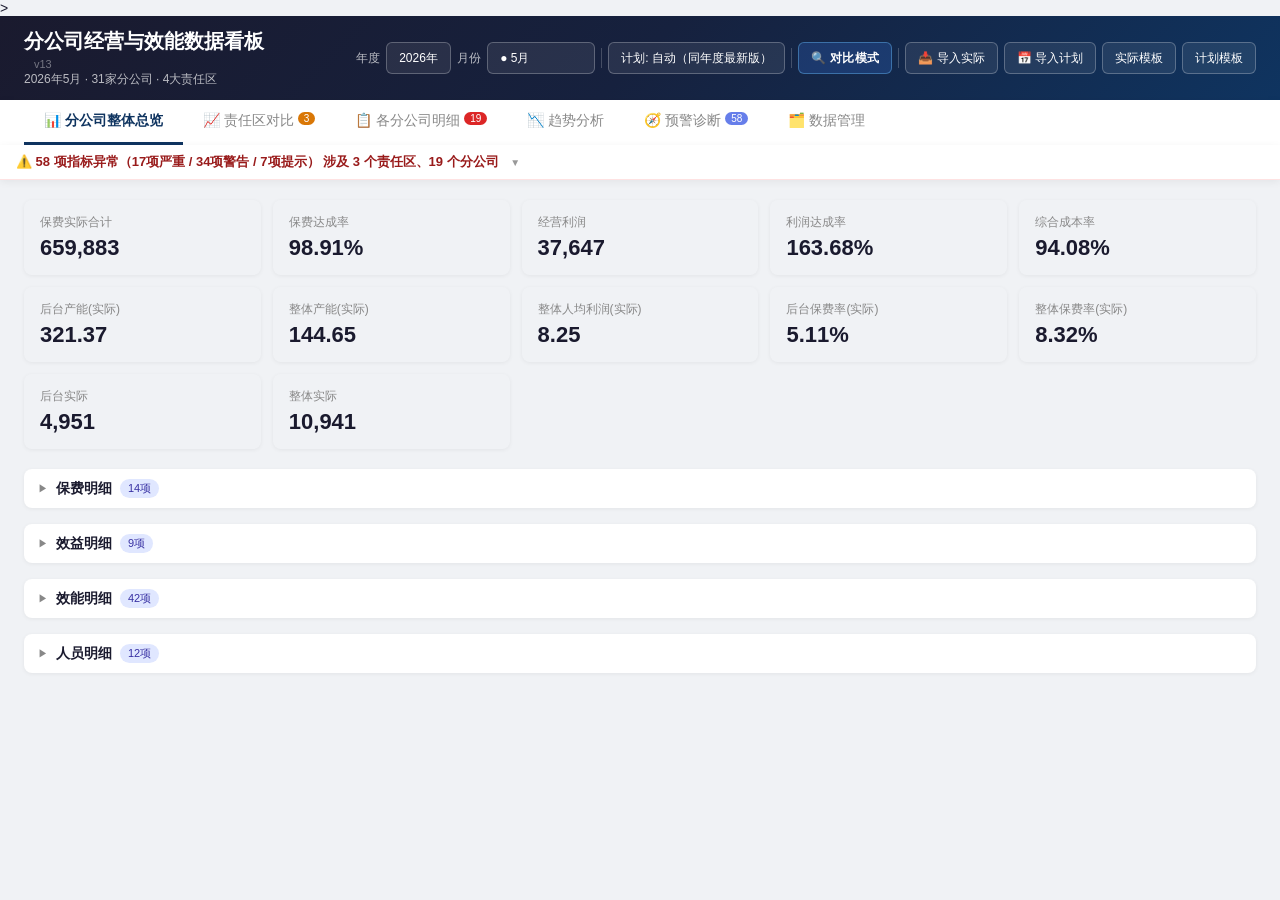
<file: index.html>
<!DOCTYPE html>
<html lang="zh-CN">
<head>
<meta charset="UTF-8"><meta http-equiv="Cache-Control" content="no-cache, no-store, must-revalidate"><meta http-equiv="Pragma" content="no-cache"><meta http-equiv="Expires" content="0"><meta name="viewport" content="width=device-width,initial-scale=1.0">
>
<title>分公司经营与效能数据看板 - 2026年4月</title>
<link rel="icon" href="data:,">
<link rel="stylesheet" href="dashboard-diagnosis.css?v=20260714-ai-retired">
<link rel="stylesheet" href="dashboard-publish.css?v=20260623">
<link rel="stylesheet" href="pages/unlock.css?v=20260623">
<script src="chart.umd.min.js"></script>
<script src="xlsx.full.min.js"></script>
<style>
:root{--bg:#f0f2f5;--card:#fff;--text:#1a1a2e;--muted:#888;--blue:#3b82f6;--green:#10b981;--red:#ef4444;--purple:#8b5cf6;--amber:#f59e0b}
*{margin:0;padding:0;box-sizing:border-box}
body{font-family:-apple-system,BlinkMacSystemFont,'PingFang SC','Microsoft YaHei',sans-serif;background:var(--bg);color:var(--text);font-size:14px}
.header{background:linear-gradient(135deg,#1a1a2e,#16213e,#0f3460);color:#fff;padding:12px 24px;display:flex;justify-content:space-between;align-items:center;flex-wrap:wrap;gap:8px}
.header h1{font-size:20px;font-weight:600}
.header .sub{font-size:12px;opacity:.7}
/* ── Toolbar System ── */
.toolbar{display:flex;align-items:center;gap:6px;flex-wrap:wrap;line-height:1}
.toolbar__group{display:inline-flex;align-items:center;gap:6px}
.toolbar__sep{width:1px;height:20px;background:rgba(255,255,255,.2);flex-shrink:0}
.toolbar label{font-size:12px;color:rgba(255,255,255,.7);white-space:nowrap}
/* Unified control: same height for button/a/label/select */
.toolbar button,
.toolbar .btn-file,
.toolbar .btn-dl,
.toolbar select{
  height:32px;
  padding:0 12px;
  border:1px solid rgba(255,255,255,.25);
  border-radius:6px;
  background:rgba(255,255,255,.08);
  color:#fff;
  font-size:12px;
  cursor:pointer;
  transition:background .15s,border-color .15s;
  display:inline-flex;
  align-items:center;
  justify-content:center;
  white-space:nowrap;
  line-height:1;
  text-decoration:none;
  box-sizing:border-box;
  font-family:inherit;
  appearance:none;
  -webkit-appearance:none
}
.toolbar button:hover,
.toolbar .btn-file:hover,
.toolbar .btn-dl:hover{
  background:rgba(255,255,255,.18);
  border-color:rgba(255,255,255,.4)
}
.toolbar select:hover{background:rgba(255,255,255,.2);border-color:rgba(255,255,255,.4)}
.toolbar select option{color:#1a1a2e;background:#fff}
/* Compare button accent */
#btnCompare{
  background:rgba(59,130,246,.22);
  border-color:rgba(99,179,237,.45);
  font-weight:600;
  letter-spacing:.3px
}
#btnCompare:hover{background:rgba(59,130,246,.35);border-color:rgba(147,197,253,.6)}
.toolbar input[type=file]{display:none}
.nav{display:flex;background:var(--card);padding:0 24px;box-shadow:0 2px 8px rgba(0,0,0,.06)}
.nav button{padding:12px 20px;border:none;background:none;font-size:14px;cursor:pointer;color:var(--muted);border-bottom:3px solid transparent}
.nav button:hover{color:var(--text)}
.nav button.active{color:#0f3460;border-bottom-color:#0f3460;font-weight:600}
.main{padding:20px 24px;max-width:1600px;margin:0 auto}
.tab{display:none}.tab.active{display:block;animation:fadeIn .25s ease}
@keyframes fadeIn{from{opacity:0;transform:translateY(4px)}to{opacity:1;transform:translateY(0)}}

.kpi-row{display:grid;grid-template-columns:repeat(auto-fill,minmax(200px,1fr));gap:12px;margin-bottom:20px}
.kpi-card{background:var(--card);border-radius:8px;padding:14px 16px;box-shadow:0 1px 4px rgba(0,0,0,.06);border-left:4px solid var(--blue)}
.kpi-card.c-green{border-left-color:var(--green)}.kpi-card.c-red{border-left-color:var(--red)}.kpi-card.c-purple{border-left-color:var(--purple)}.kpi-card.c-amber{border-left-color:var(--amber)}
.kpi-card .kl{font-size:12px;color:var(--muted);margin-bottom:4px}
.kpi-card .kv{font-size:22px;font-weight:700}

.section{margin-bottom:16px}
.sec-header{display:flex;align-items:center;gap:8px;padding:10px 14px;background:var(--card);border-radius:8px;cursor:pointer;box-shadow:0 1px 4px rgba(0,0,0,.06);user-select:none}
.sec-header:hover{background:#f8f9ff}
.sec-header .arrow{transition:.2s;font-size:10px;color:var(--muted)}
.sec-header.open .arrow{transform:rotate(90deg)}
h4.open .arrow{transform:rotate(90deg)}
.sec-header h3{font-size:14px;font-weight:600}
.sec-header .badge{font-size:11px;background:#e0e7ff;color:#3730a3;padding:2px 8px;border-radius:10px}
.sec-body{display:none;padding:12px 0}
.sec-body.open{display:block}
.sec-group{margin-bottom:10px}

.tbl-wrap{overflow-x:auto;background:var(--card);border-radius:8px;box-shadow:0 1px 4px rgba(0,0,0,.06);margin-bottom:12px;max-height:70vh;overflow-y:auto;background-image:linear-gradient(to right,var(--card) 30%,transparent),linear-gradient(to left,var(--card) 30%,transparent),radial-gradient(farthest-side at 0 50%,rgba(0,0,0,.12),transparent),radial-gradient(farthest-side at 100% 50%,rgba(0,0,0,.12),transparent);background-position:0 0,100% 0,0 0,100% 0;background-repeat:no-repeat;background-size:40px 100%,40px 100%,14px 100%,14px 100%;background-attachment:local,local,scroll,scroll}
.tbl-wrap table th{position:sticky;top:0;z-index:9;background:#f0f4ff}
.tbl-wrap table th:nth-child(1){left:0;z-index:8}
.tbl-wrap table td:nth-child(1){position:sticky;left:0;z-index:4;background:var(--card)}
.tbl-wrap tr:nth-child(even) td{background:#fafafa}
.tbl-wrap tr:nth-child(even) td:nth-child(1){background:#fafafa}
.tbl-wrap tr:nth-child(even) td:nth-child(2){background:#fafafa}
.tbl-wrap tr:nth-child(even) td:nth-child(3){background:#fafafa}
.tbl-wrap tr:hover td{background:#f0f4ff}
.tbl-wrap tr:hover td:nth-child(1){background:#f0f4ff}
.tbl-wrap tr:hover td:nth-child(2){background:#f0f4ff}
.tbl-wrap tr:hover td:nth-child(3){background:#f0f4ff}
table{width:100%;border-collapse:separate;border-spacing:0;font-size:12px}
th{text-align:left;padding:8px 10px;background:#f8f9fa;color:var(--muted);font-weight:600;border-bottom:2px solid #e5e7eb;white-space:nowrap}
td{padding:7px 10px;border-bottom:1px solid #f0f0f0;white-space:nowrap}
tr:hover td{background:#f8f9ff}
.num{text-align:right;font-variant-numeric:tabular-nums}
.hi-green{color:var(--green);font-weight:600}
.hi-red{color:var(--red);font-weight:600}
/* 责任区核心指标表 & 分公司明细表 & 分公司详情表 — 统一黑色字体 */
#branches-table .hi-green,#branches-table .hi-red,#regions-key-table .hi-green,#regions-key-table .hi-red,#branch-detail-view .hi-green,#branch-detail-view .hi-red{color:#1a1a2e!important;font-weight:400}
.computed{color:var(--muted);font-size:11px}

.chart-grid{display:grid;grid-template-columns:1fr 1fr;gap:16px;margin-bottom:12px}
.chart-grid.compare-mode{grid-template-columns:1fr;max-width:900px}
.chart-grid.compare-mode .chart-wrap{min-height:340px}
.chart-card{background:var(--card);border-radius:8px;padding:14px;box-shadow:0 1px 4px rgba(0,0,0,.06)}
.chart-card h4{font-size:12px;margin-bottom:10px;color:var(--muted);font-weight:600}
.chart-wrap{position:relative;min-height:260px}

.region-grid{display:grid;grid-template-columns:repeat(4,1fr);gap:12px;margin-bottom:16px}
.region-card{background:var(--card);border-radius:8px;padding:14px;box-shadow:0 1px 4px rgba(0,0,0,.06)}
.region-card h4{font-size:13px;margin-bottom:10px;padding-bottom:8px;border-bottom:2px solid var(--blue)}
.region-card .metric{display:flex;justify-content:space-between;padding:4px 0;font-size:12px;border-bottom:1px solid #f5f5f5}
.region-card .metric .mv{font-weight:600}

.search-bar{display:flex;gap:8px;margin-bottom:16px;align-items:center}
.search-bar input,.search-bar select{padding:6px 12px;border:1px solid #d1d5db;border-radius:6px;font-size:13px}
.search-bar input{width:200px}

.more-toggle{display:flex;align-items:center;gap:6px;padding:8px 0;cursor:pointer;color:var(--muted);font-size:12px;user-select:none}
.more-toggle:hover{color:var(--blue)}
.more-toggle .mt-arrow{transition:.2s;font-size:10px}
.more-toggle.open .mt-arrow{transform:rotate(90deg)}
.more-body{display:none}
.more-body.open{display:block}
.branch-charts{display:grid;grid-template-columns:repeat(auto-fit,minmax(320px,1fr));gap:14px}
.branch-charts .chart-card{background:var(--bg2);border-radius:10px;padding:14px 16px;border:1px solid var(--border);margin-bottom:0!important}
.branch-charts .chart-card h4{font-size:13px;margin:0 0 10px 0;color:var(--text);font-weight:600}
.branch-charts .chart-wrap{background:#fafbfc;border-radius:6px;padding:4px}

@media(max-width:1200px){.chart-grid{grid-template-columns:1fr}}
@media(max-width:1000px){.region-grid{grid-template-columns:repeat(2,1fr)}.kpi-row{grid-template-columns:repeat(3,1fr)}}
@media(max-width:600px){.region-grid{grid-template-columns:1fr}.kpi-row{grid-template-columns:repeat(2,1fr)}}

.month-bar{display:flex;align-items:center;gap:8px}
.month-bar select{padding:4px 10px;border:1px solid rgba(255,255,255,.3);border-radius:6px;background:rgba(255,255,255,.1);color:#fff;font-size:13px;cursor:pointer;outline:none}
.month-bar select option{color:#333;background:#fff}
.month-bar .btn-reset{padding:4px 10px;border:1px solid rgba(255,255,255,.15);border-radius:6px;background:transparent;color:rgba(255,255,255,.6);cursor:pointer;font-size:11px}
.month-bar .btn-reset:hover{color:#fff;border-color:rgba(255,255,255,.5)}

.plan-bar{display:flex;align-items:center;gap:6px}
.month-bar select#planSelect{padding:4px 8px;border:1px solid rgba(255,255,255,.2);border-radius:6px;background:rgba(255,255,255,.08);color:rgba(255,255,255,.7);font-size:12px;cursor:pointer;outline:none;max-width:180px}
.month-bar select#planSelect option{color:#333;background:#fff}

.btn-dl{display:inline-flex;align-items:center;justify-content:center;height:34px;padding:0 10px;background:rgba(255,255,255,.12);color:#fff;border:1px solid rgba(255,255,255,.2);border-radius:6px;font-size:12px;text-decoration:none;cursor:pointer;white-space:nowrap;line-height:1}.btn-dl:hover{background:rgba(255,255,255,.2)}

/* Branch Detail */
.breadcrumb{margin-bottom:16px;font-size:13px}
.breadcrumb a{color:var(--primary);cursor:pointer;text-decoration:none}
.breadcrumb a:hover{text-decoration:underline}
.branch-header{display:flex;align-items:center;gap:12px;margin-bottom:20px}
.branch-header h2{margin:0;font-size:22px}
.badge-rank{display:inline-block;padding:2px 8px;border-radius:10px;font-size:12px;font-weight:600}
.badge-rank.top{background:#d4edda;color:#155724}
.badge-rank.mid{background:#fff3cd;color:#856404}
.badge-rank.low{background:#f8d7da;color:#721c24}
.back-btn{display:inline-flex;align-items:center;gap:4px;padding:6px 14px;border:none;border-radius:6px;background:var(--bg2);color:var(--text);cursor:pointer;font-size:13px;margin-bottom:16px}
.back-btn:hover{background:var(--border)}
.kpi-cards{display:grid;grid-template-columns:repeat(auto-fit,minmax(220px,1fr));gap:12px;margin-bottom:20px}
.kpi-card{background:var(--bg2);border-radius:8px;padding:14px 16px;border-left:3px solid var(--primary)}
.kpi-card h4{font-size:12px;color:var(--text2);margin:0 0 8px 0}
.kpi-card .val{font-size:24px;font-weight:700;margin-bottom:4px}
.kpi-card .avg{font-size:12px;color:var(--text2);margin-bottom:6px}
.kpi-card .diff{font-size:12px;margin-bottom:4px}
.kpi-card .rank{font-size:11px;color:var(--text2)}
.diff-up{color:#16a34a}
.diff-down{color:#dc2626}
.rank-bar{display:flex;align-items:center;gap:6px}
.rank-bar .bar-track{flex:1;height:4px;background:var(--border);border-radius:2px;overflow:hidden}
.rank-bar .bar-fill{height:100%;border-radius:2px;transition:width .3s}
.col-rank{width:60px;text-align:center}
.clickable-row{cursor:pointer;transition:background .15s}
.clickable-row:hover{background:rgba(59,130,246,.06)}


.sortable{cursor:pointer;user-select:none;white-space:nowrap}
.sortable:hover{background:rgba(59,130,246,.08)}
.mt-arrow{display:inline-block;font-size:10px;transition:transform .2s}
.more-toggle.open .mt-arrow{transform:rotate(90deg)}


.toast{position:fixed;top:20px;left:50%;transform:translateX(-50%);z-index:10000;padding:10px 24px;border-radius:8px;font-size:13px;font-weight:600;box-shadow:0 4px 20px rgba(0,0,0,.15);animation:toastIn .3s ease,toastOut .3s ease 2.5s forwards;pointer-events:none}
.toast-success{background:#d4edda;color:#155724;border:1px solid #c3e6cb}
.toast-error{background:#f8d7da;color:#721c24;border:1px solid #f5c6cb}
.toast-info{background:#d1ecf1;color:#0c5460;border:1px solid #bee5eb}
@keyframes toastIn{from{opacity:0;transform:translateX(-50%) translateY(-20px)}to{opacity:1;transform:translateX(-50%) translateY(0)}}
@keyframes toastOut{from{opacity:1}to{opacity:0;transform:translateX(-50%) translateY(-10px)}}

/* Data management */
.data-year{margin-bottom:24px}
.data-year h3{font-size:15px;margin-bottom:10px;color:#1a1a2e}
.month-grid{display:grid;grid-template-columns:repeat(12,1fr);gap:8px;margin-bottom:8px}
.month-cell{background:var(--card);border-radius:6px;padding:10px 8px;text-align:center;font-size:11px;box-shadow:0 1px 3px rgba(0,0,0,.04);cursor:default;transition:.15s}
.month-cell.has-data{background:#e8f5e9;border:1px solid #a5d6a7;color:#2e7d32;font-weight:600}
.month-cell.no-data{background:#fafafa;border:1px dashed #e0e0e0;color:#bbb}
.month-cell:hover{transform:translateY(-1px);box-shadow:0 3px 8px rgba(0,0,0,.08)}
.month-cell .mon{font-size:18px;font-weight:700;display:block;margin-bottom:2px}
.month-cell .yr{font-size:10px;opacity:.6}
.plan-list{display:flex;flex-wrap:wrap;gap:8px;margin-bottom:8px}
.plan-card{background:var(--card);border-radius:8px;padding:10px 14px;box-shadow:0 1px 3px rgba(0,0,0,.04);display:flex;align-items:center;gap:10px;font-size:12px}
.plan-card .vers{font-weight:600;color:#0f3460;font-size:14px}
.plan-card .info{color:var(--muted);font-size:11px}
.plan-card .plan-actions{margin-left:auto;display:flex;gap:4px}
.data-section{margin-bottom:20px}
.data-section h4{font-size:13px;color:var(--muted);margin-bottom:8px;text-transform:uppercase;letter-spacing:.5px}
.data-actions{display:flex;gap:8px;margin-top:16px;flex-wrap:wrap}
.btn-sm{padding:4px 10px;font-size:11px;border-radius:4px;border:1px solid #ddd;background:#fff;cursor:pointer;transition:.15s}
.btn-sm:hover{background:#f5f5f5}
.btn-sm.danger{color:#c62828;border-color:#ef9a9a}
.btn-sm.danger:hover{background:#ffebee}
.btn-sm.warn{color:#e65100;border-color:#ffcc80}
.btn-sm.warn:hover{background:#fff3e0}
.data-management-subtab.active{background:#1d4ed8;color:#fff;border-color:#1d4ed8;font-weight:700}
.data-management-subtab.active:hover{background:#1e40af}
.trend-show-btn{padding:6px 16px;border:1px solid #2563eb;border-radius:6px;background:#2563eb;color:#fff;cursor:pointer;font-size:12px;font-weight:600;transition:.15s}
.trend-show-btn:hover{background:#1d4ed8;border-color:#1d4ed8}
.trend-show-btn:focus-visible{outline:2px solid #93c5fd;outline-offset:2px}
.trend-summary{margin-top:12px;padding:12px 14px;border-left:3px solid #2563eb;border-radius:6px;background:#f5f8ff;color:var(--text);font-size:12px;line-height:1.7}
.trend-summary strong{color:#1d4ed8}
.import-time{font-size:10px;color:var(--muted)}

/* KPI card delta badge */
.kpi-delta{font-size:10px;margin-top:4px;padding:2px 6px;border-radius:4px;background:rgba(0,0,0,.04);display:inline-block}
/* Compare column styling */
.cmp-hdr{background:#e8f0fe!important;color:#1e40af;font-weight:600}
.cmp-data{color:#666;background:rgba(59,130,246,.04)}
.cmp-delta{font-variant-numeric:tabular-nums}
/* Overview section row highlight in compare mode */
:root{--cmp-bg:rgba(239,246,255,.5)}
tr:nth-child(even) .cmp-delta{background:rgba(239,246,255,.6)!important}
tr:nth-child(even) .cmp-data{background:rgba(59,130,246,.06)!important}
/* Chart grid in compare mode — increased spacing */
.chart-grid.compare-mode .chart-wrap{min-height:420px;margin-bottom:24px}
.chart-grid.compare-mode .chart-card{padding:14px 18px}
.chart-grid.compare-mode canvas{max-height:380px}
/* Branches table compare column — warm highlight */
td.cmp-delta{transition:background .2s}
.tbl-wrap tbody tr:hover td.cmp-delta{background:#fef3c7!important}
.alert-bar{position:sticky;top:0;z-index:100;background:#fff;border-bottom:1px solid #fee2e2;box-shadow:0 2px 8px rgba(0,0,0,.06)}.alert-bar .alert-summary{padding:8px 16px;color:#991b1b;user-select:none}.alert-bar .alert-detail{padding:0 16px 8px}.alert-bar .alert-toggle{font-size:10px;margin-left:8px;color:#999}.alert-item{transition:background .2s}.alert-item:hover{filter:brightness(.97)}
/* Export tab */
.exp-section{background:var(--card);border-radius:8px;padding:16px 20px;margin-bottom:16px;box-shadow:0 1px 4px rgba(0,0,0,.06)}
.exp-section h3{font-size:14px;color:#1e3a5f;margin-bottom:10px}
.exp-check{display:inline-flex;align-items:center;gap:4px;font-size:12px;padding:3px 8px;border:1px solid #e5e7eb;border-radius:6px;margin:2px 4px 2px 0;cursor:pointer;white-space:nowrap;user-select:none;transition:.15s}
.exp-check:hover{border-color:var(--blue);background:#eff6ff}
.exp-check input[type=checkbox]{accent-color:var(--blue)}
.exp-sel-all{padding:2px 10px;border:1px solid #d1d5db;border-radius:4px;background:#f9fafb;cursor:pointer;font-size:11px;color:#6b7280;margin-right:4px;transition:.15s}
.exp-sel-all:hover{background:#e5e7eb;color:#374151}
.exp-sel-card{padding:1px 8px;font-size:10px;border:1px solid rgba(0,0,0,.12);border-radius:3px;background:rgba(255,255,255,.7);cursor:pointer;transition:.15s}
.exp-sel-card:hover{background:#fff;border-color:rgba(0,0,0,.25)}
.exp-check-card:hover{background:rgba(255,255,255,.6) !important}
.exp-btn-primary{padding:8px 20px;background:var(--blue);color:#fff;border:none;border-radius:6px;cursor:pointer;font-weight:600;transition:.2s}
.exp-btn-primary:hover{filter:brightness(1.1)}
.exp-branch-label{min-width:110px}

/* ========== 移动端适配 ========== */
@media(max-width:768px){
  /* ── Header & Toolbar ── */
  .header{padding:10px 12px;flex-direction:column;align-items:flex-start}
  .header h1{font-size:16px}
  .header .sub{font-size:10px;display:block;margin-top:2px}
  .toolbar{gap:4px}
  .toolbar__group{gap:4px}
  .toolbar button,.toolbar .btn-file,.toolbar .btn-dl,.toolbar select{height:28px;padding:0 8px;font-size:11px;border-radius:4px}
  .toolbar label{font-size:11px}
  .toolbar__sep{height:16px}

  /* ── Compare bar ── */
  #compareBar{flex-wrap:wrap;padding:6px 10px;gap:4px;font-size:11px}
  #compareBar select{padding:2px 6px;font-size:10px}
  #compareBar button{padding:2px 6px;font-size:10px}

  /* ── Navigation ── */
  .nav{padding:0 8px;overflow-x:auto;-webkit-overflow-scrolling:touch}
  .nav button{padding:8px 10px;font-size:11px;white-space:nowrap;flex-shrink:0}

  /* ── Main content ── */
  .main{padding:12px 8px}

  /* ── KPI cards ── */
  .kpi-row{grid-template-columns:1fr 1fr;gap:8px}
  .kpi-card{padding:10px 12px}
  .kpi-card .kv{font-size:18px}
  .kpi-card .kl{font-size:10px}

  /* ── Section headers ── */
  .sec-header{padding:8px 10px}
  .sec-header h3{font-size:12px}

  /* ── Region grid ── */
  .region-grid{grid-template-columns:1fr;gap:8px}
  .region-card{padding:10px 12px}
  .region-card h4{font-size:11px}
  .region-card .metric{font-size:10px}

  /* ── Chart grid ── */
  .chart-grid{grid-template-columns:1fr;gap:10px}
  .chart-card{padding:8px 10px}
  .chart-card h4{font-size:11px}
  .chart-wrap{min-height:200px}
  .chart-grid.compare-mode .chart-wrap{min-height:240px}

  /* ── Branch search ── */
  .search-bar{flex-wrap:wrap;gap:4px}
  .search-bar input{width:100%}
  .search-bar select{font-size:11px;padding:4px 8px}

  /* ── Branch table ── */
  .tbl-wrap{max-height:55vh;font-size:10px}
  .tbl-wrap table{font-size:10px}
  .tbl-wrap th,.tbl-wrap td{padding:5px 6px}
  /* ── Branch detail ── */
  .branch-header{flex-wrap:wrap;gap:6px}
  .branch-header h2{font-size:16px}
  .kpi-cards{grid-template-columns:1fr 1fr;gap:8px}
  .kpi-card .val{font-size:18px}
  .branch-charts{grid-template-columns:1fr}

  /* ── Trend section ── */
  #trend-chart-wrap{height:220px}

  /* ── Data management ── */
  .data-year h3{font-size:13px}
  .month-grid{grid-template-columns:repeat(6,1fr);gap:4px}
  .month-cell{padding:6px 4px;font-size:9px}
  .month-cell .mon{font-size:14px}
  .plan-card{width:100%}

  /* ── Export tab ── */
  .exp-section{padding:10px 12px;margin-bottom:10px}
  .exp-section h3{font-size:12px}
  .exp-check{padding:2px 6px;font-size:10px}
  .exp-sel-all{padding:1px 6px;font-size:9px}
  .exp-btn-primary{padding:6px 14px;font-size:13px;width:100%}

  /* ── Alert bar ── */
  .alert-bar .alert-summary{padding:6px 10px;font-size:11px}
  .alert-bar .alert-detail{padding:0 10px 6px;font-size:10px}

  /* ── Breadcrumb ── */
  .breadcrumb{font-size:11px}

  /* ── Toast ── */
  .toast{font-size:11px;padding:8px 16px}
}

@media(max-width:480px){
  .kpi-row{grid-template-columns:1fr}
  .kpi-cards{grid-template-columns:1fr}
  .month-grid{grid-template-columns:repeat(3,1fr)}
  .nav button{font-size:10px;padding:6px 8px}
  .header h1{font-size:14px}
  .toolbar button,.toolbar .btn-file,.toolbar .btn-dl,.toolbar select{font-size:9px;height:26px;padding:0 6px}
}
.share-banner{display:none;align-items:center;gap:18px;flex-wrap:wrap;padding:10px 24px;background:#eff6ff;border-bottom:1px solid #bfdbfe;color:#1e3a8a;font-size:12px}
.share-banner .share-badge{font-weight:700;background:#2563eb;color:#fff;padding:4px 10px;border-radius:999px}
.share-banner span b{color:#1e40af;margin-left:4px}
.share-empty{max-width:620px;margin:80px auto;padding:40px;text-align:center;background:#fff;border:1px solid #dbeafe;border-radius:14px;box-shadow:0 8px 30px rgba(30,64,175,.08)}
.share-empty-icon{font-size:44px;margin-bottom:12px}.share-empty h2{font-size:20px;margin-bottom:10px}.share-empty p{color:#475569;margin-bottom:8px}.share-empty small{color:#94a3b8}
.share-mode .toolbar [data-share-restricted]{display:none!important}</style>
</head>
<body>
<div class="header">
<div><h1>分公司经营与效能数据看板</h1><span style="font-size:11px;color:rgba(255,255,255,.4);margin-left:10px">v13</span><div class="sub"><span id="monthLabel"></span><span id="headerComparePeriodLabel" style="display:none;font-size:11px;color:rgba(147,197,253,.9);margin-left:6px"></span><span> · 31家分公司 · 4大责任区</span></div></div>

<div class="toolbar"><div class="toolbar__group"><label>年度</label><select id="yearSelect" onchange="setDataYear(this.value)"></select><label>月份</label><select id="dataMonth" onchange="setDataMonth(this.value)"><option value="1">1月</option><option value="2">2月</option><option value="3">3月</option><option value="4" selected>4月</option><option value="5">5月</option><option value="6">6月</option><option value="7">7月</option><option value="8">8月</option><option value="9">9月</option><option value="10">10月</option><option value="11">11月</option><option value="12">12月</option></select></div><span class="toolbar__sep"></span><div class="toolbar__group"><select id="planSelect" onchange="switchPlan(this.value)" title="选择计划版本"><option value="auto" selected>计划: 自动</option></select></div><span class="toolbar__sep"></span><div class="toolbar__group"><button id="btnCompare">🔍 对比模式</button></div><span class="toolbar__sep"></span><div class="toolbar__group"><button class="btn" data-share-restricted onclick="document.getElementById('actualFileInput').click()">📥 导入实际</button>
<button class="btn" data-share-restricted onclick="document.getElementById('planFileInput').click()">📅 导入计划</button>
<a href="安效能_实际数据导入模板.xlsx" download class="btn-dl" data-share-restricted>实际模板</a>
<a href="安效能_计划数据导入模板.xlsx" download class="btn-dl" data-share-restricted>计划模板</a>
</div></div>
</div></div>
</div>
<div id="shareBanner" class="share-banner"><span class="share-badge">只读分享</span><span>数据周期 <b id="sharePeriod">—</b></span><span>数据版本 <b id="shareVersion">—</b></span><span>发布时间 <b id="sharePublishedAt">—</b></span><span>分享模式 <b id="shareModeLabel">—</b></span></div>
<div id="statusBar" style="display:none;background:rgba(76,175,80,.2);color:#4caf50;padding:4px 16px;font-size:12px;text-align:center"></div>
<input type="file" id="actualFileInput" data-share-restricted accept=".xlsx,.xls" multiple onchange="toast('正在导入实际数据...','info');importExcel(this)" style="position:absolute;width:1px;height:1px;opacity:0;overflow:hidden">
<input type="file" id="planFileInput" data-share-restricted accept=".xlsx,.xls" multiple onchange="toast('正在导入计划数据...','info');importPlanExcel(this)" style="position:absolute;width:1px;height:1px;opacity:0;overflow:hidden">

<div id="compareBar" style="display:none;background:rgba(59,130,246,.08);border-bottom:1px solid rgba(59,130,246,.15);padding:6px 24px;align-items:center;gap:6px"><span style="font-size:12px;color:rgba(59,130,246,.9);font-weight:600;margin-right:4px">🔍 对比期</span><select id="compareYear" onchange="refreshCompareMonths();setComparePeriod()" style="padding:3px 8px;font-size:12px;border:1px solid rgba(59,130,246,.3);border-radius:4px;background:#fff;margin-right:2px"></select><span style="font-size:12px;color:#666">年</span><select id="compareMonth" onchange="setComparePeriod()" style="padding:3px 8px;font-size:12px;border:1px solid rgba(59,130,246,.3);border-radius:4px;background:#fff"></select><span style="font-size:12px;color:#666">月</span><button class="btn-sm" onclick="quickCompare('prevMonth')" style="margin-left:8px;color:#2563eb;border-color:#93c5fd;font-size:11px;padding:3px 8px">vs 上月</button><button class="btn-sm" onclick="quickCompare('prevYear')" style="color:#7c3aed;border-color:#c4b5fd;font-size:11px;padding:3px 8px">vs 去年同期</button><span id="barComparePeriodLabel" style="font-size:11px;color:rgba(59,130,246,.6);margin-left:6px"></span></div>

<div class="nav">
<button class="active" onclick="switchTab('overview')">📊 分公司整体总览</button>
<button onclick="switchTab('regions')">📈 责任区对比<span id="regions-badge" style="display:none;background:#dc2626;color:#fff;border-radius:10px;padding:1px 6px;font-size:10px;margin-left:4px;vertical-align:top">0</span></button>
<button onclick="switchTab('branches')">📋 各分公司明细<span id="branches-badge" style="display:none;background:#dc2626;color:#fff;border-radius:10px;padding:1px 6px;font-size:10px;margin-left:4px;vertical-align:top">0</span></button>

<button onclick="switchTab('trend')">📉 趋势分析</button>
<button data-share-ai onclick="switchTab('ai')">🧭 预警诊断<span id="ai-badge" style="display:none;background:#667eea;color:#fff;border-radius:10px;padding:1px 6px;font-size:10px;margin-left:4px;vertical-align:top">0</span></button>
<button onclick="switchTab('data-management')">🗂️ 数据管理</button>
</div>
<div id="alert-bar" class="alert-bar" style="display:none"></div>
<style>.alert-detail{max-height:60vh;overflow-y:auto;padding:4px 0}.alert-summary:hover{opacity:.85}
.tbl-wrap td.cmp-col{position:relative;z-index:0}
/* s0/s1/s2/s3 冻结列 — 依赖 table-layout:fixed + JS 动态设宽 */
.tbl-wrap .s0{position:sticky;left:0;z-index:8}
.tbl-wrap .s1{position:sticky;z-index:7}
.tbl-wrap .s2{position:sticky;z-index:7;box-shadow:4px 0 8px rgba(0,0,0,.08)}
</style>
<div class="main">
<div id="tab-overview" class="tab active"><div id="overview-kpi" class="kpi-row"></div><div id="overview-sections"></div></div>
<div id="tab-regions" class="tab"><div id="regions-kpi" class="region-grid"></div><div id="regions-key-table"></div><div id="regions-charts"></div><div id="regions-detail"></div></div>
<div id="tab-data-management" class="tab">
<div class="data-management-subtabs" style="display:flex;gap:8px;flex-wrap:wrap;margin-bottom:14px">
<button class="btn-sm data-management-subtab active" data-dm-tab="report" onclick="switchDataManagementTab('report')">🔎 数据查询</button>
<button class="btn-sm data-management-subtab" data-share-restricted data-dm-tab="data" onclick="switchDataManagementTab('data')">⚙️ 预警规则</button>
<button class="btn-sm data-management-subtab" data-dm-tab="guide" onclick="switchDataManagementTab('guide')">📖 指标说明</button>
<button class="btn-sm data-management-subtab" data-share-export data-dm-tab="export" onclick="switchDataManagementTab('export')">📥 数据导出（测试）</button>
</div>
<div id="data-management-pane-report" class="data-management-pane active"><div id="tab-report"></div></div>
<div id="data-management-pane-data" class="data-management-pane" data-share-restricted style="display:none"><div id="tab-data"><div id="data-panel"></div></div></div>
<div id="data-management-pane-guide" class="data-management-pane" style="display:none"><div id="tab-guide"></div></div>
<div id="data-management-pane-export" class="data-management-pane" data-share-export style="display:none"><div id="tab-export"></div></div>
</div>
<div id="tab-branches" class="tab">
<div id="branches-list-view"><div class="search-bar"><input type="text" id="branchSearch" placeholder="搜索分公司..." oninput="renderBranches()"><select id="branchGroup" onchange="renderBranches();if(window.App&&App.isCompareMode&&typeof applyCompareMode==='function')applyCompareMode()"><option value="all">全部指标</option><option value="保费">保费类</option><option value="效益">效益类</option><option value="效能">效能类</option><option value="人员">人员类</option></select><select id="branchRegion" onchange="renderBranches();if(window.App&&App.isCompareMode&&typeof applyCompareMode==='function')applyCompareMode()"><option value="all">全部责任区</option><option value="第一责任区">第一责任区</option><option value="第二责任区">第二责任区</option><option value="第三责任区">第三责任区</option><option value="第四责任区">第四责任区</option></select><span class="hint-text" style="font-size:11px;color:var(--text2);margin-left:8px">点击分公司行查看详情与排名</span></div><div id="branches-table" class="tbl-wrap"></div></div>
<div id="branch-detail-view" style="display:none"><button class="back-btn" onclick="hideBranchDetail()">← 返回分公司列表</button><div id="branch-detail-content"></div></div>

</div>
<div id="tab-ai" class="tab"><div id="ai-content"></div></div>
<div id="tab-trend" class="tab"></div>
<div id="tab-report" class="tab"></div>

</div>
<div id="pagesUnlockRoot"></div>
<script src="pages/crypto.js?v=20260623"></script>
<script src="pages/unlock.js?v=20260623"></script>
<script src="dashboard-data.js?v=20260623"></script>
<script src="dashboard-share.js?v=20260623"></script>
<script src="dashboard-config.js?v=20260623"></script>
<script src="dashboard-compute.js?v=20260623"></script>
<script src="dashboard-metric-catalog.js?v=20260715-task2"></script>
<script src="dashboard-metrics.js?v=20260623"></script>
<script src="dashboard-charts.js?v=202606232050"></script>
<script src="dashboard-render.js?v=20260717-warning-rules-v3"></script>
<script src="dashboard-alerts.js?v=20260717-warning-rules-title"></script>
<script src="dashboard-export.js?v=20260623"></script>
<script src="dashboard-publish.js?v=20260623"></script>
<script src="ai-client.js?v=20260626"></script>
<script src="dashboard-ai-engine.js?v=20260627-ai8"></script>
<script src="dashboard-metric-dictionary.js?v=20260710-search-v2"></script>
<script src="dashboard-query-intent.js?v=20260710-search-v2"></script>
<script src="dashboard-search.js?v=20260714-data-query"></script>
<script src="dashboard-report.js?v=20260714-data-query"></script>
<script src="dashboard-ai.js?v=20260717-warning-diagnosis-label"></script>
<script src="dashboard-diagnosis-index.js?v=20260708-step1"></script>
<script src="dashboard-agent.js?v=20260623"></script>
<script src="dashboard-diagnosis.js?v=20260714-ai-retired"></script>
<script src="dashboard-remediation.js?v=20260623"></script>
<script src="dashboard-trend.js?v=20260629-annual-dec"></script>
<script src="dashboard-main.js?v=20260717-data-management-tabs"></script>
</body>
</html>
</file>
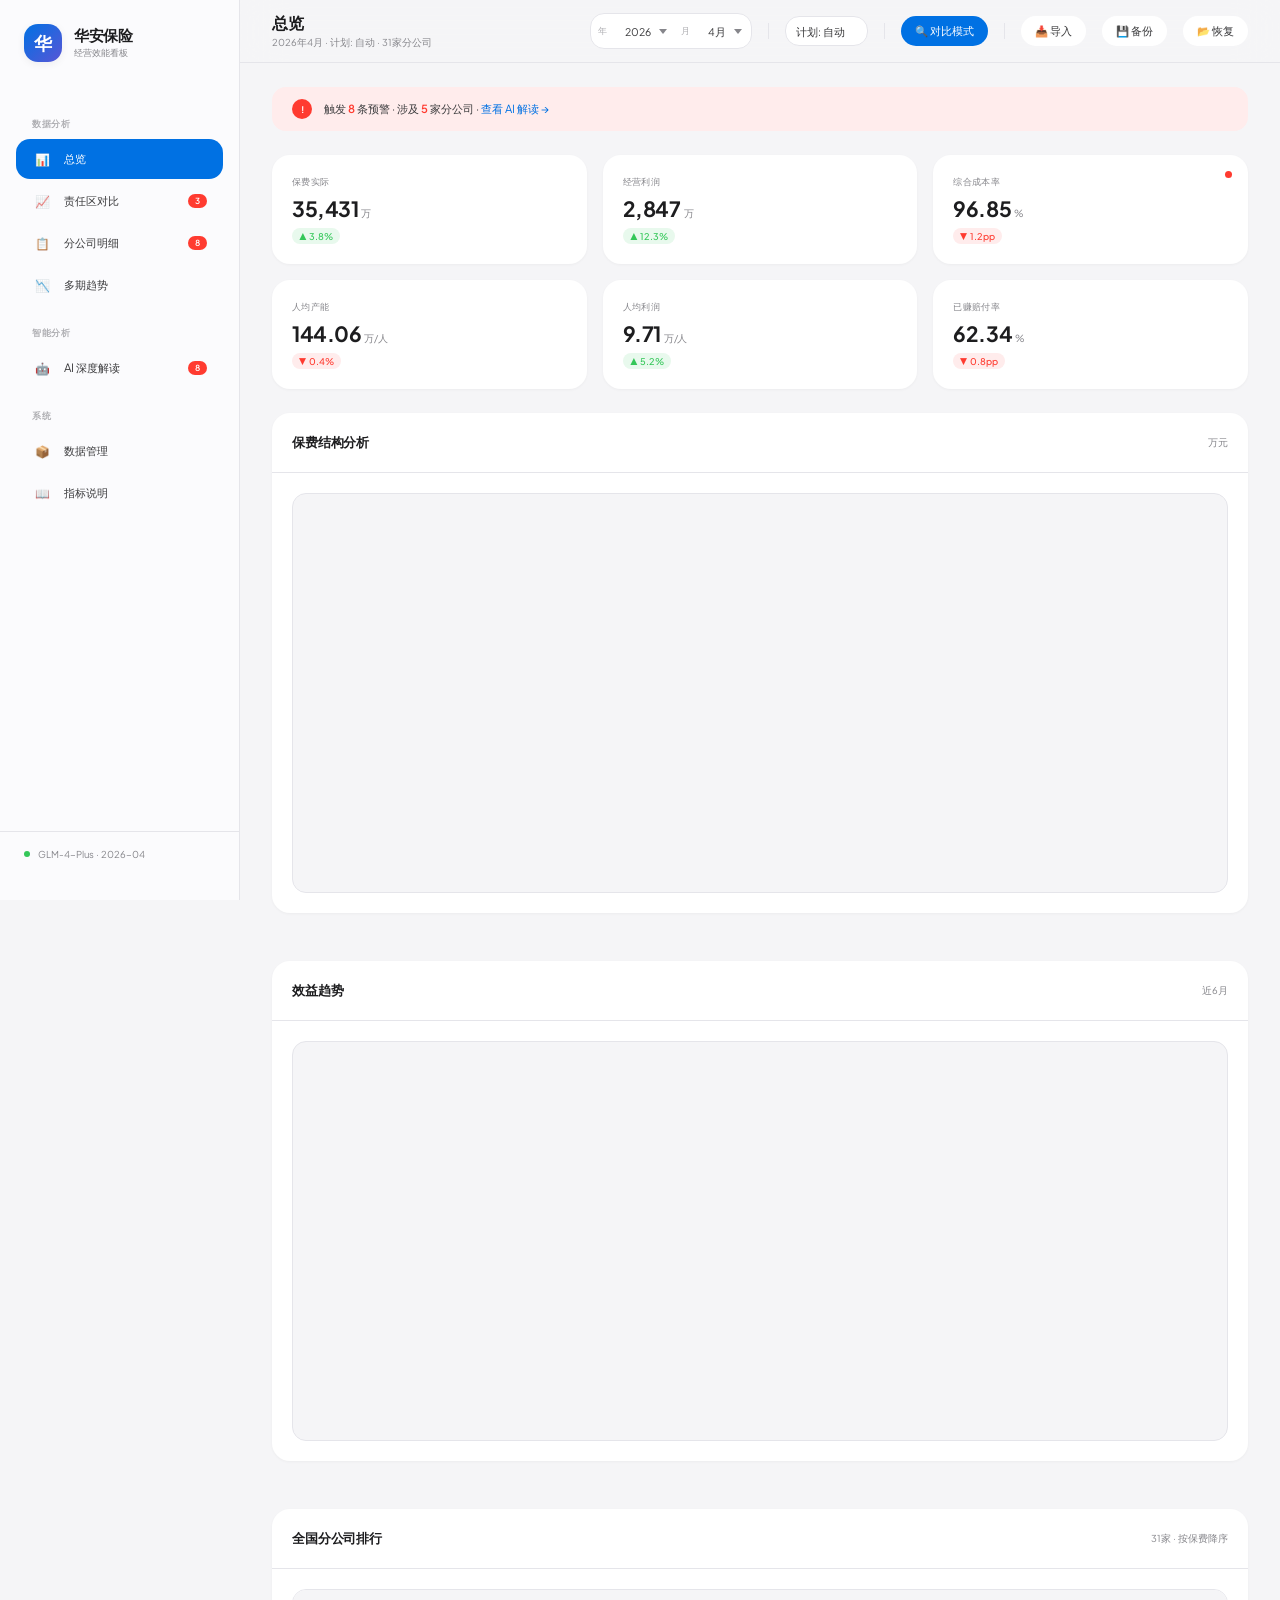
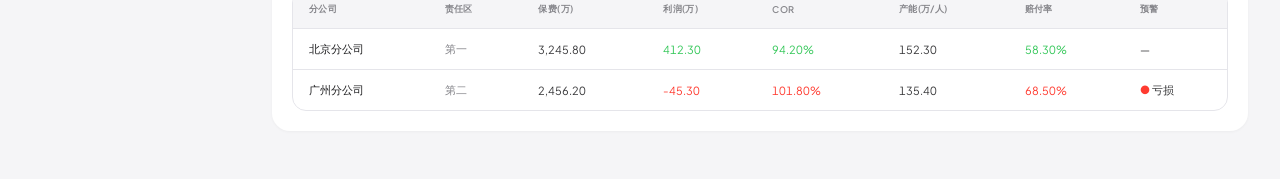
<file: ui_demo_apple.html>
<!DOCTYPE html>
<html lang="zh-CN">
<head>
<meta charset="UTF-8">
<meta name="viewport" content="width=device-width,initial-scale=1.0">
<title>安效能数据看板 — Apple Minimal Demo</title>
<link rel="icon" href="data:,">
<style>
@import url('https://fonts.googleapis.com/css2?family=Plus+Jakarta+Sans:wght@300;400;500;600;700&display=swap');

:root {
  /* ── Apple-inspired Light Palette ── */
  --bg:#f5f5f7;
  --bg-card:#ffffff;
  --bg-card-hover:#fafafa;
  --bg-sidebar:#fbfbfd;
  --bg-hover:#f0f0f3;
  --border:#e5e5ea;
  --border-hi:#d1d1d6;
  --text-0:#1d1d1f;
  --text-1:#3a3a3c;
  --text-2:#86868b;
  --text-3:#aeaeb2;
  /* Accents — Apple system colors */
  --blue:#0071e3;
  --blue-bg:#e8f1fe;
  --green:#34c759;
  --green-bg:#e8f9ed;
  --red:#ff3b30;
  --red-bg:#ffecec;
  --orange:#ff9500;
  --orange-bg:#fff5e6;
  --purple:#af52de;
  --purple-bg:#f5ecfd;
  --teal:#5ac8fa;
  --teal-bg:#e9f8fe;
  --indigo:#5856d6;
  --indigo-bg:#ebeaf9;
  /* Typography */
  --f:'Plus Jakarta Sans',-apple-system,BlinkMacSystemFont,'PingFang SC','Microsoft YaHei',sans-serif;
  /* Spacing */
  --s1:4px;--s2:8px;--s3:12px;--s4:16px;--s5:20px;--s6:24px;--s7:32px;--s8:40px;
  /* Radius — Apple uses generous rounding */
  --r1:6px;--r2:10px;--r3:14px;--r4:18px;--r5:22px;
  /* Shadows — subtle, layered */
  --sh1:0 1px 3px rgba(0,0,0,.04);
  --sh2:0 2px 8px rgba(0,0,0,.06);
  --sh3:0 4px 16px rgba(0,0,0,.08);
  --sh4:0 8px 32px rgba(0,0,0,.1);
}
*,*::before,*::after{box-sizing:border-box;margin:0;padding:0}
html{font-size:14px;-webkit-font-smoothing:antialiased;text-rendering:optimizeLegibility}
body{font-family:var(--f);background:var(--bg);color:var(--text-1);min-height:100vh;overflow-x:hidden}

/* ══ LAYOUT ══ */
.app{display:flex;min-height:100vh}
.sidebar{
  width:240px;flex-shrink:0;position:fixed;top:0;bottom:0;left:0;z-index:50;
  background:var(--bg-sidebar);border-right:1px solid var(--border);
  display:flex;flex-direction:column;padding:var(--s6) 0;
}
.main{flex:1;margin-left:240px;display:flex;flex-direction:column;min-height:100vh}

/* ══ SIDEBAR ══ */
.sb-brand{padding:0 var(--s6) var(--s5);margin-bottom:var(--s4)}
.sb-logo{display:flex;align-items:center;gap:var(--s3)}
.sb-logo-mark{
  width:38px;height:38px;border-radius:var(--r3);
  background:linear-gradient(135deg,var(--blue),var(--indigo));
  display:flex;align-items:center;justify-content:center;
  color:#fff;font-size:18px;font-weight:600;
  box-shadow:var(--sh2);
}
.sb-logo-text{font-size:1.05rem;font-weight:600;color:var(--text-0);letter-spacing:-.02em}
.sb-logo-sub{font-size:.65rem;color:var(--text-2);margin-top:1px}
.sb-nav{flex:1;padding:0 var(--s4);overflow-y:auto}
.sb-nav::-webkit-scrollbar{width:0}
.sb-label{font-size:.62rem;color:var(--text-3);text-transform:uppercase;letter-spacing:.08em;padding:var(--s5) var(--s4) var(--s2);font-weight:600}
.sb-item{
  display:flex;align-items:center;gap:var(--s3);padding:var(--s3) var(--s4);
  border-radius:var(--r3);color:var(--text-1);font-size:.82rem;cursor:pointer;
  transition:all .2s ease;margin-bottom:2px;font-weight:400;
}
.sb-item:hover{background:var(--bg-hover)}
.sb-item.active{background:var(--blue);color:#fff;font-weight:500}
.sb-item-icon{width:20px;text-align:center;font-size:.85rem;flex-shrink:0}
.sb-badge{margin-left:auto;background:var(--red);color:#fff;border-radius:10px;padding:1px 7px;font-size:.6rem;font-weight:600;line-height:1.4}
.sb-item.active .sb-badge{background:rgba(255,255,255,.3)}
.sb-footer{padding:var(--s4) var(--s6);border-top:1px solid var(--border)}
.sb-status{display:flex;align-items:center;gap:var(--s2);font-size:.68rem;color:var(--text-2)}
.sb-dot{width:6px;height:6px;border-radius:50%;background:var(--green)}

/* ══ TOPBAR ══ */
.topbar{
  background:rgba(245,245,247,.72);backdrop-filter:blur(20px);-webkit-backdrop-filter:blur(20px);
  border-bottom:1px solid var(--border);padding:var(--s3) var(--s7);
  display:flex;align-items:center;gap:var(--s4);position:sticky;top:0;z-index:40;
}
.tb-title{font-size:1.15rem;font-weight:600;color:var(--text-0);letter-spacing:-.02em}
.tb-sub{font-size:.68rem;color:var(--text-2);margin-top:1px}
.tb-spacer{flex:1}
.tb-group{display:inline-flex;align-items:center;gap:var(--s1);padding:3px;background:var(--bg-card);border:1px solid var(--border);border-radius:var(--r3)}
.tb-lbl{font-size:.62rem;color:var(--text-3);padding:0 4px;font-weight:500}
.tb-sel{
  height:28px;padding:0 22px 0 10px;border:none;border-radius:var(--r1);
  background:transparent;color:var(--text-1);font-size:.75rem;cursor:pointer;
  appearance:none;-webkit-appearance:none;font-family:var(--f);
  background-image:url("data:image/svg+xml,%3Csvg xmlns='http://www.w3.org/2000/svg' width='8' height='5' viewBox='0 0 8 5'%3E%3Cpath fill='%2386868b' d='M0 0l4 5 4-5z'/%3E%3C/svg%3E");
  background-repeat:no-repeat;background-position:right 6px center;
}
.tb-sel option{color:var(--text-0)}
.tb-btn{
  height:30px;padding:0 14px;border:none;border-radius:var(--r5);
  background:var(--bg-card);color:var(--text-1);font-size:.75rem;cursor:pointer;
  transition:all .2s ease;display:inline-flex;align-items:center;gap:4px;white-space:nowrap;
  font-family:var(--f);font-weight:400;
}
.tb-btn:hover{background:var(--bg-hover);color:var(--text-0)}
.tb-btn--accent{background:var(--blue);color:#fff;font-weight:500}
.tb-btn--accent:hover{background:#005bb5}
.tb-sep{width:1px;height:16px;background:var(--border)}

/* ══ CONTENT ══ */
.content{padding:var(--s6) var(--s7);flex:1;max-width:1600px;width:100%}
.tab{display:none}
.tab.active{display:block;animation:fadeUp .4s cubic-bezier(.4,0,.2,1)}
@keyframes fadeUp{from{opacity:0;transform:translateY(8px)}to{opacity:1;transform:translateY(0)}}

/* ══ ALERT ══ */
.alert{
  display:flex;align-items:center;gap:var(--s3);padding:var(--s3) var(--s5);margin-bottom:var(--s6);
  background:var(--red-bg);border-radius:var(--r3);font-size:.8rem;
}
.alert-icon{width:20px;height:20px;border-radius:50%;background:var(--red);color:#fff;display:flex;align-items:center;justify-content:center;font-size:.65rem;font-weight:700;flex-shrink:0}
.alert-num{font-weight:600;color:var(--red)}
.alert-link{color:var(--blue);cursor:pointer}
.alert-link:hover{text-decoration:underline}

/* ══ KPI ══ */
.kpi-row{display:grid;grid-template-columns:repeat(6,1fr);gap:var(--s4);margin-bottom:var(--s6)}
.kpi{
  background:var(--bg-card);border-radius:var(--r4);padding:var(--s5);
  position:relative;overflow:hidden;transition:all .3s ease;
  box-shadow:var(--sh1);
}
.kpi:hover{box-shadow:var(--sh3);transform:translateY(-1px)}
.kpi-label{font-size:.66rem;color:var(--text-2);text-transform:uppercase;letter-spacing:.04em;margin-bottom:var(--s2);font-weight:500}
.kpi-val{font-size:1.5rem;font-weight:700;color:var(--text-0);line-height:1.1;letter-spacing:-.02em}
.kpi-unit{font-size:.7rem;color:var(--text-2);margin-left:3px;font-weight:400}
.kpi-chg{display:inline-flex;align-items:center;gap:2px;font-size:.66rem;margin-top:var(--s2);padding:2px 7px;border-radius:var(--r5);font-weight:500}
.kpi-chg--up{background:var(--green-bg);color:var(--green)}
.kpi-chg--down{background:var(--red-bg);color:var(--red)}
.kpi-alert-dot{position:absolute;top:var(--s4);right:var(--s4);width:7px;height:7px;border-radius:50%;background:var(--red)}

/* ══ CARD ══ */
.card{
  background:var(--bg-card);border-radius:var(--r4);margin-bottom:var(--s6);
  overflow:hidden;box-shadow:var(--sh1);transition:box-shadow .3s ease;
}
.card:hover{box-shadow:var(--sh2)}
.card-head{display:flex;align-items:center;justify-content:space-between;padding:var(--s5);border-bottom:1px solid var(--border)}
.card-title{font-size:.95rem;font-weight:600;color:var(--text-0);letter-spacing:-.01em}
.card-meta{font-size:.68rem;color:var(--text-2)}
.card-body{padding:var(--s5)}

/* ══ DUAL ══ */
.dual{display:grid;gap:var(--s6);margin-bottom:var(--s6)}
.dual-1-4{grid-template-columns:1.4fr 1fr}
.dual-1-1{grid-template-columns:1fr 1fr}
.dual-1-2{grid-template-columns:1fr 1.2fr}

/* ══ CHART ══ */
.chart{
  height:300px;border-radius:var(--r3);background:var(--bg);border:1px solid var(--border);
  display:flex;align-items:center;justify-content:center;color:var(--text-3);
  font-size:.8rem;position:relative;
}
.chart-tall{height:400px}

/* ══ TABLE ══ */
.tbl{overflow:auto;border-radius:var(--r3);border:1px solid var(--border);max-height:560px}
.tbl::-webkit-scrollbar{width:6px;height:6px}
.tbl::-webkit-scrollbar-thumb{background:var(--border-hi);border-radius:3px}
table{width:100%;border-collapse:collapse;font-size:.8rem}
thead{background:var(--bg);position:sticky;top:0}
th{padding:var(--s3) var(--s4);text-align:left;font-weight:600;color:var(--text-2);font-size:.66rem;text-transform:uppercase;letter-spacing:.04em;border-bottom:1px solid var(--border);white-space:nowrap}
td{padding:var(--s3) var(--s4);border-bottom:1px solid var(--border);color:var(--text-1);font-variant-numeric:tabular-nums;white-space:nowrap}
tbody tr{transition:background .15s ease}
tbody tr:hover{background:var(--bg)}
tbody tr:last-child td{border-bottom:none}
.td-name{font-weight:500;color:var(--text-0)}
.td-region{color:var(--text-2);font-size:.75rem}
.td-good{color:var(--green)}
.td-bad{color:var(--red)}
.td-warn{color:var(--orange)}

/* ══ AI ══ */
.ai{background:var(--bg-card);border-radius:var(--r4);overflow:hidden;box-shadow:var(--sh1)}
.ai-head{padding:var(--s4) var(--s5);border-bottom:1px solid var(--border);display:flex;align-items:center;gap:var(--s3)}
.ai-icon{width:30px;height:30px;border-radius:var(--r2);background:linear-gradient(135deg,var(--purple),var(--indigo));display:flex;align-items:center;justify-content:center;font-size:.85rem;color:#fff}
.ai-title{font-size:.95rem;font-weight:600;color:var(--text-0)}
.ai-tag{margin-left:auto;font-size:.6rem;padding:2px 8px;border-radius:var(--r5);background:var(--purple-bg);color:var(--purple);font-weight:500}
.ai-chat{padding:var(--s5);min-height:240px;max-height:420px;overflow-y:auto}
.ai-msg{margin-bottom:var(--s4);max-width:82%}
.ai-msg--user{margin-left:auto;text-align:right}
.ai-bubble{display:inline-block;padding:var(--s3) var(--s4);border-radius:var(--r4);font-size:.82rem;line-height:1.7}
.ai-msg--user .ai-bubble{background:var(--blue);color:#fff;border-bottom-right-radius:var(--r1)}
.ai-msg--ai .ai-bubble{background:var(--bg);border:1px solid var(--border);color:var(--text-1);border-bottom-left-radius:var(--r1)}
.ai-input-row{display:flex;gap:var(--s2);padding:var(--s4) var(--s5);border-top:1px solid var(--border)}
.ai-input{flex:1;height:38px;padding:0 var(--s4);background:var(--bg);border:1px solid var(--border);border-radius:var(--r3);color:var(--text-0);font-size:.82rem;font-family:var(--f);outline:none;transition:all .2s ease}
.ai-input:focus{border-color:var(--blue);box-shadow:0 0 0 4px var(--blue-bg)}
.ai-input::placeholder{color:var(--text-3)}
.ai-send{height:38px;padding:0 var(--s6);background:var(--blue);border:none;border-radius:var(--r3);color:#fff;font-size:.8rem;font-weight:500;cursor:pointer;transition:all .2s ease;font-family:var(--f)}
.ai-send:hover{background:#005bb5}

/* ══ FILTERS ══ */
.filters{display:flex;align-items:flex-end;gap:var(--s4);flex-wrap:wrap;margin-bottom:var(--s6)}
.fi{display:flex;flex-direction:column;gap:3px}
.fi-lbl{font-size:.6rem;color:var(--text-3);text-transform:uppercase;letter-spacing:.06em;font-weight:500}
.fi-sel{
  height:34px;padding:0 26px 0 12px;background:var(--bg-card);border:1px solid var(--border);border-radius:var(--r3);
  color:var(--text-0);font-size:.8rem;cursor:pointer;appearance:none;-webkit-appearance:none;min-width:140px;
  background-image:url("data:image/svg+xml,%3Csvg xmlns='http://www.w3.org/2000/svg' width='8' height='5' viewBox='0 0 8 5'%3E%3Cpath fill='%2386868b' d='M0 0l4 5 4-5z'/%3E%3C/svg%3E");
  background-repeat:no-repeat;background-position:right 8px center;font-family:var(--f);
}
.fi-sel:focus{border-color:var(--blue);box-shadow:0 0 0 4px var(--blue-bg);outline:none}

/* ══ DATA ══ */
.data-grid{display:grid;grid-template-columns:repeat(3,1fr);gap:var(--s6)}
.dbox{background:var(--bg-card);border-radius:var(--r4);padding:var(--s5);box-shadow:var(--sh1)}
.dbox-title{font-size:.92rem;font-weight:600;color:var(--text-0);margin-bottom:var(--s2)}
.dbox-desc{font-size:.76rem;color:var(--text-2);line-height:1.6;margin-bottom:var(--s4)}
.btn-a{display:inline-flex;align-items:center;gap:4px;height:34px;padding:0 var(--s4);border:1px solid var(--border);border-radius:var(--r5);background:var(--bg-card);color:var(--text-0);font-size:.76rem;cursor:pointer;transition:all .2s ease;margin-bottom:var(--s2);font-family:var(--f)}
.btn-a:hover{background:var(--bg-hover);border-color:var(--border-hi)}

/* RESPONSIVE */
@media(max-width:1280px){.kpi-row{grid-template-columns:repeat(3,1fr)}.dual-1-4,.dual-1-1,.dual-1-2{grid-template-columns:1fr}.data-grid{grid-template-columns:1fr 1fr}}
@media(max-width:768px){.sidebar{transform:translateX(-100%)}.main{margin-left:0}.kpi-row{grid-template-columns:repeat(2,1fr)}.data-grid{grid-template-columns:1fr}.content{padding:var(--s4)}}
</style>
</head>
<body>
<div class="app">
<aside class="sidebar">
  <div class="sb-brand">
    <div class="sb-logo">
      <div class="sb-logo-mark">华</div>
      <div><div class="sb-logo-text">华安保险</div><div class="sb-logo-sub">经营效能看板</div></div>
    </div>
  </div>
  <nav class="sb-nav">
    <div class="sb-label">数据分析</div>
    <div class="sb-item active" onclick="switchTab('overview')"><span class="sb-item-icon">📊</span> 总览</div>
    <div class="sb-item" onclick="switchTab('regions')"><span class="sb-item-icon">📈</span> 责任区对比<span class="sb-badge">3</span></div>
    <div class="sb-item" onclick="switchTab('branches')"><span class="sb-item-icon">📋</span> 分公司明细<span class="sb-badge">8</span></div>
    <div class="sb-item" onclick="switchTab('trend')"><span class="sb-item-icon">📉</span> 多期趋势</div>
    <div class="sb-label">智能分析</div>
    <div class="sb-item" onclick="switchTab('ai')"><span class="sb-item-icon">🤖</span> AI 深度解读<span class="sb-badge">8</span></div>
    <div class="sb-label">系统</div>
    <div class="sb-item" onclick="switchTab('data')"><span class="sb-item-icon">📦</span> 数据管理</div>
    <div class="sb-item" onclick="switchTab('guide')"><span class="sb-item-icon">📖</span> 指标说明</div>
  </nav>
  <div class="sb-footer"><div class="sb-status"><div class="sb-dot"></div> GLM-4-Plus · 2026-04</div></div>
</aside>

<div class="main">
  <header class="topbar">
    <div><div class="tb-title" id="pageTitle">总览</div><div class="tb-sub">2026年4月 · 计划: 自动 · 31家分公司</div></div>
    <div class="tb-spacer"></div>
    <div class="tb-group"><span class="tb-lbl">年</span><select class="tb-sel"><option>2026</option></select><span class="tb-lbl">月</span><select class="tb-sel"><option>4月</option><option>5月</option></select></div>
    <div class="tb-sep"></div>
    <select class="tb-sel" style="background:var(--bg-card);border:1px solid var(--border);border-radius:var(--r3);padding:0 22px 0 10px;height:30px"><option>计划: 自动</option></select>
    <div class="tb-sep"></div>
    <button class="tb-btn tb-btn--accent">🔍 对比模式</button>
    <div class="tb-sep"></div>
    <button class="tb-btn">📥 导入</button>
    <button class="tb-btn">💾 备份</button>
    <button class="tb-btn">📂 恢复</button>
  </header>

  <div class="content">
    <!-- OVERVIEW -->
    <div id="tab-overview" class="tab active">
      <div class="alert"><div class="alert-icon">!</div><span>触发 <span class="alert-num">8</span> 条预警 · 涉及 <span class="alert-num">5</span> 家分公司 · <span class="alert-link" onclick="switchTab('ai')">查看 AI 解读 →</span></span></div>
      <div class="kpi-row">
        <div class="kpi"><div class="kpi-label">保费实际</div><div class="kpi-val">35,431<span class="kpi-unit">万</span></div><div class="kpi-chg kpi-chg--up">▲ 3.8%</div></div>
        <div class="kpi"><div class="kpi-label">经营利润</div><div class="kpi-val">2,847<span class="kpi-unit">万</span></div><div class="kpi-chg kpi-chg--up">▲ 12.3%</div></div>
        <div class="kpi"><div class="kpi-label">综合成本率</div><div class="kpi-val">96.85<span class="kpi-unit">%</span></div><div class="kpi-chg kpi-chg--down">▼ 1.2pp</div><div class="kpi-alert-dot"></div></div>
        <div class="kpi"><div class="kpi-label">人均产能</div><div class="kpi-val">144.06<span class="kpi-unit">万/人</span></div><div class="kpi-chg kpi-chg--down">▼ 0.4%</div></div>
        <div class="kpi"><div class="kpi-label">人均利润</div><div class="kpi-val">9.71<span class="kpi-unit">万/人</span></div><div class="kpi-chg kpi-chg--up">▲ 5.2%</div></div>
        <div class="kpi"><div class="kpi-label">已赚赔付率</div><div class="kpi-val">62.34<span class="kpi-unit">%</span></div><div class="kpi-chg kpi-chg--down">▼ 0.8pp</div></div>
      </div>
      <div class="dual dual-1-4">
        <div class="card"><div class="card-head"><div class="card-title">保费结构分析</div><div class="card-meta">万元</div></div><div class="card-body"><div class="chart chart-tall"></div></div></div>
        <div class="card"><div class="card-head"><div class="card-title">效益趋势</div><div class="card-meta">近6月</div></div><div class="card-body"><div class="chart chart-tall"></div></div></div>
      </div>
      <div class="card">
        <div class="card-head"><div class="card-title">全国分公司排行</div><div class="card-meta">31家 · 按保费降序</div></div>
        <div class="card-body"><div class="tbl"><table>
          <thead><tr><th>分公司</th><th>责任区</th><th>保费(万)</th><th>利润(万)</th><th>COR</th><th>产能(万/人)</th><th>赔付率</th><th>预警</th></tr></thead>
          <tbody>
            <tr><td class="td-name">北京分公司</td><td class="td-region">第一</td><td>3,245.80</td><td class="td-good">412.30</td><td class="td-good">94.20%</td><td>152.30</td><td class="td-good">58.30%</td><td>—</td></tr>
            <tr><td class="td-name">广州分公司</td><td class="td-region">第二</td><td>2,456.20</td><td class="td-bad">-45.30</td><td class="td-bad">101.80%</td><td>135.40</td><td class="td-bad">68.50%</td><td><span style="color:var(--red)">●</span> 亏损</td></tr>
          </tbody>
        </table></div></div>
      </div>
    </div>

    <!-- REGIONS -->
    <div id="tab-regions" class="tab">
      <div class="kpi-row" style="grid-template-columns:repeat(4,1fr)">
        <div class="kpi"><div class="kpi-label">第一责任区</div><div class="kpi-val">12,450<span class="kpi-unit">万</span></div></div>
        <div class="kpi"><div class="kpi-label">第二责任区</div><div class="kpi-val">8,920<span class="kpi-unit">万</span></div></div>
        <div class="kpi"><div class="kpi-label">第三责任区</div><div class="kpi-val">7,830<span class="kpi-unit">万</span></div></div>
        <div class="kpi"><div class="kpi-label">第四责任区</div><div class="kpi-val">6,230<span class="kpi-unit">万</span></div></div>
      </div>
      <div class="dual dual-1-1">
        <div class="card"><div class="card-head"><div class="card-title">保费对比</div><div class="card-meta">4区</div></div><div class="card-body"><div class="chart chart-tall"></div></div></div>
        <div class="card"><div class="card-head"><div class="card-title">效益对比</div><div class="card-meta">COR</div></div><div class="card-body"><div class="chart chart-tall"></div></div></div>
      </div>
    </div>

    <!-- BRANCHES -->
    <div id="tab-branches" class="tab">
      <div class="card"><div class="card-head"><div class="card-title">分公司明细</div><div class="card-meta">31家</div></div>
        <div class="card-body"><div class="tbl"><table>
          <thead><tr><th>分公司</th><th>责任区</th><th>保费(万)</th><th>利润(万)</th><th>COR</th><th>产能</th><th>预警</th></tr></thead>
          <tbody>
            <tr><td class="td-name">北京分公司</td><td class="td-region">第一</td><td>3,245.80</td><td class="td-good">412.30</td><td class="td-good">94.20%</td><td>152.30</td><td>—</td></tr>
            <tr><td class="td-name">广州分公司</td><td class="td-region">第二</td><td>2,456.20</td><td class="td-bad">-45.30</td><td class="td-bad">101.80%</td><td>135.40</td><td><span style="color:var(--red)">●</span> 亏损</td></tr>
          </tbody>
        </table></div></div>
      </div>
    </div>

    <!-- AI -->
    <div id="tab-ai" class="tab">
      <div class="alert"><div class="alert-icon">!</div><span>规则引擎检出 <span class="alert-num">8</span> 条预警 · AI 深度解读已就绪</span></div>
      <div class="dual dual-1-2">
        <div class="card"><div class="card-head"><div class="card-title">规则预警</div><div class="card-meta">8条</div></div>
          <div class="card-body"><div class="tbl" style="max-height:380px"><table>
            <thead><tr><th>分公司</th><th>指标</th><th>值</th><th>阈值</th><th>级别</th></tr></thead>
            <tbody>
              <tr><td class="td-name">广州</td><td>COR</td><td class="td-bad">101.80%</td><td>≥95%</td><td><span style="color:var(--red)">●红</span></td></tr>
              <tr><td class="td-name">深圳</td><td>COR</td><td class="td-warn">97.50%</td><td>≥95%</td><td><span style="color:var(--orange)">●橙</span></td></tr>
            </tbody>
          </table></div></div>
        </div>
        <div class="ai">
          <div class="ai-head"><div class="ai-icon">🤖</div><div class="ai-title">AI 深度对话</div><div class="ai-tag">GLM-4-Plus</div></div>
          <div class="ai-chat">
            <div class="ai-msg ai-msg--ai"><div class="ai-bubble"><strong>广州分公司 · 深度解读</strong><br><br>COR 101.80% 突破盈亏线，核心矛盾在已赚赔付率 68.50% 显著高于全国 62.34%。<br><br><strong>预判：</strong>6月COR将达104%+，建议核查车险大案。</div></div>
            <div class="ai-msg ai-msg--user"><div class="ai-bubble">广州赔付率恶化的主要原因？</div></div>
            <div class="ai-msg ai-msg--ai"><div class="ai-bubble">车险已赚赔付率从 58.30% 升至 71.20%（+12.9pp）。可能原因：<br>1. 大案集中赔付<br>2. 渠道结构变化<br>3. 核保标准放松</div></div>
          </div>
          <div class="ai-input-row"><input class="ai-input" placeholder="输入问题…"><button class="ai-send">发送</button></div>
        </div>
      </div>
    </div>

    <!-- TREND -->
    <div id="tab-trend" class="tab">
      <div class="filters">
        <div class="fi"><div class="fi-lbl">指标</div><select class="fi-sel"><option>整体人均产能(实际)</option></select></div>
        <div class="fi"><div class="fi-lbl">责任区</div><select class="fi-sel"><option>全国汇总</option></select></div>
        <div class="fi"><div class="fi-lbl">分公司</div><select class="fi-sel"><option>全部汇总</option></select></div>
        <div class="fi"><div class="fi-lbl">时间</div><select class="fi-sel"><option>近6个月</option></select></div>
        <button class="tb-btn tb-btn--accent" style="height:34px">🔍 显示</button>
      </div>
      <div class="card"><div class="card-head"><div class="card-title">整体人均产能 — 近6月趋势</div><div class="card-meta">万元/人</div></div><div class="card-body"><div class="chart chart-tall"></div></div></div>
      <div class="dual dual-1-1">
        <div class="card"><div class="card-head"><div class="card-title">多指标对比</div></div><div class="card-body"><div class="chart"></div></div></div>
        <div class="card"><div class="card-head"><div class="card-title">分公司对比</div></div><div class="card-body"><div class="chart"></div></div></div>
      </div>
    </div>

    <!-- DATA -->
    <div id="tab-data" class="tab">
      <div class="data-grid">
        <div class="dbox"><div class="dbox-title">📥 数据导入</div><div class="dbox-desc">支持 Excel (.xlsx)，自动合并到当前月份。</div><button class="btn-a">📥 导入实际</button><br><button class="btn-a">📅 导入计划</button></div>
        <div class="dbox"><div class="dbox-title">💾 备份恢复</div><div class="dbox-desc">导出 JSON，可跨设备迁移。</div><button class="btn-a">💾 导出备份</button><br><button class="btn-a">📂 恢复备份</button></div>
        <div class="dbox"><div class="dbox-title">🔒 加密分享</div><div class="dbox-desc">一键加密，生成 GitHub Pages 链接。</div><button class="btn-a">🔒 加密分享</button></div>
      </div>
    </div>

    <!-- GUIDE -->
    <div id="tab-guide" class="tab">
      <div class="card"><div class="card-head"><div class="card-title">指标说明</div><div class="card-meta">77项</div></div>
        <div class="card-body"><div class="tbl"><table>
          <thead><tr><th>指标</th><th>分组</th><th>单位</th><th>方向</th><th>说明</th></tr></thead>
          <tbody>
            <tr><td class="td-name">综合成本率</td><td>效益</td><td>%</td><td class="td-bad">↓</td><td>低于100%为盈利</td></tr>
            <tr><td class="td-name">整体人均产能</td><td>效能</td><td>万元/人</td><td class="td-good">↑</td><td>保费/平均人数</td></tr>
          </tbody>
        </table></div></div>
      </div>
    </div>

  </div>
</div>
</div>
<script>
var titles={overview:'总览',regions:'责任区对比',branches:'分公司明细',ai:'AI 深度解读',trend:'多期趋势',data:'数据管理',guide:'指标说明'};
function switchTab(name){
  document.querySelectorAll('.tab').forEach(t=>t.classList.remove('active'));
  document.querySelectorAll('.sb-item').forEach(t=>t.classList.remove('active'));
  document.getElementById('tab-'+name).classList.add('active');
  event.target.closest('.sb-item').classList.add('active');
  document.getElementById('pageTitle').textContent=titles[name]||'';
}
</script>
</body>
</html>
</file>
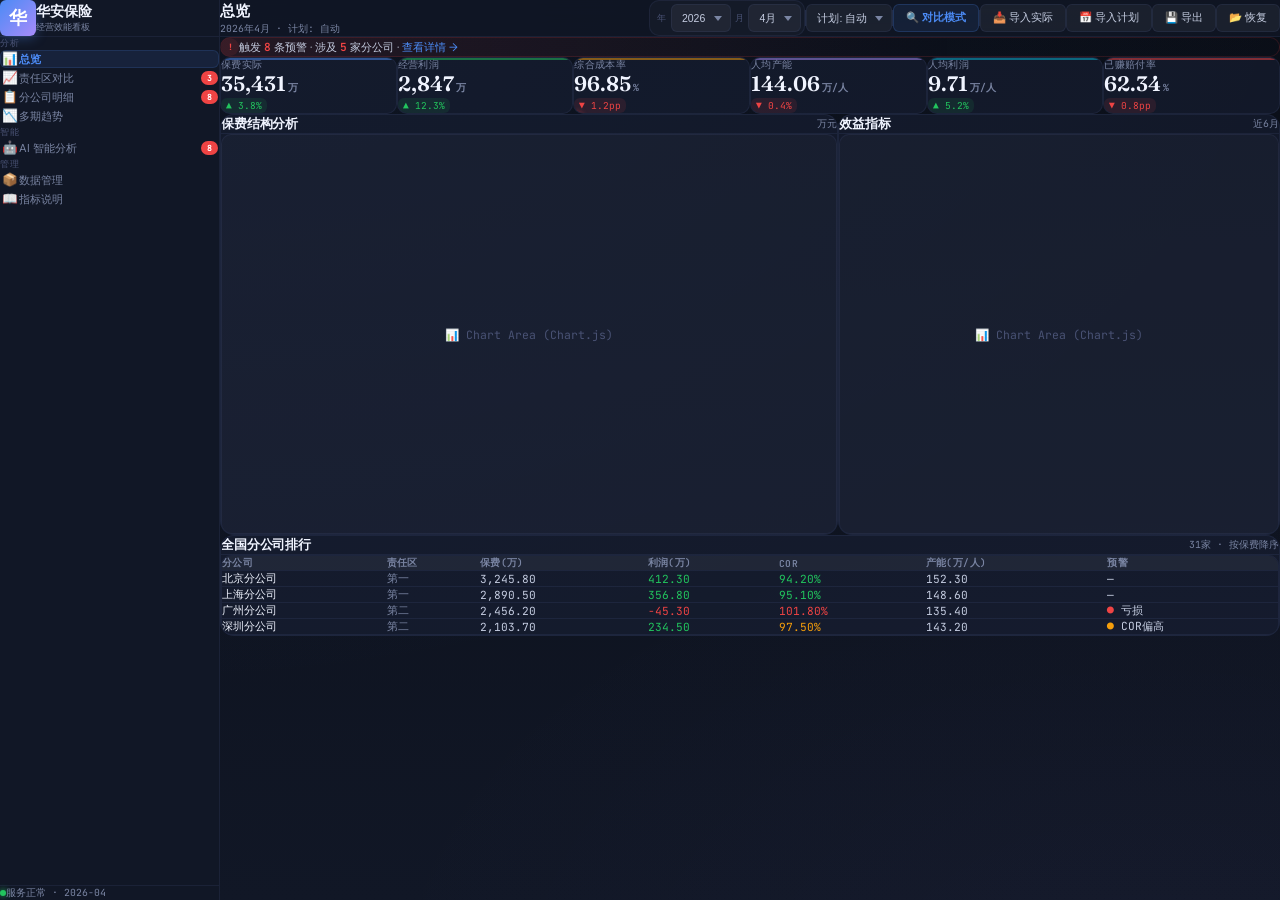
<file: ui_demo_pc.html>
<!DOCTYPE html>
<html lang="zh-CN">
<head>
<meta charset="UTF-8">
<meta name="viewport" content="width=device-width,initial-scale=1.0">
<title>安效能数据看板 — PC UI Demo</title>
<link rel="icon" href="data:,">
<style>
@import url('https://fonts.googleapis.com/css2?family=DM+Sans:wght@400;500;600;700&family=Fraunces:opsz,wght@9..144,500;9..144,600;9..144,700&family=JetBrains+Mono:wght@400;500;600&display=swap');

:root {
  --bg-0:#0a0e17; --bg-1:#111726; --bg-2:#1a2138; --bg-3:#232d4a;
  --surface:rgba(26,33,56,.55); --surface-hover:rgba(35,45,74,.8); --surface-raised:rgba(22,28,46,.95);
  --border:rgba(99,119,182,.12); --border-strong:rgba(99,119,182,.25);
  --glass:rgba(255,255,255,.025); --glass-strong:rgba(255,255,255,.05);
  --text-0:#f0f4ff; --text-1:#c4cce0; --text-2:#7a85a3; --text-3:#4a5375;
  --blue:#4c8bf5; --blue-soft:rgba(76,139,245,.1); --blue-glow:rgba(76,139,245,.35);
  --green:#22c55e; --green-soft:rgba(34,197,94,.1);
  --red:#ef4444; --red-soft:rgba(239,68,68,.1);
  --amber:#f59e0b; --amber-soft:rgba(245,158,11,.1);
  --purple:#a78bfa; --purple-soft:rgba(167,139,250,.1);
  --cyan:#06b6d4; --cyan-soft:rgba(6,182,212,.1);
  --font-display:'Fraunces',Georgia,serif;
  --font-body:'DM Sans',-apple-system,'PingFang SC','Microsoft YaHei',sans-serif;
  --font-mono:'JetBrains Mono','SF Mono',Consolas,monospace;
  --r-sm:6px; --r-md:10px; --r-lg:14px; --r-xl:20px;
  --shadow-sm:0 1px 3px rgba(0,0,0,.3); --shadow-md:0 4px 16px rgba(0,0,0,.4); --shadow-lg:0 8px 32px rgba(0,0,0,.5);
  --t-fast:.15s cubic-bezier(.4,0,.2,1); --t-med:.3s cubic-bezier(.4,0,.2,1);
}
*,*::before,*::after{box-sizing:border-box;margin:0;padding:0}
html{font-size:14px;-webkit-font-smoothing:antialiased}
body{font-family:var(--font-body);background:var(--bg-0);color:var(--text-1);min-height:100vh;overflow-x:hidden}
body::before{content:'';position:fixed;inset:0;background:radial-gradient(ellipse 1200px 800px at 10% -10%,rgba(76,139,245,.05),transparent),radial-gradient(ellipse 800px 500px at 90% 110%,rgba(167,139,250,.03),transparent),linear-gradient(180deg,var(--bg-0),var(--bg-1));pointer-events:none;z-index:-1}

/* ══ LAYOUT: Sidebar + Main ══ */
.app{display:flex;min-height:100vh}
.sidebar{
  width:220px;flex-shrink:0;background:var(--bg-1);border-right:1px solid var(--border);
  display:flex;flex-direction:column;position:fixed;top:0;bottom:0;left:0;z-index:50;
  padding:var(--lg) 0;
}
.sidebar__brand{padding:0 var(--lg) var(--lg);border-bottom:1px solid var(--border);margin-bottom:var(--md)}
.sidebar__logo{display:flex;align-items:center;gap:var(--sm)}
.sidebar__logo-icon{width:36px;height:36px;border-radius:var(--r-sm);background:linear-gradient(135deg,var(--blue),var(--purple));display:flex;align-items:center;justify-content:center;font-family:var(--font-display);font-weight:700;color:#fff;font-size:18px;box-shadow:0 2px 12px var(--blue-glow)}
.sidebar__logo-text{font-family:var(--font-display);font-size:1rem;font-weight:600;color:var(--text-0);line-height:1.3}
.sidebar__logo-sub{font-size:.65rem;color:var(--text-2);font-family:var(--font-mono);margin-top:1px}
.sidebar__nav{flex:1;padding:0 var(--sm)}
.sidebar__section-label{font-size:.62rem;color:var(--text-3);text-transform:uppercase;letter-spacing:.08em;font-family:var(--font-mono);padding:var(--md) var(--md) var(--xs)}
.sidebar__item{
  display:flex;align-items:center;gap:var(--sm);padding:var(--sm) var(--md);border-radius:var(--r-sm);
  color:var(--text-2);font-size:.82rem;cursor:pointer;transition:var(--t-fast);margin-bottom:1px;border:1px solid transparent;
}
.sidebar__item:hover{background:var(--glass);color:var(--text-1)}
.sidebar__item.active{background:var(--blue-soft);color:var(--blue);border-color:rgba(76,139,245,.15);font-weight:600}
.sidebar__item-icon{width:18px;text-align:center;font-size:.9rem;flex-shrink:0}
.sidebar__item-badge{margin-left:auto;background:var(--red);color:#fff;border-radius:10px;padding:1px 6px;font-size:.6rem;font-weight:700;font-family:var(--font-mono)}
.sidebar__footer{padding:var(--md) var(--lg);border-top:1px solid var(--border)}
.sidebar__status{display:flex;align-items:center;gap:var(--xs);font-size:.7rem;color:var(--text-2);font-family:var(--font-mono)}
.sidebar__dot{width:6px;height:6px;border-radius:50%;background:var(--green);box-shadow:0 0 6px var(--green)}

/* ══ MAIN ══ */
.main-area{flex:1;margin-left:220px;display:flex;flex-direction:column;min-height:100vh}

/* ── Top Bar ── */
.topbar{
  background:rgba(17,23,38,.8);backdrop-filter:blur(20px);border-bottom:1px solid var(--border);
  padding:var(--sm) var(--xl);display:flex;align-items:center;gap:var(--md);position:sticky;top:0;z-index:40;
}
.topbar__title{font-family:var(--font-display);font-size:1.1rem;font-weight:600;color:var(--text-0);letter-spacing:-.02em}
.topbar__sub{font-size:.7rem;color:var(--text-2);font-family:var(--font-mono)}
.topbar__spacer{flex:1}
.topbar__group{display:inline-flex;align-items:center;gap:var(--xs);padding:3px;background:var(--glass);border:1px solid var(--border);border-radius:var(--r-md)}
.tb-lbl{font-size:.65rem;color:var(--text-3);padding:0 4px;font-family:var(--font-mono);text-transform:uppercase;letter-spacing:.05em}
.tb-sel{
  height:28px;padding:0 24px 0 10px;border:1px solid var(--border);border-radius:var(--r-sm);
  background:var(--glass-strong);color:var(--text-1);font-size:.75rem;cursor:pointer;appearance:none;-webkit-appearance:none;
  background-image:url("data:image/svg+xml,%3Csvg xmlns='http://www.w3.org/2000/svg' width='8' height='5' viewBox='0 0 8 5'%3E%3Cpath fill='%237a85a3' d='M0 0l4 5 4-5z'/%3E%3C/svg%3E");
  background-repeat:no-repeat;background-position:right 8px center;
}
.tb-sel option{color:var(--text-0);background:var(--bg-2)}
.tb-btn{
  height:28px;padding:0 12px;border:1px solid var(--border);border-radius:var(--r-sm);
  background:var(--glass-strong);color:var(--text-1);font-size:.75rem;cursor:pointer;transition:var(--t-fast);
  display:inline-flex;align-items:center;gap:4px;white-space:nowrap;
}
.tb-btn:hover{background:var(--surface-hover);border-color:var(--border-strong);color:var(--text-0)}
.tb-btn--accent{background:var(--blue-soft);border-color:rgba(76,139,245,.2);color:var(--blue);font-weight:600}
.tb-btn--accent:hover{background:rgba(76,139,245,.18);border-color:var(--blue)}
.tb-sep{width:1px;height:16px;background:var(--border-strong)}

/* ── Content ── */
.content{padding:var(--lg) var(--xl);flex:1;max-width:1600px;width:100%}
.tab{display:none}
.tab.active{display:block;animation:fadeIn .3s ease}
@keyframes fadeIn{from{opacity:0;transform:translateY(6px)}to{opacity:1;transform:translateY(0)}}

/* ══ ALERT BANNER ══ */
.alert-bar{
  display:flex;align-items:center;gap:var(--md);padding:var(--sm) var(--lg);margin-bottom:var(--lg);
  background:linear-gradient(90deg,var(--red-soft),transparent 70%);
  border:1px solid rgba(239,68,68,.15);border-radius:var(--r-md);font-size:.8rem;
}
.alert-bar__dot{width:18px;height:18px;border-radius:50%;background:var(--red-soft);display:flex;align-items:center;justify-content:center;color:var(--red);font-size:.65rem;font-weight:700;flex-shrink:0}
.alert-bar__num{font-family:var(--font-mono);font-weight:600;color:var(--red)}
.alert-bar__link{color:var(--blue);text-decoration:none;cursor:pointer}
.alert-bar__link:hover{text-decoration:underline}

/* ══ KPI GRID — PC宽屏 ══ */
.kpi-row{display:grid;grid-template-columns:repeat(6,1fr);gap:var(--md);margin-bottom:var(--lg)}
.kpi-card{
  background:var(--surface);border:1px solid var(--border);border-radius:var(--r-md);padding:var(--md);
  position:relative;overflow:hidden;transition:var(--t-med);
}
.kpi-card::before{content:'';position:absolute;top:0;left:0;right:0;height:2px;background:var(--accent,var(--blue));opacity:.5}
.kpi-card:hover{border-color:var(--border-strong);transform:translateY(-1px);box-shadow:var(--shadow-md)}
.kpi-card__label{font-size:.68rem;color:var(--text-2);text-transform:uppercase;letter-spacing:.04em;font-family:var(--font-mono);margin-bottom:var(--xs)}
.kpi-card__value{font-family:var(--font-display);font-size:1.5rem;font-weight:600;color:var(--text-0);line-height:1.1}
.kpi-card__unit{font-size:.7rem;color:var(--text-2);font-family:var(--font-mono);margin-left:2px}
.kpi-card__change{display:inline-flex;align-items:center;gap:2px;font-size:.68rem;font-family:var(--font-mono);margin-top:var(--xs);padding:1px 5px;border-radius:var(--r-sm)}
.kpi-card__change--up{background:var(--green-soft);color:var(--green)}
.kpi-card__change--down{background:var(--red-soft);color:var(--red)}
.kpi-card__alert-dot{position:absolute;top:var(--sm);right:var(--sm);width:7px;height:7px;border-radius:50%;background:var(--red);box-shadow:0 0 6px var(--red)}

/* ══ SECTION CARD ══ */
.card{
  background:var(--surface);border:1px solid var(--border);border-radius:var(--r-lg);
  margin-bottom:var(--lg);overflow:hidden;
}
.card__header{display:flex;align-items:center;justify-content:space-between;padding:var(--md) var(--lg);border-bottom:1px solid var(--border)}
.card__title{font-family:var(--font-display);font-size:.95rem;font-weight:600;color:var(--text-0);letter-spacing:-.01em}
.card__meta{font-size:.7rem;color:var(--text-2);font-family:var(--font-mono)}
.card__body{padding:var(--lg)}

/* ══ TWO COLUMN ══ */
.dual-col{display:grid;grid-template-columns:1.4fr 1fr;gap:var(--lg);margin-bottom:var(--lg)}
.dual-col--equal{grid-template-columns:1fr 1fr}

/* ══ CHART AREA ══ */
.chart-area{
  height:320px;border-radius:var(--r-md);background:var(--glass);border:1px solid var(--border);
  display:flex;align-items:center;justify-content:center;color:var(--text-3);font-size:.82rem;font-family:var(--font-mono);
  position:relative;
}
.chart-area--tall{height:400px}
.chart-area::after{content:'📊 Chart Area (Chart.js)'}

/* ══ TABLE ══ */
.tbl-scroll{overflow-x:auto;border-radius:var(--r-md);border:1px solid var(--border)}
table{width:100%;border-collapse:collapse;font-size:.8rem}
thead{background:var(--glass-strong)}
th{padding:var(--sm) var(--md);text-align:left;font-weight:600;color:var(--text-2);font-size:.68rem;text-transform:uppercase;letter-spacing:.04em;font-family:var(--font-mono);border-bottom:1px solid var(--border);white-space:nowrap;position:sticky;top:0}
td{padding:var(--sm) var(--md);border-bottom:1px solid var(--border);color:var(--text-1);font-family:var(--font-mono);font-variant-numeric:tabular-nums}
tbody tr{transition:var(--t-fast)}
tbody tr:hover{background:var(--glass)}
tbody tr:last-child td{border-bottom:none}
.td-name{font-family:var(--font-body);font-weight:500;color:var(--text-0)}
.td-good{color:var(--green)}
.td-bad{color:var(--red)}
.td-warn{color:var(--amber)}
.td-region{color:var(--text-2);font-size:.75rem}

/* ══ AI PANEL ══ */
.ai-panel{background:var(--surface);border:1px solid var(--border);border-radius:var(--r-lg);overflow:hidden}
.ai-panel__head{padding:var(--md) var(--lg);border-bottom:1px solid var(--border);display:flex;align-items:center;gap:var(--sm);background:var(--glass-strong)}
.ai-panel__icon{width:28px;height:28px;border-radius:var(--r-sm);background:linear-gradient(135deg,var(--purple),var(--blue));display:flex;align-items:center;justify-content:center;font-size:.8rem}
.ai-panel__title{font-family:var(--font-display);font-size:.95rem;font-weight:600;color:var(--text-0)}
.ai-panel__tag{margin-left:auto;font-size:.65rem;padding:2px 8px;border-radius:var(--r-sm);background:var(--purple-soft);color:var(--purple);font-family:var(--font-mono)}
.ai-chat{padding:var(--lg);min-height:240px;max-height:400px;overflow-y:auto}
.ai-msg{margin-bottom:var(--md);max-width:80%}
.ai-msg--user{margin-left:auto;text-align:right}
.ai-msg__bubble{display:inline-block;padding:var(--sm) var(--md);border-radius:var(--r-lg);font-size:.82rem;line-height:1.7}
.ai-msg--user .ai-msg__bubble{background:var(--blue);color:#fff;border-bottom-right-radius:4px}
.ai-msg--ai .ai-msg__bubble{background:var(--glass-strong);border:1px solid var(--border);color:var(--text-1);border-bottom-left-radius:4px}
.ai-input-row{display:flex;gap:var(--sm);padding:var(--md) var(--lg);border-top:1px solid var(--border)}
.ai-input{flex:1;height:36px;padding:0 var(--md);background:var(--glass-strong);border:1px solid var(--border);border-radius:var(--r-md);color:var(--text-0);font-size:.82rem;font-family:var(--font-body);outline:none;transition:var(--t-fast)}
.ai-input:focus{border-color:var(--blue);box-shadow:0 0 0 3px var(--blue-soft)}
.ai-input::placeholder{color:var(--text-3)}
.ai-send{height:36px;padding:0 var(--lg);background:var(--blue);border:none;border-radius:var(--r-md);color:#fff;font-size:.82rem;font-weight:600;cursor:pointer;transition:var(--t-fast)}
.ai-send:hover{background:#3b7de0}

/* ══ TREND FILTERS ══ */
.filter-row{display:flex;align-items:flex-end;gap:var(--md);flex-wrap:wrap;margin-bottom:var(--lg)}
.filter-item{display:flex;flex-direction:column;gap:3px}
.filter-label{font-size:.62rem;color:var(--text-3);text-transform:uppercase;letter-spacing:.06em;font-family:var(--font-mono)}
.filter-sel{
  height:32px;padding:0 28px 0 10px;background:var(--glass-strong);border:1px solid var(--border);border-radius:var(--r-sm);
  color:var(--text-0);font-size:.8rem;cursor:pointer;appearance:none;-webkit-appearance:none;min-width:140px;
  background-image:url("data:image/svg+xml,%3Csvg xmlns='http://www.w3.org/2000/svg' width='8' height='5' viewBox='0 0 8 5'%3E%3Cpath fill='%237a85a3' d='M0 0l4 5 4-5z'/%3E%3C/svg%3E");
  background-repeat:no-repeat;background-position:right 8px center;
}

/* ══ DATA MGMT ══ */
.data-grid{display:grid;grid-template-columns:repeat(3,1fr);gap:var(--lg)}
.data-box{background:var(--surface);border:1px solid var(--border);border-radius:var(--r-lg);padding:var(--lg)}
.data-box__title{font-family:var(--font-display);font-size:.92rem;font-weight:600;color:var(--text-0);margin-bottom:var(--sm)}
.data-box__desc{font-size:.78rem;color:var(--text-2);line-height:1.6;margin-bottom:var(--md)}
.btn-act{display:inline-flex;align-items:center;gap:4px;height:34px;padding:0 var(--md);border:1px solid var(--border-strong);border-radius:var(--r-sm);background:var(--glass-strong);color:var(--text-0);font-size:.78rem;cursor:pointer;transition:var(--t-fast);margin-bottom:var(--xs)}
.btn-act:hover{background:var(--surface-hover);border-color:var(--blue)}

/* ══ RESPONSIVE ══ */
@media(max-width:1200px){.kpi-row{grid-template-columns:repeat(3,1fr)}.dual-col{grid-template-columns:1fr}.data-grid{grid-template-columns:1fr 1fr}}
@media(max-width:768px){.sidebar{display:none}.main-area{margin-left:0}.kpi-row{grid-template-columns:repeat(2,1fr)}.data-grid{grid-template-columns:1fr}.content{padding:var(--md)}}
</style>
</head>
<body>
<div class="app">
<!-- ══ SIDEBAR ══ -->
<aside class="sidebar">
  <div class="sidebar__brand">
    <div class="sidebar__logo">
      <div class="sidebar__logo-icon">华</div>
      <div>
        <div class="sidebar__logo-text">华安保险</div>
        <div class="sidebar__logo-sub">经营效能看板</div>
      </div>
    </div>
  </div>
  <nav class="sidebar__nav">
    <div class="sidebar__section-label">分析</div>
    <div class="sidebar__item active" onclick="switchTab('overview')"><span class="sidebar__item-icon">📊</span> 总览</div>
    <div class="sidebar__item" onclick="switchTab('regions')"><span class="sidebar__item-icon">📈</span> 责任区对比<span class="sidebar__item-badge">3</span></div>
    <div class="sidebar__item" onclick="switchTab('branches')"><span class="sidebar__item-icon">📋</span> 分公司明细<span class="sidebar__item-badge">8</span></div>
    <div class="sidebar__item" onclick="switchTab('trend')"><span class="sidebar__item-icon">📉</span> 多期趋势</div>
    <div class="sidebar__section-label">智能</div>
    <div class="sidebar__item" onclick="switchTab('ai')"><span class="sidebar__item-icon">🤖</span> AI 智能分析<span class="sidebar__item-badge">8</span></div>
    <div class="sidebar__section-label">管理</div>
    <div class="sidebar__item" onclick="switchTab('data')"><span class="sidebar__item-icon">📦</span> 数据管理</div>
    <div class="sidebar__item" onclick="switchTab('guide')"><span class="sidebar__item-icon">📖</span> 指标说明</div>
  </nav>
  <div class="sidebar__footer">
    <div class="sidebar__status"><div class="sidebar__dot"></div> 服务正常 · 2026-04</div>
  </div>
</aside>

<!-- ══ MAIN AREA ══ -->
<div class="main-area">
  <!-- Top Bar -->
  <header class="topbar">
    <div>
      <div class="topbar__title">总览</div>
      <div class="topbar__sub">2026年4月 · 计划: 自动</div>
    </div>
    <div class="topbar__spacer"></div>
    <div class="topbar__group">
      <span class="tb-lbl">年</span>
      <select class="tb-sel"><option>2026</option></select>
      <span class="tb-lbl">月</span>
      <select class="tb-sel"><option>4月</option><option>5月</option></select>
    </div>
    <div class="tb-sep"></div>
    <select class="tb-sel"><option>计划: 自动</option></select>
    <div class="tb-sep"></div>
    <button class="tb-btn tb-btn--accent">🔍 对比模式</button>
    <div class="tb-sep"></div>
    <button class="tb-btn">📥 导入实际</button>
    <button class="tb-btn">📅 导入计划</button>
    <button class="tb-btn">💾 导出</button>
    <button class="tb-btn">📂 恢复</button>
  </header>

  <div class="content">
    <!-- ══ OVERVIEW ══ -->
    <div id="tab-overview" class="tab active">
      <div class="alert-bar">
        <div class="alert-bar__dot">!</div>
        <span>触发 <span class="alert-bar__num">8</span> 条预警 · 涉及 <span class="alert-bar__num">5</span> 家分公司 · <span class="alert-bar__link">查看详情 →</span></span>
      </div>
      <div class="kpi-row">
        <div class="kpi-card" style="--accent:var(--blue)">
          <div class="kpi-card__label">保费实际</div>
          <div class="kpi-card__value">35,431<span class="kpi-card__unit">万</span></div>
          <div class="kpi-card__change kpi-card__change--up">▲ 3.8%</div>
        </div>
        <div class="kpi-card" style="--accent:var(--green)">
          <div class="kpi-card__label">经营利润</div>
          <div class="kpi-card__value">2,847<span class="kpi-card__unit">万</span></div>
          <div class="kpi-card__change kpi-card__change--up">▲ 12.3%</div>
        </div>
        <div class="kpi-card" style="--accent:var(--amber)">
          <div class="kpi-card__label">综合成本率</div>
          <div class="kpi-card__value">96.85<span class="kpi-card__unit">%</span></div>
          <div class="kpi-card__change kpi-card__change--down">▼ 1.2pp</div>
          <div class="kpi-card__alert-dot"></div>
        </div>
        <div class="kpi-card" style="--accent:var(--purple)">
          <div class="kpi-card__label">人均产能</div>
          <div class="kpi-card__value">144.06<span class="kpi-card__unit">万/人</span></div>
          <div class="kpi-card__change kpi-card__change--down">▼ 0.4%</div>
        </div>
        <div class="kpi-card" style="--accent:var(--cyan)">
          <div class="kpi-card__label">人均利润</div>
          <div class="kpi-card__value">9.71<span class="kpi-card__unit">万/人</span></div>
          <div class="kpi-card__change kpi-card__change--up">▲ 5.2%</div>
        </div>
        <div class="kpi-card" style="--accent:var(--red)">
          <div class="kpi-card__label">已赚赔付率</div>
          <div class="kpi-card__value">62.34<span class="kpi-card__unit">%</span></div>
          <div class="kpi-card__change kpi-card__change--down">▼ 0.8pp</div>
        </div>
      </div>
      <div class="dual-col">
        <div class="card">
          <div class="card__header"><div class="card__title">保费结构分析</div><div class="card__meta">万元</div></div>
          <div class="card__body"><div class="chart-area chart-area--tall"></div></div>
        </div>
        <div class="card">
          <div class="card__header"><div class="card__title">效益指标</div><div class="card__meta">近6月</div></div>
          <div class="card__body"><div class="chart-area chart-area--tall"></div></div>
        </div>
      </div>
      <div class="card">
        <div class="card__header"><div class="card__title">全国分公司排行</div><div class="card__meta">31家 · 按保费降序</div></div>
        <div class="card__body">
          <div class="tbl-scroll">
            <table>
              <thead><tr><th>分公司</th><th>责任区</th><th>保费(万)</th><th>利润(万)</th><th>COR</th><th>产能(万/人)</th><th>预警</th></tr></thead>
              <tbody>
                <tr><td class="td-name">北京分公司</td><td class="td-region">第一</td><td>3,245.80</td><td class="td-good">412.30</td><td class="td-good">94.20%</td><td>152.30</td><td>—</td></tr>
                <tr><td class="td-name">上海分公司</td><td class="td-region">第一</td><td>2,890.50</td><td class="td-good">356.80</td><td class="td-good">95.10%</td><td>148.60</td><td>—</td></tr>
                <tr><td class="td-name">广州分公司</td><td class="td-region">第二</td><td>2,456.20</td><td class="td-bad">-45.30</td><td class="td-bad">101.80%</td><td>135.40</td><td><span style="color:var(--red)">●</span> 亏损</td></tr>
                <tr><td class="td-name">深圳分公司</td><td class="td-region">第二</td><td>2,103.70</td><td class="td-good">234.50</td><td class="td-warn">97.50%</td><td>143.20</td><td><span style="color:var(--amber)">●</span> COR偏高</td></tr>
              </tbody>
            </table>
          </div>
        </div>
      </div>
    </div>

    <!-- ══ REGIONS ══ -->
    <div id="tab-regions" class="tab">
      <div class="kpi-row" style="grid-template-columns:repeat(4,1fr)">
        <div class="kpi-card" style="--accent:var(--blue)"><div class="kpi-card__label">第一责任区</div><div class="kpi-card__value">12,450<span class="kpi-card__unit">万</span></div></div>
        <div class="kpi-card" style="--accent:var(--green)"><div class="kpi-card__label">第二责任区</div><div class="kpi-card__value">8,920<span class="kpi-card__unit">万</span></div></div>
        <div class="kpi-card" style="--accent:var(--amber)"><div class="kpi-card__label">第三责任区</div><div class="kpi-card__value">7,830<span class="kpi-card__unit">万</span></div></div>
        <div class="kpi-card" style="--accent:var(--purple)"><div class="kpi-card__label">第四责任区</div><div class="kpi-card__value">6,230<span class="kpi-card__unit">万</span></div></div>
      </div>
      <div class="dual-col">
        <div class="card"><div class="card__header"><div class="card__title">保费对比</div><div class="card__meta">4区</div></div><div class="card__body"><div class="chart-area chart-area--tall"></div></div></div>
        <div class="card"><div class="card__header"><div class="card__title">效益对比</div><div class="card__meta">COR / 赔付率</div></div><div class="card__body"><div class="chart-area chart-area--tall"></div></div></div>
      </div>
    </div>

    <!-- ══ BRANCHES ══ -->
    <div id="tab-branches" class="tab">
      <div class="card">
        <div class="card__header"><div class="card__title">分公司明细</div><div class="card__meta">31家 · 2026-04</div></div>
        <div class="card__body">
          <div class="tbl-scroll" style="max-height:600px;overflow-y:auto">
            <table>
              <thead><tr><th>分公司</th><th>责任区</th><th>保费(万)</th><th>利润(万)</th><th>COR</th><th>产能(万/人)</th><th>利润(万/人)</th><th>赔付率</th><th>预警</th></tr></thead>
              <tbody>
                <tr><td class="td-name">北京分公司</td><td class="td-region">第一</td><td>3,245.80</td><td class="td-good">412.30</td><td class="td-good">94.20%</td><td>152.30</td><td>14.20</td><td class="td-good">58.30%</td><td>—</td></tr>
                <tr><td class="td-name">上海分公司</td><td class="td-region">第一</td><td>2,890.50</td><td class="td-good">356.80</td><td class="td-good">95.10%</td><td>148.60</td><td>12.80</td><td class="td-good">60.10%</td><td>—</td></tr>
                <tr><td class="td-name">广州分公司</td><td class="td-region">第二</td><td>2,456.20</td><td class="td-bad">-45.30</td><td class="td-bad">101.80%</td><td>135.40</td><td class="td-bad">-2.50</td><td class="td-bad">68.50%</td><td><span style="color:var(--red)">●</span> 亏损</td></tr>
                <tr><td class="td-name">深圳分公司</td><td class="td-region">第二</td><td>2,103.70</td><td class="td-good">234.50</td><td class="td-warn">97.50%</td><td>143.20</td><td>10.60</td><td class="td-warn">64.20%</td><td><span style="color:var(--amber)">●</span> COR偏高</td></tr>
                <tr><td class="td-name">杭州分公司</td><td class="td-region">第三</td><td>1,856.40</td><td class="td-good">198.70</td><td class="td-good">93.80%</td><td>156.80</td><td>15.40</td><td class="td-good">57.50%</td><td>—</td></tr>
              </tbody>
            </table>
          </div>
        </div>
      </div>
    </div>

    <!-- ══ AI ══ -->
    <div id="tab-ai" class="tab">
      <div class="alert-bar"><div class="alert-bar__dot">!</div><span>规则引擎检出 <span class="alert-bar__num">8</span> 条预警 · AI 深度解读已就绪</span></div>
      <div class="dual-col" style="grid-template-columns:1fr 1.2fr">
        <div class="card">
          <div class="card__header"><div class="card__title">规则预警汇总</div><div class="card__meta">8条</div></div>
          <div class="card__body">
            <div class="tbl-scroll">
              <table>
                <thead><tr><th>分公司</th><th>指标</th><th>值</th><th>阈值</th><th>级别</th></tr></thead>
                <tbody>
                  <tr><td class="td-name">广州</td><td>COR</td><td class="td-bad">101.80%</td><td>≥95%</td><td><span style="color:var(--red)">●红</span></td></tr>
                  <tr><td class="td-name">广州</td><td>利润</td><td class="td-bad">-45.30</td><td>>0</td><td><span style="color:var(--red)">●红</span></td></tr>
                  <tr><td class="td-name">深圳</td><td>COR</td><td class="td-warn">97.50%</td><td>≥95%</td><td><span style="color:var(--amber)">●橙</span></td></tr>
                </tbody>
              </table>
            </div>
          </div>
        </div>
        <div class="ai-panel">
          <div class="ai-panel__head"><div class="ai-panel__icon">🤖</div><div class="ai-panel__title">AI 深度对话</div><div class="ai-panel__tag">GLM-4-Plus</div></div>
          <div class="ai-chat">
            <div class="ai-msg ai-msg--ai"><div class="ai-msg__bubble"><strong>广州分公司 · 深度解读</strong><br><br>COR 101.80% 突破盈亏线，核心矛盾在已赚赔付率 68.50% 显著高于全国 62.34%。近6月从 60.20% 攀升至 68.50%，加速恶化。<br><br><strong>预判：</strong>6月COR将达104%+，建议核查车险大案。</div></div>
            <div class="ai-msg ai-msg--user"><div class="ai-msg__bubble">广州赔付率恶化的主要原因？</div></div>
            <div class="ai-msg ai-msg--ai"><div class="ai-msg__bubble">车险已赚赔付率从 58.30% 升至 71.20%（+12.9pp），远超均值。可能原因：<br>1. 大案集中赔付<br>2. 渠道结构变化<br>3. 核保标准放松<br><br>建议调取4月理赔明细核实。</div></div>
          </div>
          <div class="ai-input-row"><input class="ai-input" placeholder="输入问题…"><button class="ai-send">发送</button></div>
        </div>
      </div>
    </div>

    <!-- ══ TREND ══ -->
    <div id="tab-trend" class="tab">
      <div class="filter-row">
        <div class="filter-item"><div class="filter-label">指标</div><select class="filter-sel"><option>整体人均产能(实际)</option></select></div>
        <div class="filter-item"><div class="filter-label">责任区</div><select class="filter-sel"><option>全国汇总</option><option>第一责任区</option></select></div>
        <div class="filter-item"><div class="filter-label">分公司</div><select class="filter-sel"><option>全部汇总</option></select></div>
        <div class="filter-item"><div class="filter-label">时间范围</div><select class="filter-sel"><option>近6个月</option><option>全部</option></select></div>
        <button class="tb-btn tb-btn--accent" style="height:32px;margin-bottom:0">🔍 显示</button>
      </div>
      <div class="card"><div class="card__header"><div class="card__title">整体人均产能 — 近6月趋势</div><div class="card__meta">万元/人</div></div><div class="card__body"><div class="chart-area chart-area--tall"></div></div></div>
      <div class="dual-col">
        <div class="card"><div class="card__header"><div class="card__title">多指标对比</div><div class="card__meta">2-6个</div></div><div class="card__body"><div class="chart-area"></div></div></div>
        <div class="card"><div class="card__header"><div class="card__title">分公司对比</div><div class="card__meta">2-8家</div></div><div class="card__body"><div class="chart-area"></div></div></div>
      </div>
    </div>

    <!-- ══ DATA ══ -->
    <div id="tab-data" class="tab">
      <div class="data-grid">
        <div class="data-box">
          <div class="data-box__title">📥 数据导入</div>
          <div class="data-box__desc">支持 Excel (.xlsx) 格式，导入后自动合并到当前月份。</div>
          <button class="btn-act">📥 导入实际</button><br>
          <button class="btn-act">📅 导入计划</button><br>
          <button class="btn-act">📋 实际模板</button><br>
          <button class="btn-act">📋 计划模板</button>
        </div>
        <div class="data-box">
          <div class="data-box__title">💾 备份恢复</div>
          <div class="data-box__desc">导出全部数据为 JSON，可跨设备迁移。</div>
          <button class="btn-act">💾 导出备份</button><br>
          <button class="btn-act">📂 恢复备份</button>
        </div>
        <div class="data-box">
          <div class="data-box__title">🔒 加密分享</div>
          <div class="data-box__desc">一键加密，生成 GitHub Pages 分享链接。</div>
          <button class="btn-act">🔒 加密分享</button><br>
          <button class="btn-act">📤 导出分享数据</button>
        </div>
      </div>
    </div>

    <!-- ══ GUIDE ══ -->
    <div id="tab-guide" class="tab">
      <div class="card">
        <div class="card__header"><div class="card__title">指标说明</div><div class="card__meta">77项指标</div></div>
        <div class="card__body">
          <div class="tbl-scroll">
            <table>
              <thead><tr><th>指标</th><th>分组</th><th>单位</th><th>方向</th><th>说明</th></tr></thead>
              <tbody>
                <tr><td class="td-name">保费实际合计</td><td>保费</td><td>万元</td><td class="td-good">↑</td><td>各险种保费实际收入合计</td></tr>
                <tr><td class="td-name">经营利润</td><td>效益</td><td>万元</td><td class="td-good">↑</td><td>含投资收益</td></tr>
                <tr><td class="td-name">综合成本率</td><td>效益</td><td>%</td><td class="td-bad">↓</td><td>低于100%为盈利</td></tr>
                <tr><td class="td-name">整体人均产能</td><td>效能</td><td>万元/人</td><td class="td-good">↑</td><td>保费/平均人数</td></tr>
              </tbody>
            </table>
          </div>
        </div>
      </div>
    </div>

  </div>
</div>
</div>

<script>
function switchTab(name){
  document.querySelectorAll('.tab').forEach(t=>t.classList.remove('active'));
  document.querySelectorAll('.sidebar__item').forEach(t=>t.classList.remove('active'));
  document.getElementById('tab-'+name).classList.add('active');
  event.target.closest('.sidebar__item').classList.add('active');
}
</script>
</body>
</html>
</file>
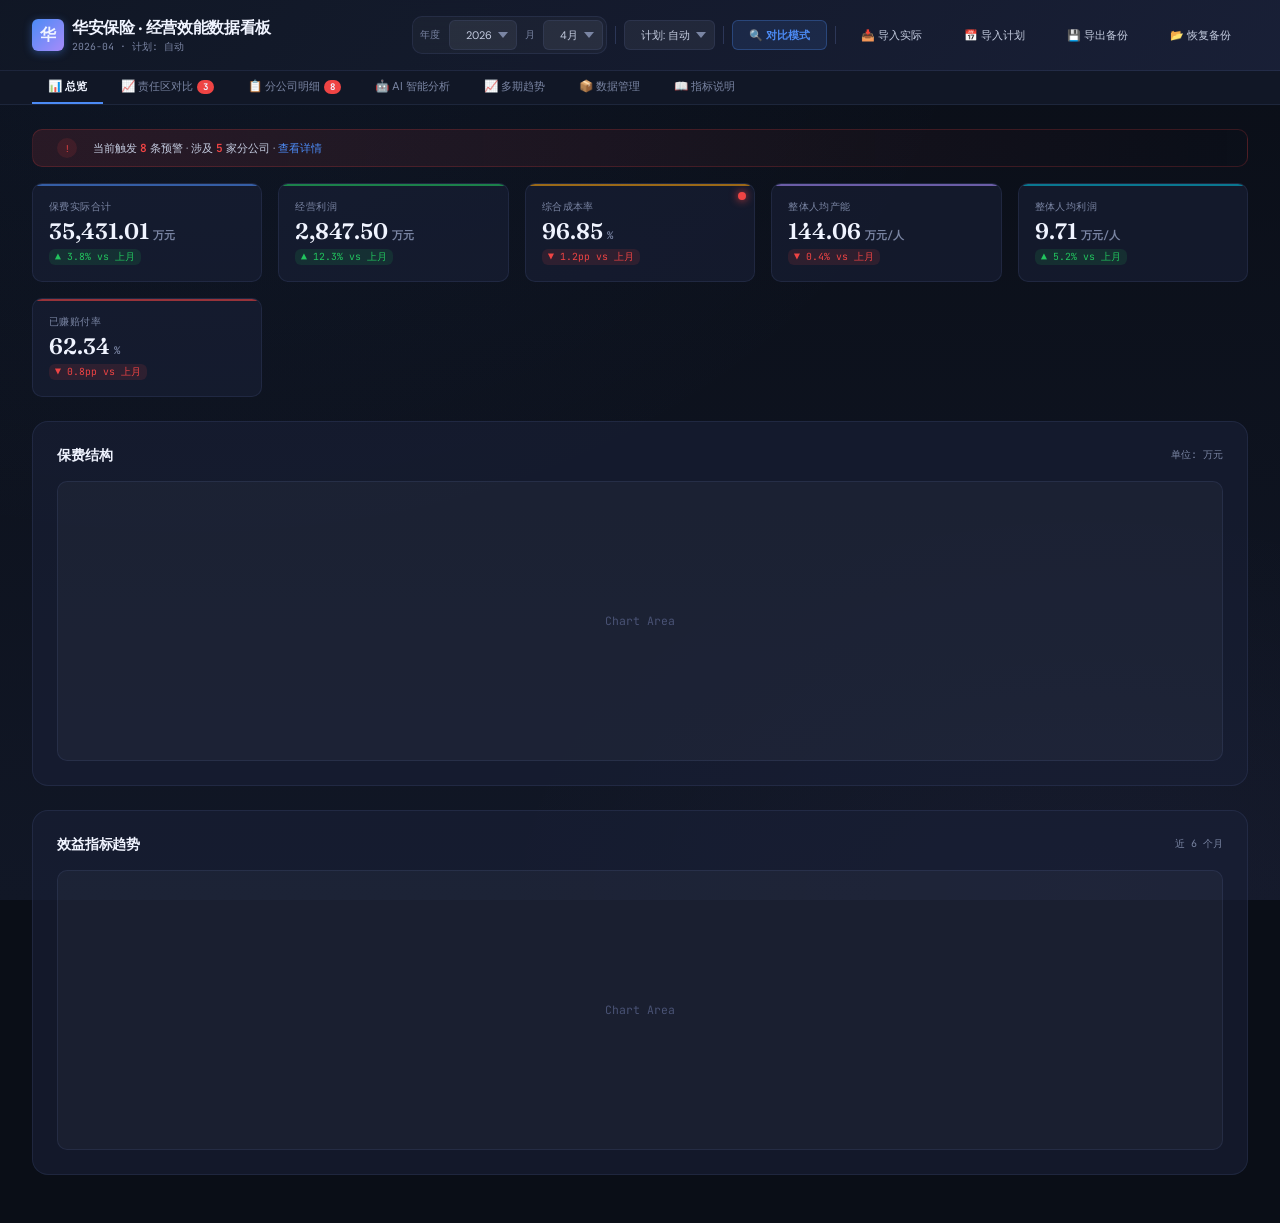
<file: ui_demo_v2.html>
<!DOCTYPE html>
<html lang="zh-CN">
<head>
<meta charset="UTF-8">
<meta name="viewport" content="width=device-width,initial-scale=1.0">
<title>安效能数据看板 — UI Demo</title>
<link rel="icon" href="data:,">
<style>
/* ═══════════════════════════════════════════════════════
   DESIGN SYSTEM — "Refined Industrial"
   深色质感 + 精密仪表盘风格 + 暖色点缀
   ═══════════════════════════════════════════════════════ */

@import url('https://fonts.googleapis.com/css2?family=DM+Sans:wght@400;500;600;700&family=Fraunces:opsz,wght@9..144,500;9..144,600;9..144,700&family=JetBrains+Mono:wght@400;500;600&display=swap');

:root {
  /* ── Color: Deep Slate Base ── */
  --bg-0: #0a0e17;
  --bg-1: #111726;
  --bg-2: #1a2138;
  --bg-3: #232d4a;
  --surface: rgba(26, 33, 56, 0.6);
  --surface-hover: rgba(35, 45, 74, 0.8);
  --surface-raised: rgba(30, 38, 62, 0.95);
  --border: rgba(99, 119, 182, 0.15);
  --border-strong: rgba(99, 119, 182, 0.3);
  --glass: rgba(255, 255, 255, 0.03);
  --glass-strong: rgba(255, 255, 255, 0.06);

  /* ── Text ── */
  --text-0: #f0f4ff;
  --text-1: #c4cce0;
  --text-2: #7a85a3;
  --text-3: #4a5375;

  /* ── Accents ── */
  --blue: #4c8bf5;
  --blue-soft: rgba(76, 139, 245, 0.12);
  --blue-glow: rgba(76, 139, 245, 0.4);
  --green: #22c55e;
  --green-soft: rgba(34, 197, 94, 0.12);
  --red: #ef4444;
  --red-soft: rgba(239, 68, 68, 0.12);
  --amber: #f59e0b;
  --amber-soft: rgba(245, 158, 11, 0.12);
  --purple: #a78bfa;
  --purple-soft: rgba(167, 139, 250, 0.12);
  --cyan: #06b6d4;
  --cyan-soft: rgba(6, 182, 212, 0.12);

  /* ── Typography ── */
  --font-display: 'Fraunces', Georgia, serif;
  --font-body: 'DM Sans', -apple-system, 'PingFang SC', 'Microsoft YaHei', sans-serif;
  --font-mono: 'JetBrains Mono', 'SF Mono', Consolas, monospace;

  /* ── Spacing ── */
  --xs: 4px;
  --sm: 8px;
  --md: 16px;
  --lg: 24px;
  --xl: 32px;
  --xxl: 48px;

  /* ── Radius ── */
  --r-sm: 6px;
  --r-md: 10px;
  --r-lg: 16px;
  --r-xl: 24px;

  /* ── Shadows ── */
  --shadow-sm: 0 1px 3px rgba(0,0,0,0.3);
  --shadow-md: 0 4px 16px rgba(0,0,0,0.4);
  --shadow-lg: 0 8px 32px rgba(0,0,0,0.5);
  --shadow-glow: 0 0 24px var(--blue-glow);

  /* ── Transitions ── */
  --t-fast: 0.15s cubic-bezier(0.4, 0, 0.2, 1);
  --t-med: 0.3s cubic-bezier(0.4, 0, 0.2, 1);
  --t-slow: 0.5s cubic-bezier(0.4, 0, 0.2, 1);
}

/* ── Reset ── */
*, *::before, *::after { box-sizing: border-box; margin: 0; padding: 0; }
html { font-size: 14px; -webkit-font-smoothing: antialiased; }
body {
  font-family: var(--font-body);
  background: var(--bg-0);
  color: var(--text-1);
  min-height: 100vh;
  overflow-x: hidden;
}
body::before {
  content: '';
  position: fixed;
  inset: 0;
  background:
    radial-gradient(ellipse 800px 600px at 15% -5%, rgba(76, 139, 245, 0.06), transparent),
    radial-gradient(ellipse 600px 400px at 85% 100%, rgba(167, 139, 250, 0.04), transparent),
    linear-gradient(180deg, var(--bg-0) 0%, var(--bg-1) 100%);
  pointer-events: none;
  z-index: -1;
}

/* ═══════════════════════════════════════════════════════
   HEADER
   ═══════════════════════════════════════════════════════ */
.header {
  background: linear-gradient(135deg, rgba(17, 23, 38, 0.95), rgba(26, 33, 56, 0.95));
  backdrop-filter: blur(20px);
  border-bottom: 1px solid var(--border);
  padding: var(--md) var(--xl);
  display: flex;
  align-items: center;
  gap: var(--lg);
  flex-wrap: wrap;
  position: sticky;
  top: 0;
  z-index: 100;
}
.header__brand {
  display: flex;
  align-items: center;
  gap: var(--sm);
}
.header__logo {
  width: 32px;
  height: 32px;
  border-radius: var(--r-sm);
  background: linear-gradient(135deg, var(--blue), var(--purple));
  display: flex;
  align-items: center;
  justify-content: center;
  font-family: var(--font-display);
  font-weight: 700;
  color: var(--text-0);
  font-size: 16px;
  box-shadow: 0 2px 8px var(--blue-glow);
}
.header__title {
  font-family: var(--font-display);
  font-size: 1.15rem;
  font-weight: 600;
  color: var(--text-0);
  letter-spacing: -0.02em;
}
.header__sub {
  font-size: 0.7rem;
  color: var(--text-2);
  font-family: var(--font-mono);
  margin-top: 1px;
}

/* ── Toolbar ── */
.toolbar {
  display: flex;
  align-items: center;
  gap: var(--sm);
  flex-wrap: wrap;
  margin-left: auto;
}
.toolbar__group {
  display: inline-flex;
  align-items: center;
  gap: var(--xs);
  padding: 3px;
  background: var(--glass);
  border: 1px solid var(--border);
  border-radius: var(--r-md);
}
.tb-label {
  font-size: 0.7rem;
  color: var(--text-2);
  padding: 0 var(--xs);
  font-family: var(--font-mono);
  text-transform: uppercase;
  letter-spacing: 0.05em;
}
.tb-select, .tb-btn, .tb-btn-file {
  height: 30px;
  padding: 0 var(--md);
  border: 1px solid transparent;
  border-radius: var(--r-sm);
  background: transparent;
  color: var(--text-1);
  font-size: 0.78rem;
  font-family: var(--font-body);
  cursor: pointer;
  transition: var(--t-fast);
  display: inline-flex;
  align-items: center;
  gap: var(--xs);
  white-space: nowrap;
}
.tb-select {
  background: var(--glass-strong);
  border-color: var(--border);
  appearance: none;
  -webkit-appearance: none;
  padding-right: 24px;
  background-image: url("data:image/svg+xml,%3Csvg xmlns='http://www.w3.org/2000/svg' width='10' height='6' viewBox='0 0 10 6'%3E%3Cpath fill='%237a85a3' d='M0 0l5 6 5-6z'/%3E%3C/svg%3E");
  background-repeat: no-repeat;
  background-position: right 8px center;
}
.tb-select option { color: var(--text-0); background: var(--bg-2); }
.tb-btn:hover, .tb-btn-file:hover {
  background: var(--glass-strong);
  border-color: var(--border-strong);
  color: var(--text-0);
}
.tb-btn--accent {
  background: var(--blue-soft);
  border-color: rgba(76, 139, 245, 0.3);
  color: var(--blue);
  font-weight: 600;
}
.tb-btn--accent:hover {
  background: rgba(76, 139, 245, 0.2);
  border-color: var(--blue);
}
.toolbar__sep {
  width: 1px;
  height: 18px;
  background: var(--border-strong);
}

/* ═══════════════════════════════════════════════════════
   NAV
   ═══════════════════════════════════════════════════════ */
.nav {
  display: flex;
  gap: 2px;
  padding: 0 var(--xl);
  background: var(--bg-1);
  border-bottom: 1px solid var(--border);
  overflow-x: auto;
  scrollbar-width: none;
}
.nav::-webkit-scrollbar { display: none; }
.nav__item {
  padding: var(--sm) var(--md);
  border: none;
  background: none;
  color: var(--text-2);
  font-size: 0.82rem;
  font-family: var(--font-body);
  cursor: pointer;
  transition: var(--t-fast);
  border-bottom: 2px solid transparent;
  white-space: nowrap;
  display: flex;
  align-items: center;
  gap: var(--xs);
}
.nav__item:hover { color: var(--text-1); }
.nav__item.active {
  color: var(--text-0);
  border-bottom-color: var(--blue);
  font-weight: 600;
}
.nav__badge {
  background: var(--red);
  color: var(--text-0);
  border-radius: 10px;
  padding: 1px 6px;
  font-size: 0.65rem;
  font-weight: 700;
  font-family: var(--font-mono);
}

/* ═══════════════════════════════════════════════════════
   MAIN
   ═══════════════════════════════════════════════════════ */
.main {
  padding: var(--lg) var(--xl);
  max-width: 1600px;
  margin: 0 auto;
}
.tab { display: none; }
.tab.active { display: block; animation: fadeIn 0.3s ease; }
@keyframes fadeIn {
  from { opacity: 0; transform: translateY(8px); }
  to { opacity: 1; transform: translateY(0); }
}

/* ═══════════════════════════════════════════════════════
   KPI CARDS
   ═══════════════════════════════════════════════════════ */
.kpi-grid {
  display: grid;
  grid-template-columns: repeat(auto-fill, minmax(200px, 1fr));
  gap: var(--md);
  margin-bottom: var(--lg);
}
.kpi-card {
  background: var(--surface);
  border: 1px solid var(--border);
  border-radius: var(--r-md);
  padding: var(--md);
  position: relative;
  overflow: hidden;
  transition: var(--t-med);
}
.kpi-card::before {
  content: '';
  position: absolute;
  top: 0;
  left: 0;
  right: 0;
  height: 2px;
  background: var(--accent, var(--blue));
  opacity: 0.6;
}
.kpi-card:hover {
  border-color: var(--border-strong);
  transform: translateY(-2px);
  box-shadow: var(--shadow-md);
}
.kpi-card__label {
  font-size: 0.72rem;
  color: var(--text-2);
  text-transform: uppercase;
  letter-spacing: 0.04em;
  font-family: var(--font-mono);
  margin-bottom: var(--xs);
}
.kpi-card__value {
  font-family: var(--font-display);
  font-size: 1.6rem;
  font-weight: 600;
  color: var(--text-0);
  line-height: 1.2;
}
.kpi-card__unit {
  font-size: 0.75rem;
  color: var(--text-2);
  font-family: var(--font-mono);
  margin-left: var(--xs);
}
.kpi-card__change {
  display: inline-flex;
  align-items: center;
  gap: 2px;
  font-size: 0.7rem;
  font-family: var(--font-mono);
  margin-top: var(--xs);
  padding: 1px 6px;
  border-radius: var(--r-sm);
}
.kpi-card__change--up { background: var(--green-soft); color: var(--green); }
.kpi-card__change--down { background: var(--red-soft); color: var(--red); }
.kpi-card__alert {
  position: absolute;
  top: var(--sm);
  right: var(--sm);
  width: 8px;
  height: 8px;
  border-radius: 50%;
  background: var(--red);
  box-shadow: 0 0 8px var(--red);
}
.kpi-card--amber::before { background: var(--amber); }
.kpi-card--red::before { background: var(--red); }
.kpi-card--green::before { background: var(--green); }
.kpi-card--purple::before { background: var(--purple); }
.kpi-card--cyan::before { background: var(--cyan); }

/* ═══════════════════════════════════════════════════════
   SECTION / CARD
   ═══════════════════════════════════════════════════════ */
.section {
  background: var(--surface);
  border: 1px solid var(--border);
  border-radius: var(--r-lg);
  padding: var(--lg);
  margin-bottom: var(--lg);
}
.section__header {
  display: flex;
  align-items: center;
  justify-content: space-between;
  margin-bottom: var(--md);
}
.section__title {
  font-family: var(--font-display);
  font-size: 1rem;
  font-weight: 600;
  color: var(--text-0);
  letter-spacing: -0.01em;
}
.section__meta {
  font-size: 0.72rem;
  color: var(--text-2);
  font-family: var(--font-mono);
}

/* ═══════════════════════════════════════════════════════
   TABLE
   ═══════════════════════════════════════════════════════ */
.tbl-wrap {
  overflow-x: auto;
  border-radius: var(--r-md);
  border: 1px solid var(--border);
}
table {
  width: 100%;
  border-collapse: collapse;
  font-size: 0.8rem;
}
thead { background: var(--glass-strong); }
th {
  padding: var(--sm) var(--md);
  text-align: left;
  font-weight: 600;
  color: var(--text-2);
  font-size: 0.72rem;
  text-transform: uppercase;
  letter-spacing: 0.04em;
  font-family: var(--font-mono);
  border-bottom: 1px solid var(--border);
  white-space: nowrap;
}
td {
  padding: var(--sm) var(--md);
  border-bottom: 1px solid var(--border);
  color: var(--text-1);
  font-family: var(--font-mono);
  font-variant-numeric: tabular-nums;
}
tbody tr { transition: var(--t-fast); }
tbody tr:hover { background: var(--glass); }
tbody tr:last-child td { border-bottom: none; }
.td-name { font-family: var(--font-body); font-weight: 500; color: var(--text-0); }
.td-good { color: var(--green); }
.td-bad { color: var(--red); }
.td-warn { color: var(--amber); }

/* ═══════════════════════════════════════════════════════
   CHART PLACEHOLDER
   ═══════════════════════════════════════════════════════ */
.chart-box {
  height: 280px;
  border-radius: var(--r-md);
  background: var(--glass);
  border: 1px solid var(--border);
  display: flex;
  align-items: center;
  justify-content: center;
  color: var(--text-3);
  font-size: 0.82rem;
  font-family: var(--font-mono);
  position: relative;
}
.chart-box::after {
  content: 'Chart Area';
}

/* ═══════════════════════════════════════════════════════
   ALERT BANNER
   ═══════════════════════════════════════════════════════ */
.alert-banner {
  display: flex;
  align-items: center;
  gap: var(--md);
  padding: var(--sm) var(--lg);
  background: linear-gradient(90deg, var(--red-soft), transparent);
  border: 1px solid rgba(239, 68, 68, 0.2);
  border-radius: var(--r-md);
  margin-bottom: var(--md);
  font-size: 0.8rem;
}
.alert-banner__icon {
  width: 20px;
  height: 20px;
  border-radius: 50%;
  background: var(--red-soft);
  display: flex;
  align-items: center;
  justify-content: center;
  color: var(--red);
  font-size: 0.7rem;
  flex-shrink: 0;
}
.alert-banner__count {
  font-family: var(--font-mono);
  font-weight: 600;
  color: var(--red);
}

/* ═══════════════════════════════════════════════════════
   AI SECTION
   ═══════════════════════════════════════════════════════ */
.ai-panel {
  background: var(--surface);
  border: 1px solid var(--border);
  border-radius: var(--r-lg);
  overflow: hidden;
}
.ai-panel__header {
  padding: var(--md) var(--lg);
  border-bottom: 1px solid var(--border);
  display: flex;
  align-items: center;
  gap: var(--sm);
  background: var(--glass-strong);
}
.ai-panel__icon {
  width: 24px;
  height: 24px;
  border-radius: var(--r-sm);
  background: linear-gradient(135deg, var(--purple), var(--blue));
  display: flex;
  align-items: center;
  justify-content: center;
  font-size: 0.7rem;
}
.ai-panel__title {
  font-family: var(--font-display);
  font-size: 0.92rem;
  font-weight: 600;
  color: var(--text-0);
}
.ai-chat {
  padding: var(--lg);
  min-height: 200px;
}
.ai-msg {
  margin-bottom: var(--md);
  max-width: 85%;
}
.ai-msg--user {
  margin-left: auto;
  text-align: right;
}
.ai-msg__bubble {
  display: inline-block;
  padding: var(--sm) var(--md);
  border-radius: var(--r-lg);
  font-size: 0.82rem;
  line-height: 1.6;
}
.ai-msg--user .ai-msg__bubble {
  background: var(--blue);
  color: var(--text-0);
  border-bottom-right-radius: var(--r-sm);
}
.ai-msg--ai .ai-msg__bubble {
  background: var(--glass-strong);
  border: 1px solid var(--border);
  color: var(--text-1);
  border-bottom-left-radius: var(--r-sm);
}
.ai-input-row {
  display: flex;
  gap: var(--sm);
  padding: var(--md) var(--lg);
  border-top: 1px solid var(--border);
}
.ai-input {
  flex: 1;
  height: 36px;
  padding: 0 var(--md);
  background: var(--glass-strong);
  border: 1px solid var(--border);
  border-radius: var(--r-md);
  color: var(--text-0);
  font-size: 0.82rem;
  font-family: var(--font-body);
  outline: none;
  transition: var(--t-fast);
}
.ai-input:focus { border-color: var(--blue); box-shadow: 0 0 0 3px var(--blue-soft); }
.ai-input::placeholder { color: var(--text-3); }
.ai-send {
  height: 36px;
  padding: 0 var(--lg);
  background: var(--blue);
  border: none;
  border-radius: var(--r-md);
  color: var(--text-0);
  font-size: 0.82rem;
  font-weight: 600;
  cursor: pointer;
  transition: var(--t-fast);
}
.ai-send:hover { background: #3b7de0; }

/* ═══════════════════════════════════════════════════════
   TREND CONTROLS
   ═══════════════════════════════════════════════════════ */
.filter-bar {
  display: flex;
  align-items: center;
  gap: var(--md);
  flex-wrap: wrap;
  padding: var(--md);
  background: var(--glass);
  border: 1px solid var(--border);
  border-radius: var(--r-md);
  margin-bottom: var(--lg);
}
.filter-bar__item {
  display: flex;
  flex-direction: column;
  gap: 2px;
}
.filter-bar__label {
  font-size: 0.65rem;
  color: var(--text-2);
  text-transform: uppercase;
  letter-spacing: 0.05em;
  font-family: var(--font-mono);
}
.filter-bar__select {
  height: 32px;
  padding: 0 var(--md);
  background: var(--glass-strong);
  border: 1px solid var(--border);
  border-radius: var(--r-sm);
  color: var(--text-0);
  font-size: 0.8rem;
  cursor: pointer;
  appearance: none;
  -webkit-appearance: none;
  padding-right: 24px;
  background-image: url("data:image/svg+xml,%3Csvg xmlns='http://www.w3.org/2000/svg' width='10' height='6' viewBox='0 0 10 6'%3E%3Cpath fill='%237a85a3' d='M0 0l5 6 5-6z'/%3E%3C/svg%3E");
  background-repeat: no-repeat;
  background-position: right 8px center;
  min-width: 120px;
}

/* ═══════════════════════════════════════════════════════
   DATA MANAGEMENT
   ═══════════════════════════════════════════════════════ */
.data-panel {
  display: grid;
  grid-template-columns: 1fr 1fr;
  gap: var(--lg);
}
.data-card {
  background: var(--surface);
  border: 1px solid var(--border);
  border-radius: var(--r-lg);
  padding: var(--lg);
}
.data-card__title {
  font-family: var(--font-display);
  font-size: 0.92rem;
  font-weight: 600;
  color: var(--text-0);
  margin-bottom: var(--md);
}
.data-card__desc {
  font-size: 0.78rem;
  color: var(--text-2);
  line-height: 1.6;
  margin-bottom: var(--md);
}
.btn-action {
  display: inline-flex;
  align-items: center;
  gap: var(--xs);
  height: 34px;
  padding: 0 var(--lg);
  border: 1px solid var(--border-strong);
  border-radius: var(--r-sm);
  background: var(--glass-strong);
  color: var(--text-0);
  font-size: 0.8rem;
  cursor: pointer;
  transition: var(--t-fast);
}
.btn-action:hover { background: var(--surface-hover); border-color: var(--blue); }

/* ═══════════════════════════════════════════════════════
   RESPONSIVE
   ═══════════════════════════════════════════════════════ */
@media (max-width: 768px) {
  .header { padding: var(--sm) var(--md); }
  .header__title { font-size: 0.92rem; }
  .toolbar { width: 100%; }
  .nav { padding: 0 var(--md); }
  .main { padding: var(--md); }
  .kpi-grid { grid-template-columns: repeat(2, 1fr); }
  .data-panel { grid-template-columns: 1fr; }
  .kpi-card__value { font-size: 1.3rem; }
}
</style>
</head>
<body>

<!-- ══ HEADER ══ -->
<header class="header">
  <div class="header__brand">
    <div class="header__logo">华</div>
    <div>
      <div class="header__title">华安保险 · 经营效能数据看板</div>
      <div class="header__sub">2026-04 · 计划: 自动</div>
    </div>
  </div>
  <div class="toolbar">
    <div class="toolbar__group">
      <span class="tb-label">年度</span>
      <select class="tb-select"><option>2026</option></select>
      <span class="tb-label">月</span>
      <select class="tb-select"><option>4月</option></select>
    </div>
    <div class="toolbar__sep"></div>
    <select class="tb-select"><option>计划: 自动</option></select>
    <div class="toolbar__sep"></div>
    <button class="tb-btn tb-btn--accent">🔍 对比模式</button>
    <div class="toolbar__sep"></div>
    <button class="tb-btn">📥 导入实际</button>
    <button class="tb-btn">📅 导入计划</button>
    <button class="tb-btn">💾 导出备份</button>
    <button class="tb-btn">📂 恢复备份</button>
  </div>
</header>

<!-- ══ NAV ══ -->
<nav class="nav">
  <button class="nav__item active" onclick="switchTab('overview')">📊 总览</button>
  <button class="nav__item" onclick="switchTab('regions')">📈 责任区对比 <span class="nav__badge">3</span></button>
  <button class="nav__item" onclick="switchTab('branches')">📋 分公司明细 <span class="nav__badge">8</span></button>
  <button class="nav__item" onclick="switchTab('ai')">🤖 AI 智能分析</button>
  <button class="nav__item" onclick="switchTab('trend')">📈 多期趋势</button>
  <button class="nav__item" onclick="switchTab('data')">📦 数据管理</button>
  <button class="nav__item" onclick="switchTab('guide')">📖 指标说明</button>
</nav>

<!-- ══ MAIN ══ -->
<main class="main">

  <!-- ── Tab: Overview ── -->
  <div id="tab-overview" class="tab active">
    <div class="alert-banner">
      <div class="alert-banner__icon">!</div>
      <span>当前触发 <span class="alert-banner__count">8</span> 条预警 · 涉及 <span class="alert-banner__count">5</span> 家分公司 ·
        <a href="#" style="color: var(--blue); text-decoration: none;">查看详情</a></span>
    </div>

    <div class="kpi-grid">
      <div class="kpi-card" style="--accent: var(--blue)">
        <div class="kpi-card__label">保费实际合计</div>
        <div class="kpi-card__value">35,431.01<span class="kpi-card__unit">万元</span></div>
        <div class="kpi-card__change kpi-card__change--up">▲ 3.8% vs 上月</div>
      </div>
      <div class="kpi-card kpi-card--green" style="--accent: var(--green)">
        <div class="kpi-card__label">经营利润</div>
        <div class="kpi-card__value">2,847.50<span class="kpi-card__unit">万元</span></div>
        <div class="kpi-card__change kpi-card__change--up">▲ 12.3% vs 上月</div>
      </div>
      <div class="kpi-card kpi-card--amber" style="--accent: var(--amber)">
        <div class="kpi-card__label">综合成本率</div>
        <div class="kpi-card__value">96.85<span class="kpi-card__unit">%</span></div>
        <div class="kpi-card__change kpi-card__change--down">▼ 1.2pp vs 上月</div>
        <div class="kpi-card__alert"></div>
      </div>
      <div class="kpi-card kpi-card--purple" style="--accent: var(--purple)">
        <div class="kpi-card__label">整体人均产能</div>
        <div class="kpi-card__value">144.06<span class="kpi-card__unit">万元/人</span></div>
        <div class="kpi-card__change kpi-card__change--down">▼ 0.4% vs 上月</div>
      </div>
      <div class="kpi-card kpi-card--cyan" style="--accent: var(--cyan)">
        <div class="kpi-card__label">整体人均利润</div>
        <div class="kpi-card__value">9.71<span class="kpi-card__unit">万元/人</span></div>
        <div class="kpi-card__change kpi-card__change--up">▲ 5.2% vs 上月</div>
      </div>
      <div class="kpi-card kpi-card--red" style="--accent: var(--red)">
        <div class="kpi-card__label">已赚赔付率</div>
        <div class="kpi-card__value">62.34<span class="kpi-card__unit">%</span></div>
        <div class="kpi-card__change kpi-card__change--down">▼ 0.8pp vs 上月</div>
      </div>
    </div>

    <div class="section">
      <div class="section__header">
        <div class="section__title">保费结构</div>
        <div class="section__meta">单位: 万元</div>
      </div>
      <div class="chart-box"></div>
    </div>

    <div class="section">
      <div class="section__header">
        <div class="section__title">效益指标趋势</div>
        <div class="section__meta">近 6 个月</div>
      </div>
      <div class="chart-box"></div>
    </div>
  </div>

  <!-- ── Tab: Regions ── -->
  <div id="tab-regions" class="tab">
    <div class="kpi-grid">
      <div class="kpi-card" style="--accent: var(--blue)">
        <div class="kpi-card__label">第一责任区 · 保费</div>
        <div class="kpi-card__value">12,450.30<span class="kpi-card__unit">万元</span></div>
      </div>
      <div class="kpi-card kpi-card--green" style="--accent: var(--green)">
        <div class="kpi-card__label">第二责任区 · 保费</div>
        <div class="kpi-card__value">8,920.15<span class="kpi-card__unit">万元</span></div>
      </div>
      <div class="kpi-card kpi-card--amber" style="--accent: var(--amber)">
        <div class="kpi-card__label">第三责任区 · 保费</div>
        <div class="kpi-card__value">7,830.56<span class="kpi-card__unit">万元</span></div>
      </div>
      <div class="kpi-card kpi-card--purple" style="--accent: var(--purple)">
        <div class="kpi-card__label">第四责任区 · 保费</div>
        <div class="kpi-card__value">6,230.00<span class="kpi-card__unit">万元</span></div>
      </div>
    </div>
    <div class="section">
      <div class="section__header">
        <div class="section__title">责任区对比</div>
        <div class="section__meta">4 个责任区</div>
      </div>
      <div class="chart-box"></div>
    </div>
  </div>

  <!-- ── Tab: Branches ── -->
  <div id="tab-branches" class="tab">
    <div class="section">
      <div class="section__header">
        <div class="section__title">分公司明细</div>
        <div class="section__meta">31 家分公司 · 2026-04</div>
      </div>
      <div class="tbl-wrap">
        <table>
          <thead>
            <tr>
              <th>分公司</th><th>责任区</th><th>保费实际(万元)</th>
              <th>经营利润(万元)</th><th>综合成本率</th><th>人均产能(万元/人)</th><th>预警</th>
            </tr>
          </thead>
          <tbody>
            <tr><td class="td-name">北京分公司</td><td>第一责任区</td><td>3,245.80</td><td class="td-good">412.30</td><td class="td-good">94.20%</td><td>152.30</td><td>—</td></tr>
            <tr><td class="td-name">上海分公司</td><td>第一责任区</td><td>2,890.50</td><td class="td-good">356.80</td><td class="td-good">95.10%</td><td>148.60</td><td>—</td></tr>
            <tr><td class="td-name">广州分公司</td><td>第二责任区</td><td>2,456.20</td><td class="td-bad">-45.30</td><td class="td-bad">101.80%</td><td>135.40</td><td><span style="color:var(--red)">●</span> 利润亏损</td></tr>
            <tr><td class="td-name">深圳分公司</td><td>第二责任区</td><td>2,103.70</td><td class="td-good">234.50</td><td class="td-warn">97.50%</td><td>143.20</td><td><span style="color:var(--amber)">●</span> COR偏高</td></tr>
            <tr><td class="td-name">杭州分公司</td><td>第三责任区</td><td>1,856.40</td><td class="td-good">198.70</td><td class="td-good">93.80%</td><td>156.80</td><td>—</td></tr>
            <tr><td class="td-name">成都分公司</td><td>第三责任区</td><td>1,734.20</td><td class="td-warn">52.10</td><td class="td-warn">98.40%</td><td>128.90</td><td><span style="color:var(--amber)">●</span> COR偏高</td></tr>
            <tr><td class="td-name">武汉分公司</td><td>第四责任区</td><td>1,523.60</td><td class="td-good">167.40</td><td class="td-good">94.60%</td><td>141.50</td><td>—</td></tr>
          </tbody>
        </table>
      </div>
    </div>
  </div>

  <!-- ── Tab: AI ── -->
  <div id="tab-ai" class="tab">
    <div class="alert-banner">
      <div class="alert-banner__icon">!</div>
      <span>规则引擎检出 <span class="alert-banner__count">8</span> 条预警 · AI 深度解读已就绪</span>
    </div>
    <div class="ai-panel">
      <div class="ai-panel__header">
        <div class="ai-panel__icon">🤖</div>
        <div class="ai-panel__title">AI 智能经营分析</div>
      </div>
      <div class="ai-chat">
        <div class="ai-msg ai-msg--ai">
          <div class="ai-msg__bubble">
            <strong>广州分公司 · 深度解读</strong><br><br>
            综合成本率 101.80% 突破盈亏平衡线，核心矛盾在于已赚赔付率 68.50% 显著高于全国均值 62.34%。结合近 6 个月趋势，赔付率从 60.20% 持续攀升至 68.50%，呈加速恶化态势。<br><br>
            <strong>风险预判：</strong>若趋势延续，6 月综合成本率将达 104%+，建议优先核查车险大案集中情况。
          </div>
        </div>
        <div class="ai-msg ai-msg--user">
          <div class="ai-msg__bubble">广州分公司赔付率恶化的主要原因是什么？</div>
        </div>
        <div class="ai-msg ai-msg--ai">
          <div class="ai-msg__bubble">
            从数据看，广州分公司近 3 个月车险已赚赔付率从 58.30% 升至 71.20%，增幅 12.9pp，远超其他分公司。可能原因：<br>
            1. 大案集中赔付（需核查 4 月案均赔款）<br>
            2. 渠道结构变化导致高风险业务占比上升<br>
            3. 核保标准放松<br><br>
            建议调取 4 月理赔明细核实大案影响。
          </div>
        </div>
      </div>
      <div class="ai-input-row">
        <input class="ai-input" placeholder="输入问题，如：对比北京和上海的效益指标">
        <button class="ai-send">发送</button>
      </div>
    </div>
  </div>

  <!-- ── Tab: Trend ── -->
  <div id="tab-trend" class="tab">
    <div class="filter-bar">
      <div class="filter-bar__item">
        <div class="filter-bar__label">指标</div>
        <select class="filter-bar__select"><option>整体人均产能(实际)</option></select>
      </div>
      <div class="filter-bar__item">
        <div class="filter-bar__label">责任区</div>
        <select class="filter-bar__select"><option>全国汇总</option><option>第一责任区</option><option>第二责任区</option><option>第三责任区</option><option>第四责任区</option></select>
      </div>
      <div class="filter-bar__item">
        <div class="filter-bar__label">分公司</div>
        <select class="filter-bar__select"><option>全部汇总</option></select>
      </div>
      <div class="filter-bar__item">
        <div class="filter-bar__label">时间范围</div>
        <select class="filter-bar__select"><option>近 6 个月</option><option>近 3 个月</option><option>全部</option><option>自定义</option></select>
      </div>
      <button class="btn-action" style="margin-left: auto;">🔍 显示趋势</button>
    </div>
    <div class="section">
      <div class="section__header">
        <div class="section__title">整体人均产能(实际) — 近 6 个月</div>
        <div class="section__meta">万元/人</div>
      </div>
      <div class="chart-box" style="height: 360px;"></div>
    </div>
    <div class="section">
      <div class="section__header">
        <div class="section__title">多指标对比</div>
        <div class="section__meta">可同时选 2-6 个指标</div>
      </div>
      <div class="chart-box" style="height: 280px;"></div>
    </div>
  </div>

  <!-- ── Tab: Data ── -->
  <div id="tab-data" class="tab">
    <div class="data-panel">
      <div class="data-card">
        <div class="data-card__title">📥 导入数据</div>
        <div class="data-card__desc">支持 Excel (.xlsx) 格式。导入后数据自动合并到当前月份，可随时切换月份查看。</div>
        <button class="btn-action">📥 导入实际数据</button>
        <div style="height: 8px;"></div>
        <button class="btn-action">📅 导入计划数据</button>
        <div style="height: var(--md);"></div>
        <div class="data-card__title" style="font-size: 0.82rem;">下载模板</div>
        <button class="btn-action" style="font-size: 0.75rem;">实际数据模板</button>
        <div style="height: 8px;"></div>
        <button class="btn-action" style="font-size: 0.75rem;">计划数据模板</button>
      </div>
      <div class="data-card">
        <div class="data-card__title">💾 备份与分享</div>
        <div class="data-card__desc">导出当前所有数据为 JSON 文件，可用于备份恢复或跨设备迁移。</div>
        <button class="btn-action">💾 导出备份</button>
        <div style="height: 8px;"></div>
        <button class="btn-action">📂 恢复备份</button>
        <div style="height: var(--md);"></div>
        <div class="data-card__title" style="font-size: 0.82rem;">加密分享</div>
        <div class="data-card__desc">一键加密数据，生成带密码的分享链接，可部署到 GitHub Pages。</div>
        <button class="btn-action">🔒 加密分享数据</button>
      </div>
    </div>
  </div>

  <!-- ── Tab: Guide ── -->
  <div id="tab-guide" class="tab">
    <div class="section">
      <div class="section__header">
        <div class="section__title">指标说明</div>
      </div>
      <div class="tbl-wrap">
        <table>
          <thead>
            <tr><th>指标</th><th>分组</th><th>单位</th><th>方向</th><th>说明</th></tr>
          </thead>
          <tbody>
            <tr><td class="td-name">保费实际合计</td><td>保费</td><td>万元</td><td class="td-good">↑ 越高越好</td><td>当期各险种保费实际收入合计</td></tr>
            <tr><td class="td-name">经营利润</td><td>效益</td><td>万元</td><td class="td-good">↑ 越高越好</td><td>当期经营利润，含投资收益</td></tr>
            <tr><td class="td-name">综合成本率</td><td>效益</td><td>%</td><td class="td-bad">↓ 越低越好</td><td>赔付率+费用率，低于100%为盈利</td></tr>
            <tr><td class="td-name">整体人均产能</td><td>效能</td><td>万元/人</td><td class="td-good">↑ 越高越好</td><td>保费收入/平均人数</td></tr>
            <tr><td class="td-name">已赚赔付率</td><td>效益</td><td>%</td><td class="td-bad">↓ 越低越好</td><td>已决赔款/已赚保费</td></tr>
          </tbody>
        </table>
      </div>
    </div>
  </div>

</main>

<script>
function switchTab(name){
  document.querySelectorAll('.tab').forEach(t=>t.classList.remove('active'));
  document.querySelectorAll('.nav__item').forEach(t=>t.classList.remove('active'));
  var tab=document.getElementById('tab-'+name);
  if(tab)tab.classList.add('active');
  event.target.closest('.nav__item').classList.add('active');
}
</script>
</body>
</html>
</file>
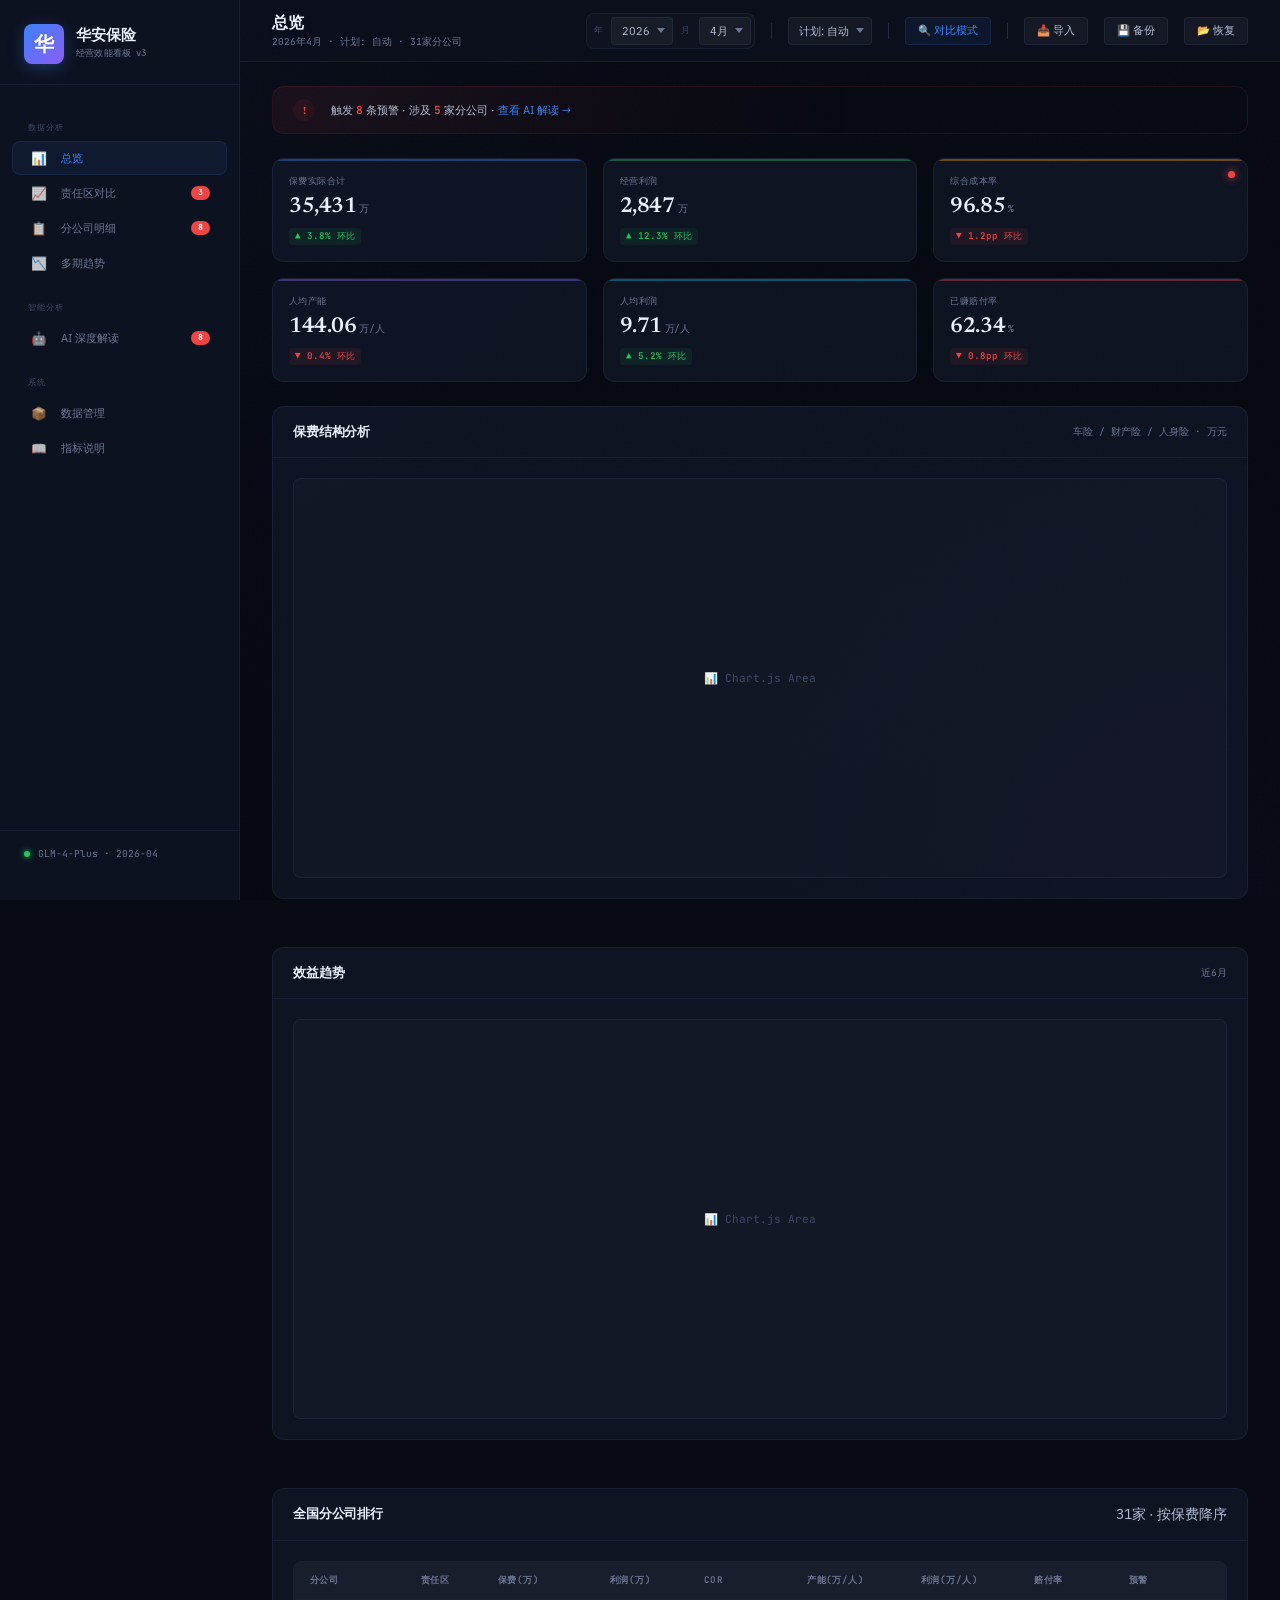
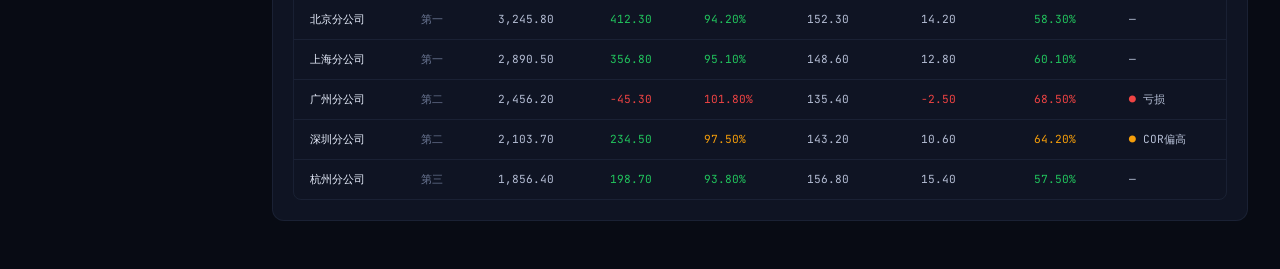
<file: ui_demo_v3.html>
<!DOCTYPE html>
<html lang="zh-CN">
<head>
<meta charset="UTF-8">
<meta name="viewport" content="width=device-width,initial-scale=1.0">
<title>安效能数据看板 — UI Demo v3 (Editorial Dark)</title>
<link rel="icon" href="data:,">
<style>
@import url('https://fonts.googleapis.com/css2?family=IBM+Plex+Sans:wght@300;400;500;600;700&family=JetBrains+Mono:wght@400;500;600;700&family=Newsreader:opsz,wght@6..72,400;6..72,500;6..72,600&display=swap');

:root {
  /* ── Financial Dashboard Dark Palette ── */
  --bg-0:#080b14; --bg-1:#0d1220; --bg-2:#141b2e; --bg-3:#1c2540;
  --card:rgba(20,27,46,.6); --card-hi:rgba(28,37,64,.85); --card-raised:rgba(13,18,32,.95);
  --border:rgba(71,85,120,.2); --border-hi:rgba(71,85,120,.4);
  --glass:rgba(255,255,255,.02); --glass-hi:rgba(255,255,255,.045);
  --text-0:#eaf0ff; --text-1:#b4bdd4; --text-2:#6b7693; --text-3:#3f4866;
  /* Accents - Financial Dashboard colors */
  --blue:#3b82f6; --blue-bg:rgba(59,130,246,.08);
  --green:#22c55e; --green-bg:rgba(34,197,94,.08);
  --red:#ef4444; --red-bg:rgba(239,68,68,.08);
  --amber:#f59e0b; --amber-bg:rgba(245,158,11,.08);
  --purple:#8b5cf6; --purple-bg:rgba(139,92,246,.08);
  --cyan:#06b6d4; --cyan-bg:rgba(6,182,212,.08);
  --teal:#14b8a6; --teal-bg:rgba(20,184,166,.08);
  /* Typography */
  --f-display:'Newsreader',Georgia,serif;
  --f-body:'IBM Plex Sans',-apple-system,'PingFang SC','Microsoft YaHei',sans-serif;
  --f-mono:'JetBrains Mono','SF Mono',Consolas,monospace;
  /* Spacing */
  --s1:4px; --s2:8px; --s3:12px; --s4:16px; --s5:20px; --s6:24px; --s7:32px; --s8:40px;
  /* Radius */
  --r1:4px; --r2:8px; --r3:12px; --r4:16px;
  /* Shadow */
  --sh1:0 1px 2px rgba(0,0,0,.4);
  --sh2:0 4px 12px rgba(0,0,0,.35);
  --sh3:0 8px 28px rgba(0,0,0,.45);
  --sh-glow:0 0 20px rgba(59,130,246,.25);
}
*,*::before,*::after{box-sizing:border-box;margin:0;padding:0}
html{font-size:14px;-webkit-font-smoothing:antialiased;text-rendering:optimizeLegibility}
body{font-family:var(--f-body);background:var(--bg-0);color:var(--text-1);min-height:100vh;overflow-x:hidden}
body::before{
  content:'';position:fixed;inset:0;pointer-events:none;z-index:-1;
  background:
    radial-gradient(circle 600px at 5% 0%,rgba(59,130,246,.04),transparent),
    radial-gradient(circle 500px at 95% 100%,rgba(139,92,246,.025),transparent),
    linear-gradient(180deg,var(--bg-0) 0%,#060912 100%);
}
body::after{
  content:'';position:fixed;inset:0;pointer-events:none;z-index:-1;opacity:.015;
  background-image:url("data:image/svg+xml,%3Csvg xmlns='http://www.w3.org/2000/svg' width='100' height='100'%3E%3Cfilter id='n'%3E%3CfeTurbulence baseFrequency='.9'/%3E%3C/filter%3E%3Crect width='100' height='100' filter='url(%23n)'/%3E%3C/svg%3E");
}

/* ══ LAYOUT ══ */
.app{display:flex;min-height:100vh}
.sidebar{
  width:240px;flex-shrink:0;position:fixed;top:0;bottom:0;left:0;z-index:50;
  background:var(--bg-1);border-right:1px solid var(--border);
  display:flex;flex-direction:column;padding:var(--s6) 0;
}
.main{flex:1;margin-left:240px;display:flex;flex-direction:column;min-height:100vh}

/* ══ SIDEBAR ══ */
.sb-brand{padding:0 var(--s6) var(--s5);border-bottom:1px solid var(--border);margin-bottom:var(--s4)}
.sb-logo{display:flex;align-items:center;gap:var(--s3)}
.sb-logo-mark{
  width:40px;height:40px;border-radius:var(--r2);
  background:linear-gradient(135deg,var(--blue),var(--purple));
  display:flex;align-items:center;justify-content:center;
  font-family:var(--f-display);font-weight:600;color:#fff;font-size:20px;
  box-shadow:0 4px 16px rgba(59,130,246,.3);
}
.sb-logo-text{font-family:var(--f-display);font-size:1.05rem;font-weight:600;color:var(--text-0);line-height:1.2}
.sb-logo-sub{font-size:.65rem;color:var(--text-2);font-family:var(--f-mono);letter-spacing:.02em;margin-top:2px}
.sb-nav{flex:1;padding:0 var(--s3);overflow-y:auto}
.sb-nav::-webkit-scrollbar{width:0}
.sb-label{font-size:.6rem;color:var(--text-3);text-transform:uppercase;letter-spacing:.1em;font-family:var(--f-mono);padding:var(--s5) var(--s4) var(--s2)}
.sb-item{
  display:flex;align-items:center;gap:var(--s3);padding:var(--s2) var(--s4);
  border-radius:var(--r2);color:var(--text-2);font-size:.82rem;cursor:pointer;
  transition:all .2s ease;margin-bottom:1px;border:1px solid transparent;
  font-weight:400;
}
.sb-item:hover{background:var(--glass);color:var(--text-1)}
.sb-item.active{
  background:var(--blue-bg);color:var(--blue);border-color:rgba(59,130,246,.12);
  font-weight:500;
}
.sb-item-icon{width:20px;text-align:center;font-size:.9rem;flex-shrink:0;opacity:.8}
.sb-item.active .sb-item-icon{opacity:1}
.sb-badge{margin-left:auto;background:var(--red);color:#fff;border-radius:10px;padding:1px 7px;font-size:.6rem;font-weight:600;font-family:var(--f-mono);line-height:1.4}
.sb-footer{padding:var(--s4) var(--s6);border-top:1px solid var(--border)}
.sb-status{display:flex;align-items:center;gap:var(--s2);font-size:.68rem;color:var(--text-2);font-family:var(--f-mono)}
.sb-dot{width:6px;height:6px;border-radius:50%;background:var(--green);box-shadow:0 0 6px var(--green);animation:pulse 2s ease infinite}
@keyframes pulse{0%,100%{opacity:1}50%{opacity:.5}}

/* ══ TOPBAR ══ */
.topbar{
  background:rgba(13,18,32,.7);backdrop-filter:blur(24px);-webkit-backdrop-filter:blur(24px);
  border-bottom:1px solid var(--border);padding:var(--s3) var(--s7);
  display:flex;align-items:center;gap:var(--s4);position:sticky;top:0;z-index:40;
}
.tb-title{font-family:var(--f-display);font-size:1.15rem;font-weight:600;color:var(--text-0);letter-spacing:-.015em}
.tb-sub{font-size:.68rem;color:var(--text-2);font-family:var(--f-mono);margin-top:1px}
.tb-spacer{flex:1}
.tb-group{display:inline-flex;align-items:center;gap:var(--s1);padding:3px;background:var(--glass);border:1px solid var(--border);border-radius:var(--r2)}
.tb-lbl{font-size:.62rem;color:var(--text-3);padding:0 4px;font-family:var(--f-mono);text-transform:uppercase;letter-spacing:.06em}
.tb-sel{
  height:28px;padding:0 22px 0 10px;border:1px solid var(--border);border-radius:var(--r1);
  background:var(--glass-hi);color:var(--text-1);font-size:.75rem;cursor:pointer;
  appearance:none;-webkit-appearance:none;
  background-image:url("data:image/svg+xml,%3Csvg xmlns='http://www.w3.org/2000/svg' width='8' height='5' viewBox='0 0 8 5'%3E%3Cpath fill='%236b7693' d='M0 0l4 5 4-5z'/%3E%3C/svg%3E");
  background-repeat:no-repeat;background-position:right 7px center;font-family:var(--f-body);
}
.tb-sel option{color:var(--text-0);background:var(--bg-2)}
.tb-btn{
  height:28px;padding:0 12px;border:1px solid var(--border);border-radius:var(--r1);
  background:var(--glass-hi);color:var(--text-1);font-size:.75rem;cursor:pointer;
  transition:all .15s ease;display:inline-flex;align-items:center;gap:4px;white-space:nowrap;
  font-family:var(--f-body);
}
.tb-btn:hover{background:var(--card-hi);border-color:var(--border-hi);color:var(--text-0)}
.tb-btn--accent{background:var(--blue-bg);border-color:rgba(59,130,246,.15);color:var(--blue);font-weight:500}
.tb-btn--accent:hover{background:rgba(59,130,246,.15);border-color:var(--blue)}
.tb-sep{width:1px;height:16px;background:var(--border-hi)}

/* ══ CONTENT ══ */
.content{padding:var(--s6) var(--s7);flex:1;max-width:1600px;width:100%}
.tab{display:none}
.tab.active{display:block;animation:fadeUp .35s cubic-bezier(.4,0,.2,1)}
@keyframes fadeUp{from{opacity:0;transform:translateY(10px)}to{opacity:1;transform:translateY(0)}}

/* ══ ALERT ══ */
.alert{
  display:flex;align-items:center;gap:var(--s4);padding:var(--s3) var(--s5);margin-bottom:var(--s6);
  background:linear-gradient(90deg,var(--red-bg),transparent 60%);
  border:1px solid rgba(239,68,68,.12);border-radius:var(--r3);font-size:.8rem;
}
.alert-icon{width:22px;height:22px;border-radius:50%;background:var(--red-bg);display:flex;align-items:center;justify-content:center;color:var(--red);font-size:.7rem;font-weight:700;flex-shrink:0}
.alert-num{font-family:var(--f-mono);font-weight:600;color:var(--red)}
.alert-link{color:var(--blue);cursor:pointer;text-decoration:none}
.alert-link:hover{text-decoration:underline}

/* ══ KPI CARDS ══ */
.kpi-row{display:grid;grid-template-columns:repeat(6,1fr);gap:var(--s4);margin-bottom:var(--s6)}
.kpi{
  background:var(--card);border:1px solid var(--border);border-radius:var(--r3);
  padding:var(--s4);position:relative;overflow:hidden;transition:all .3s ease;
}
.kpi::before{content:'';position:absolute;top:0;left:0;right:0;height:2px;background:var(--accent,var(--blue));opacity:.4;transition:opacity .3s}
.kpi:hover{border-color:var(--border-hi);transform:translateY(-2px);box-shadow:var(--sh2)}
.kpi:hover::before{opacity:.8}
.kpi-label{font-size:.66rem;color:var(--text-2);text-transform:uppercase;letter-spacing:.05em;font-family:var(--f-mono);margin-bottom:var(--s2)}
.kpi-val{font-family:var(--f-display);font-size:1.55rem;font-weight:600;color:var(--text-0);line-height:1.1;letter-spacing:-.02em}
.kpi-unit{font-size:.68rem;color:var(--text-2);font-family:var(--f-mono);margin-left:3px;font-weight:400}
.kpi-chg{display:inline-flex;align-items:center;gap:2px;font-size:.66rem;font-family:var(--f-mono);margin-top:var(--s2);padding:2px 6px;border-radius:var(--r1);font-weight:500}
.kpi-chg--up{background:var(--green-bg);color:var(--green)}
.kpi-chg--down{background:var(--red-bg);color:var(--red)}
.kpi-alert-dot{position:absolute;top:var(--s3);right:var(--s3);width:7px;height:7px;border-radius:50%;background:var(--red);box-shadow:0 0 8px var(--red);animation:pulse 2s ease infinite}

/* ══ CARD ══ */
.card{
  background:var(--card);border:1px solid var(--border);border-radius:var(--r3);
  margin-bottom:var(--s6);overflow:hidden;transition:border-color .2s ease;
}
.card:hover{border-color:var(--border-hi)}
.card-head{display:flex;align-items:center;justify-content:space-between;padding:var(--s4) var(--s5);border-bottom:1px solid var(--border)}
.card-title{font-family:var(--f-display);font-size:.95rem;font-weight:600;color:var(--text-0);letter-spacing:-.01em}
.card-meta{font-size:.68rem;color:var(--text-2);font-family:var(--f-mono)}
.card-body{padding:var(--s5)}

/* ══ DUAL COL ══ */
.dual{display:grid;gap:var(--s6);margin-bottom:var(--s6)}
.dual-1-4{grid-template-columns:1.4fr 1fr}
.dual-1-1{grid-template-columns:1fr 1fr}
.dual-1-2{grid-template-columns:1fr 1.2fr}

/* ══ CHART AREA ══ */
.chart{
  height:300px;border-radius:var(--r2);background:var(--glass);border:1px solid var(--border);
  display:flex;align-items:center;justify-content:center;color:var(--text-3);
  font-size:.8rem;font-family:var(--f-mono);position:relative;
}
.chart-tall{height:400px}
.chart::after{content:'📊 Chart.js Area'}

/* ══ TABLE ══ */
.tbl{overflow:auto;border-radius:var(--r2);border:1px solid var(--border);max-height:560px}
.tbl::-webkit-scrollbar{width:6px;height:6px}
.tbl::-webkit-scrollbar-thumb{background:var(--border-hi);border-radius:3px}
table{width:100%;border-collapse:collapse;font-size:.8rem}
thead{background:var(--glass-hi);position:sticky;top:0;z-index:1}
th{padding:var(--s3) var(--s4);text-align:left;font-weight:600;color:var(--text-2);font-size:.66rem;text-transform:uppercase;letter-spacing:.05em;font-family:var(--f-mono);border-bottom:1px solid var(--border);white-space:nowrap}
td{padding:var(--s3) var(--s4);border-bottom:1px solid var(--border);color:var(--text-1);font-family:var(--f-mono);font-variant-numeric:tabular-nums;white-space:nowrap}
tbody tr{transition:background .15s ease}
tbody tr:hover{background:var(--glass)}
tbody tr:last-child td{border-bottom:none}
.td-name{font-family:var(--f-body);font-weight:500;color:var(--text-0)}
.td-region{color:var(--text-2);font-size:.75rem}
.td-good{color:var(--green)}
.td-bad{color:var(--red)}
.td-warn{color:var(--amber)}

/* ══ AI PANEL ══ */
.ai{background:var(--card);border:1px solid var(--border);border-radius:var(--r3);overflow:hidden}
.ai-head{padding:var(--s4) var(--s5);border-bottom:1px solid var(--border);display:flex;align-items:center;gap:var(--s3);background:var(--glass-hi)}
.ai-icon{width:30px;height:30px;border-radius:var(--r2);background:linear-gradient(135deg,var(--purple),var(--blue));display:flex;align-items:center;justify-content:center;font-size:.85rem;box-shadow:0 2px 8px rgba(139,92,246,.2)}
.ai-title{font-family:var(--f-display);font-size:.95rem;font-weight:600;color:var(--text-0)}
.ai-tag{margin-left:auto;font-size:.6rem;padding:2px 8px;border-radius:var(--r1);background:var(--purple-bg);color:var(--purple);font-family:var(--f-mono);text-transform:uppercase;letter-spacing:.05em}
.ai-chat{padding:var(--s5);min-height:240px;max-height:420px;overflow-y:auto}
.ai-msg{margin-bottom:var(--s4);max-width:82%}
.ai-msg--user{margin-left:auto;text-align:right}
.ai-bubble{display:inline-block;padding:var(--s3) var(--s4);border-radius:var(--r3);font-size:.82rem;line-height:1.7}
.ai-msg--user .ai-bubble{background:var(--blue);color:#fff;border-bottom-right-radius:var(--r1)}
.ai-msg--ai .ai-bubble{background:var(--glass-hi);border:1px solid var(--border);color:var(--text-1);border-bottom-left-radius:var(--r1)}
.ai-input-row{display:flex;gap:var(--s2);padding:var(--s4) var(--s5);border-top:1px solid var(--border)}
.ai-input{flex:1;height:38px;padding:0 var(--s4);background:var(--glass-hi);border:1px solid var(--border);border-radius:var(--r2);color:var(--text-0);font-size:.82rem;font-family:var(--f-body);outline:none;transition:all .2s ease}
.ai-input:focus{border-color:var(--blue);box-shadow:0 0 0 3px var(--blue-bg)}
.ai-input::placeholder{color:var(--text-3)}
.ai-send{height:38px;padding:0 var(--s6);background:var(--blue);border:none;border-radius:var(--r2);color:#fff;font-size:.8rem;font-weight:500;cursor:pointer;transition:all .15s ease;font-family:var(--f-body)}
.ai-send:hover{background:#2563eb;box-shadow:0 4px 12px rgba(59,130,246,.3)}

/* ══ FILTERS ══ */
.filters{display:flex;align-items:flex-end;gap:var(--s4);flex-wrap:wrap;margin-bottom:var(--s6)}
.fi{display:flex;flex-direction:column;gap:3px}
.fi-lbl{font-size:.6rem;color:var(--text-3);text-transform:uppercase;letter-spacing:.07em;font-family:var(--f-mono)}
.fi-sel{
  height:34px;padding:0 26px 0 12px;background:var(--glass-hi);border:1px solid var(--border);border-radius:var(--r2);
  color:var(--text-0);font-size:.8rem;cursor:pointer;appearance:none;-webkit-appearance:none;min-width:140px;
  background-image:url("data:image/svg+xml,%3Csvg xmlns='http://www.w3.org/2000/svg' width='8' height='5' viewBox='0 0 8 5'%3E%3Cpath fill='%236b7693' d='M0 0l4 5 4-5z'/%3E%3C/svg%3E");
  background-repeat:no-repeat;background-position:right 8px center;font-family:var(--f-body);
}

/* ══ DATA MGMT ══ */
.data-grid{display:grid;grid-template-columns:repeat(3,1fr);gap:var(--s6)}
.dbox{background:var(--card);border:1px solid var(--border);border-radius:var(--r3);padding:var(--s5)}
.dbox-title{font-family:var(--f-display);font-size:.92rem;font-weight:600;color:var(--text-0);margin-bottom:var(--s2)}
.dbox-desc{font-size:.76rem;color:var(--text-2);line-height:1.6;margin-bottom:var(--s4)}
.btn-a{display:inline-flex;align-items:center;gap:4px;height:34px;padding:0 var(--s4);border:1px solid var(--border-hi);border-radius:var(--r2);background:var(--glass-hi);color:var(--text-0);font-size:.76rem;cursor:pointer;transition:all .15s ease;margin-bottom:var(--s2);font-family:var(--f-body)}
.btn-a:hover{background:var(--card-hi);border-color:var(--blue)}

/* ══ RESPONSIVE ══ */
@media(max-width:1280px){.kpi-row{grid-template-columns:repeat(3,1fr)}.dual-1-4,.dual-1-1,.dual-1-2{grid-template-columns:1fr}.data-grid{grid-template-columns:1fr 1fr}}
@media(max-width:768px){.sidebar{transform:translateX(-100%)}.main{margin-left:0}.kpi-row{grid-template-columns:repeat(2,1fr)}.data-grid{grid-template-columns:1fr}.content{padding:var(--s4)}}
</style>
</head>
<body>
<div class="app">
<!-- SIDEBAR -->
<aside class="sidebar">
  <div class="sb-brand">
    <div class="sb-logo">
      <div class="sb-logo-mark">华</div>
      <div>
        <div class="sb-logo-text">华安保险</div>
        <div class="sb-logo-sub">经营效能看板 v3</div>
      </div>
    </div>
  </div>
  <nav class="sb-nav">
    <div class="sb-label">数据分析</div>
    <div class="sb-item active" onclick="switchTab('overview')"><span class="sb-item-icon">📊</span> 总览</div>
    <div class="sb-item" onclick="switchTab('regions')"><span class="sb-item-icon">📈</span> 责任区对比<span class="sb-badge">3</span></div>
    <div class="sb-item" onclick="switchTab('branches')"><span class="sb-item-icon">📋</span> 分公司明细<span class="sb-badge">8</span></div>
    <div class="sb-item" onclick="switchTab('trend')"><span class="sb-item-icon">📉</span> 多期趋势</div>
    <div class="sb-label">智能分析</div>
    <div class="sb-item" onclick="switchTab('ai')"><span class="sb-item-icon">🤖</span> AI 深度解读<span class="sb-badge">8</span></div>
    <div class="sb-label">系统</div>
    <div class="sb-item" onclick="switchTab('data')"><span class="sb-item-icon">📦</span> 数据管理</div>
    <div class="sb-item" onclick="switchTab('guide')"><span class="sb-item-icon">📖</span> 指标说明</div>
  </nav>
  <div class="sb-footer">
    <div class="sb-status"><div class="sb-dot"></div> GLM-4-Plus · 2026-04</div>
  </div>
</aside>

<!-- MAIN -->
<div class="main">
  <header class="topbar">
    <div>
      <div class="tb-title" id="pageTitle">总览</div>
      <div class="tb-sub">2026年4月 · 计划: 自动 · 31家分公司</div>
    </div>
    <div class="tb-spacer"></div>
    <div class="tb-group">
      <span class="tb-lbl">年</span>
      <select class="tb-sel"><option>2026</option></select>
      <span class="tb-lbl">月</span>
      <select class="tb-sel"><option>4月</option><option>5月</option></select>
    </div>
    <div class="tb-sep"></div>
    <select class="tb-sel"><option>计划: 自动</option></select>
    <div class="tb-sep"></div>
    <button class="tb-btn tb-btn--accent">🔍 对比模式</button>
    <div class="tb-sep"></div>
    <button class="tb-btn">📥 导入</button>
    <button class="tb-btn">💾 备份</button>
    <button class="tb-btn">📂 恢复</button>
  </header>

  <div class="content">
    <!-- OVERVIEW -->
    <div id="tab-overview" class="tab active">
      <div class="alert">
        <div class="alert-icon">!</div>
        <span>触发 <span class="alert-num">8</span> 条预警 · 涉及 <span class="alert-num">5</span> 家分公司 · <span class="alert-link" onclick="switchTab('ai')">查看 AI 解读 →</span></span>
      </div>
      <div class="kpi-row">
        <div class="kpi" style="--accent:var(--blue)">
          <div class="kpi-label">保费实际合计</div>
          <div class="kpi-val">35,431<span class="kpi-unit">万</span></div>
          <div class="kpi-chg kpi-chg--up">▲ 3.8% 环比</div>
        </div>
        <div class="kpi" style="--accent:var(--green)">
          <div class="kpi-label">经营利润</div>
          <div class="kpi-val">2,847<span class="kpi-unit">万</span></div>
          <div class="kpi-chg kpi-chg--up">▲ 12.3% 环比</div>
        </div>
        <div class="kpi" style="--accent:var(--amber)">
          <div class="kpi-label">综合成本率</div>
          <div class="kpi-val">96.85<span class="kpi-unit">%</span></div>
          <div class="kpi-chg kpi-chg--down">▼ 1.2pp 环比</div>
          <div class="kpi-alert-dot"></div>
        </div>
        <div class="kpi" style="--accent:var(--purple)">
          <div class="kpi-label">人均产能</div>
          <div class="kpi-val">144.06<span class="kpi-unit">万/人</span></div>
          <div class="kpi-chg kpi-chg--down">▼ 0.4% 环比</div>
        </div>
        <div class="kpi" style="--accent:var(--cyan)">
          <div class="kpi-label">人均利润</div>
          <div class="kpi-val">9.71<span class="kpi-unit">万/人</span></div>
          <div class="kpi-chg kpi-chg--up">▲ 5.2% 环比</div>
        </div>
        <div class="kpi" style="--accent:var(--red)">
          <div class="kpi-label">已赚赔付率</div>
          <div class="kpi-val">62.34<span class="kpi-unit">%</span></div>
          <div class="kpi-chg kpi-chg--down">▼ 0.8pp 环比</div>
        </div>
      </div>
      <div class="dual dual-1-4">
        <div class="card">
          <div class="card-head"><div class="card-title">保费结构分析</div><div class="card-meta">车险 / 财产险 / 人身险 · 万元</div></div>
          <div class="card-body"><div class="chart chart-tall"></div></div>
        </div>
        <div class="card">
          <div class="card-head"><div class="card-title">效益趋势</div><div class="card-meta">近6月</div></div>
          <div class="card-body"><div class="chart chart-tall"></div></div>
        </div>
      </div>
      <div class="card">
        <div class="card-head"><div class="card-title">全国分公司排行</div><div class="card__meta">31家 · 按保费降序</div></div>
        <div class="card-body">
          <div class="tbl">
            <table>
              <thead><tr><th>分公司</th><th>责任区</th><th>保费(万)</th><th>利润(万)</th><th>COR</th><th>产能(万/人)</th><th>利润(万/人)</th><th>赔付率</th><th>预警</th></tr></thead>
              <tbody>
                <tr><td class="td-name">北京分公司</td><td class="td-region">第一</td><td>3,245.80</td><td class="td-good">412.30</td><td class="td-good">94.20%</td><td>152.30</td><td>14.20</td><td class="td-good">58.30%</td><td>—</td></tr>
                <tr><td class="td-name">上海分公司</td><td class="td-region">第一</td><td>2,890.50</td><td class="td-good">356.80</td><td class="td-good">95.10%</td><td>148.60</td><td>12.80</td><td class="td-good">60.10%</td><td>—</td></tr>
                <tr><td class="td-name">广州分公司</td><td class="td-region">第二</td><td>2,456.20</td><td class="td-bad">-45.30</td><td class="td-bad">101.80%</td><td>135.40</td><td class="td-bad">-2.50</td><td class="td-bad">68.50%</td><td><span style="color:var(--red)">●</span> 亏损</td></tr>
                <tr><td class="td-name">深圳分公司</td><td class="td-region">第二</td><td>2,103.70</td><td class="td-good">234.50</td><td class="td-warn">97.50%</td><td>143.20</td><td>10.60</td><td class="td-warn">64.20%</td><td><span style="color:var(--amber)">●</span> COR偏高</td></tr>
                <tr><td class="td-name">杭州分公司</td><td class="td-region">第三</td><td>1,856.40</td><td class="td-good">198.70</td><td class="td-good">93.80%</td><td>156.80</td><td>15.40</td><td class="td-good">57.50%</td><td>—</td></tr>
              </tbody>
            </table>
          </div>
        </div>
      </div>
    </div>

    <!-- REGIONS -->
    <div id="tab-regions" class="tab">
      <div class="kpi-row" style="grid-template-columns:repeat(4,1fr)">
        <div class="kpi" style="--accent:var(--blue)"><div class="kpi-label">第一责任区</div><div class="kpi-val">12,450<span class="kpi-unit">万</span></div></div>
        <div class="kpi" style="--accent:var(--green)"><div class="kpi-label">第二责任区</div><div class="kpi-val">8,920<span class="kpi-unit">万</span></div></div>
        <div class="kpi" style="--accent:var(--amber)"><div class="kpi-label">第三责任区</div><div class="kpi-val">7,830<span class="kpi-unit">万</span></div></div>
        <div class="kpi" style="--accent:var(--purple)"><div class="kpi-label">第四责任区</div><div class="kpi-val">6,230<span class="kpi-unit">万</span></div></div>
      </div>
      <div class="dual dual-1-1">
        <div class="card"><div class="card-head"><div class="card-title">保费对比</div><div class="card-meta">4区 · 万元</div></div><div class="card-body"><div class="chart chart-tall"></div></div></div>
        <div class="card"><div class="card-head"><div class="card-title">效益对比</div><div class="card-meta">COR / 赔付率</div></div><div class="card-body"><div class="chart chart-tall"></div></div></div>
      </div>
    </div>

    <!-- BRANCHES -->
    <div id="tab-branches" class="tab">
      <div class="card">
        <div class="card-head"><div class="card-title">分公司明细</div><div class="card-meta">31家 · 2026-04</div></div>
        <div class="card-body">
          <div class="tbl">
            <table>
              <thead><tr><th>分公司</th><th>责任区</th><th>保费(万)</th><th>利润(万)</th><th>COR</th><th>产能(万/人)</th><th>利润(万/人)</th><th>赔付率</th><th>预警</th></tr></thead>
              <tbody>
                <tr><td class="td-name">北京分公司</td><td class="td-region">第一</td><td>3,245.80</td><td class="td-good">412.30</td><td class="td-good">94.20%</td><td>152.30</td><td>14.20</td><td class="td-good">58.30%</td><td>—</td></tr>
                <tr><td class="td-name">广州分公司</td><td class="td-region">第二</td><td>2,456.20</td><td class="td-bad">-45.30</td><td class="td-bad">101.80%</td><td>135.40</td><td class="td-bad">-2.50</td><td class="td-bad">68.50%</td><td><span style="color:var(--red)">●</span> 亏损</td></tr>
              </tbody>
            </table>
          </div>
        </div>
      </div>
    </div>

    <!-- AI -->
    <div id="tab-ai" class="tab">
      <div class="alert"><div class="alert-icon">!</div><span>规则引擎检出 <span class="alert-num">8</span> 条预警 · AI 深度解读已就绪</span></div>
      <div class="dual dual-1-2">
        <div class="card">
          <div class="card-head"><div class="card-title">规则预警汇总</div><div class="card-meta">8条</div></div>
          <div class="card-body">
            <div class="tbl" style="max-height:380px">
              <table>
                <thead><tr><th>分公司</th><th>指标</th><th>实际值</th><th>阈值</th><th>级别</th></tr></thead>
                <tbody>
                  <tr><td class="td-name">广州</td><td>COR</td><td class="td-bad">101.80%</td><td>≥95%</td><td><span style="color:var(--red)">●红</span></td></tr>
                  <tr><td class="td-name">广州</td><td>利润</td><td class="td-bad">-45.30</td><td>&gt;0</td><td><span style="color:var(--red)">●红</span></td></tr>
                  <tr><td class="td-name">深圳</td><td>COR</td><td class="td-warn">97.50%</td><td>≥95%</td><td><span style="color:var(--amber)">●橙</span></td></tr>
                </tbody>
              </table>
            </div>
          </div>
        </div>
        <div class="ai">
          <div class="ai-head"><div class="ai-icon">🤖</div><div class="ai-title">AI 深度对话</div><div class="ai-tag">GLM-4-Plus</div></div>
          <div class="ai-chat">
            <div class="ai-msg ai-msg--ai"><div class="ai-bubble"><strong>广州分公司 · 深度解读</strong><br><br>COR 101.80% 突破盈亏线，核心矛盾在已赚赔付率 68.50% 显著高于全国 62.34%。近6月从 60.20% 攀升至 68.50%，加速恶化。<br><br><strong>预判：</strong>6月COR将达104%+，建议核查车险大案。</div></div>
            <div class="ai-msg ai-msg--user"><div class="ai-bubble">广州赔付率恶化的主要原因？</div></div>
            <div class="ai-msg ai-msg--ai"><div class="ai-bubble">车险已赚赔付率从 58.30% 升至 71.20%（+12.9pp），远超均值。可能原因：<br>1. 大案集中赔付<br>2. 渠道结构变化<br>3. 核保标准放松<br><br>建议调取4月理赔明细核实。</div></div>
          </div>
          <div class="ai-input-row"><input class="ai-input" placeholder="输入问题，如：对比北京和上海的效益指标"><button class="ai-send">发送</button></div>
        </div>
      </div>
    </div>

    <!-- TREND -->
    <div id="tab-trend" class="tab">
      <div class="filters">
        <div class="fi"><div class="fi-lbl">指标</div><select class="fi-sel"><option>整体人均产能(实际)</option></select></div>
        <div class="fi"><div class="fi-lbl">责任区</div><select class="fi-sel"><option>全国汇总</option><option>第一责任区</option></select></div>
        <div class="fi"><div class="fi-lbl">分公司</div><select class="fi-sel"><option>全部汇总</option></select></div>
        <div class="fi"><div class="fi-lbl">时间范围</div><select class="fi-sel"><option>近6个月</option><option>全部</option></select></div>
        <button class="tb-btn tb-btn--accent" style="height:34px">🔍 显示趋势</button>
      </div>
      <div class="card"><div class="card-head"><div class="card-title">整体人均产能 — 近6月趋势</div><div class="card-meta">万元/人</div></div><div class="card-body"><div class="chart chart-tall"></div></div></div>
      <div class="dual dual-1-1">
        <div class="card"><div class="card-head"><div class="card-title">多指标对比</div><div class="card-meta">2-6个</div></div><div class="card-body"><div class="chart"></div></div></div>
        <div class="card"><div class="card-head"><div class="card-title">分公司对比</div><div class="card-meta">2-8家</div></div><div class="card-body"><div class="chart"></div></div></div>
      </div>
    </div>

    <!-- DATA -->
    <div id="tab-data" class="tab">
      <div class="data-grid">
        <div class="dbox">
          <div class="dbox-title">📥 数据导入</div>
          <div class="dbox-desc">支持 Excel (.xlsx)，导入后自动合并到当前月份。</div>
          <button class="btn-a">📥 导入实际</button><br><button class="btn-a">📅 导入计划</button><br><button class="btn-a">📋 实际模板</button><br><button class="btn-a">📋 计划模板</button>
        </div>
        <div class="dbox">
          <div class="dbox-title">💾 备份恢复</div>
          <div class="dbox-desc">导出全部数据为 JSON，可跨设备迁移。</div>
          <button class="btn-a">💾 导出备份</button><br><button class="btn-a">📂 恢复备份</button>
        </div>
        <div class="dbox">
          <div class="dbox-title">🔒 加密分享</div>
          <div class="dbox-desc">一键加密，生成 GitHub Pages 分享链接。</div>
          <button class="btn-a">🔒 加密分享</button><br><button class="btn-a">📤 导出分享数据</button>
        </div>
      </div>
    </div>

    <!-- GUIDE -->
    <div id="tab-guide" class="tab">
      <div class="card">
        <div class="card-head"><div class="card-title">指标说明</div><div class="card-meta">77项指标</div></div>
        <div class="card-body">
          <div class="tbl">
            <table>
              <thead><tr><th>指标</th><th>分组</th><th>单位</th><th>方向</th><th>说明</th></tr></thead>
              <tbody>
                <tr><td class="td-name">保费实际合计</td><td>保费</td><td>万元</td><td class="td-good">↑</td><td>各险种保费实际收入合计</td></tr>
                <tr><td class="td-name">综合成本率</td><td>效益</td><td>%</td><td class="td-bad">↓</td><td>低于100%为盈利</td></tr>
              </tbody>
            </table>
          </div>
        </div>
      </div>
    </div>

  </div>
</div>
</div>
<script>
var titles={overview:'总览',regions:'责任区对比',branches:'分公司明细',ai:'AI 深度解读',trend:'多期趋势',data:'数据管理',guide:'指标说明'};
function switchTab(name){
  document.querySelectorAll('.tab').forEach(t=>t.classList.remove('active'));
  document.querySelectorAll('.sb-item').forEach(t=>t.classList.remove('active'));
  document.getElementById('tab-'+name).classList.add('active');
  event.target.closest('.sb-item').classList.add('active');
  document.getElementById('pageTitle').textContent=titles[name]||'';
}
</script>
</body>
</html>
</file>
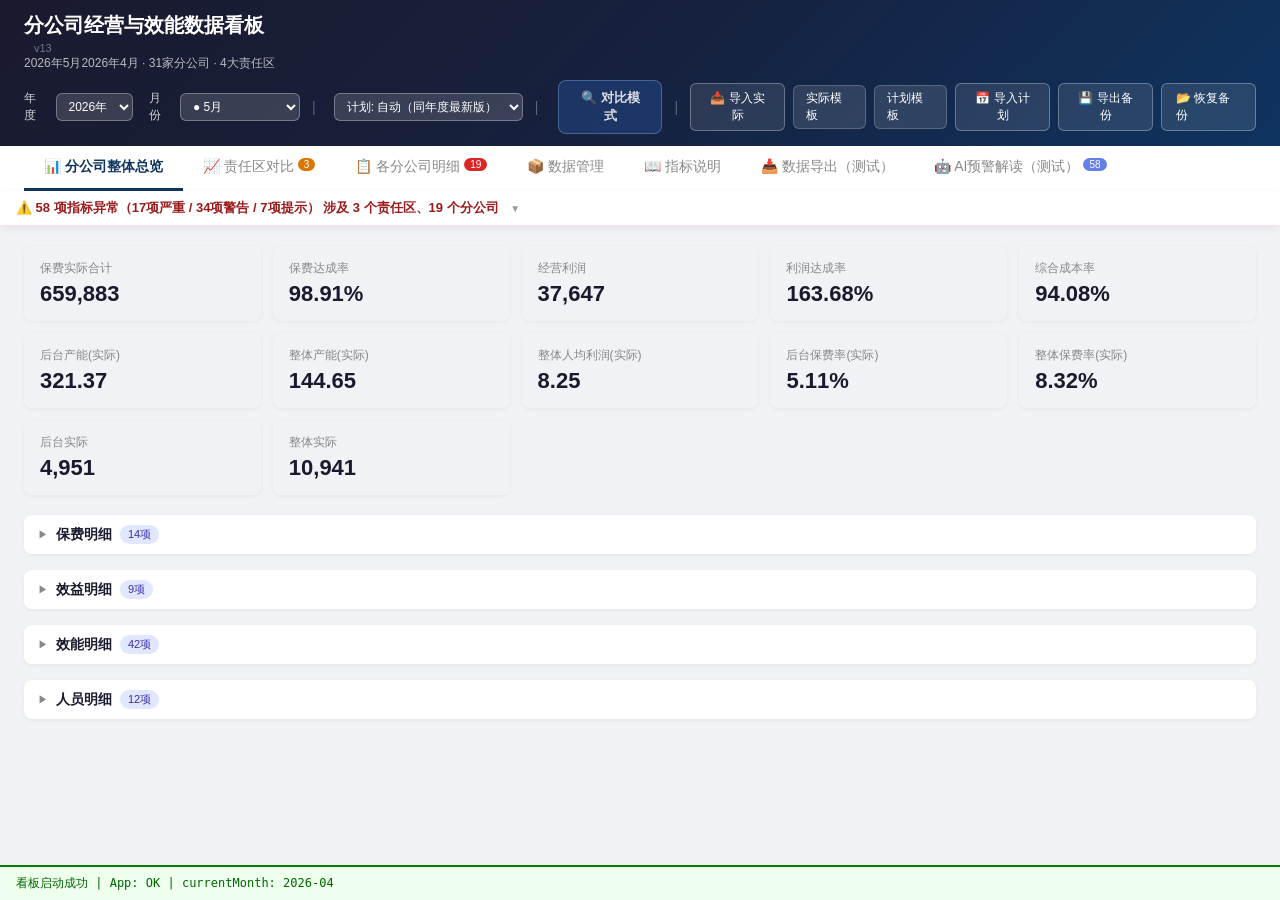
<file: 安效能数据看板.html>
<!DOCTYPE html>
<html lang="zh-CN">
<head>
<meta charset="UTF-8"><meta http-equiv="Cache-Control" content="no-cache, no-store, must-revalidate"><meta http-equiv="Pragma" content="no-cache"><meta http-equiv="Expires" content="0"><meta name="viewport" content="width=device-width,initial-scale=1.0">
<title>分公司经营与效能数据看板 - 2026年4月</title>
<script src="chart.umd.min.js"></script>
<script src="xlsx.full.min.js"></script>
<style>
:root{--bg:#f0f2f5;--card:#fff;--text:#1a1a2e;--muted:#888;--blue:#3b82f6;--green:#10b981;--red:#ef4444;--purple:#8b5cf6;--amber:#f59e0b}
*{margin:0;padding:0;box-sizing:border-box}
body{font-family:-apple-system,BlinkMacSystemFont,'PingFang SC','Microsoft YaHei',sans-serif;background:var(--bg);color:var(--text);font-size:14px}
.header{background:linear-gradient(135deg,#1a1a2e,#16213e,#0f3460);color:#fff;padding:12px 24px;display:flex;justify-content:space-between;align-items:center;flex-wrap:wrap;gap:8px}
.header h1{font-size:20px;font-weight:600}
.header .sub{font-size:12px;opacity:.7}
.toolbar{display:flex;gap:8px;align-items:center}
.toolbar button,.toolbar .btn-file{padding:6px 14px;border:1px solid rgba(255,255,255,.3);border-radius:6px;background:rgba(255,255,255,.1);color:#fff;cursor:pointer;font-size:12px;transition:.2s}
.toolbar button:hover,.toolbar .btn-file:hover{background:rgba(255,255,255,.2)}
.toolbar select{color:#fff;background:rgba(255,255,255,.15);border:1px solid rgba(255,255,255,.3);border-radius:6px;padding:5px 8px;font-size:12px;cursor:pointer}
.toolbar select option{color:#1a1a2e;background:#fff}
.toolbar input[type=file]{display:none}
.nav{display:flex;background:var(--card);padding:0 24px;box-shadow:0 2px 8px rgba(0,0,0,.06)}
.nav button{padding:12px 20px;border:none;background:none;font-size:14px;cursor:pointer;color:var(--muted);border-bottom:3px solid transparent}
.nav button:hover{color:var(--text)}
.nav button.active{color:#0f3460;border-bottom-color:#0f3460;font-weight:600}
.main{padding:20px 24px;max-width:1600px;margin:0 auto}
.tab{display:none}.tab.active{display:block;animation:fadeIn .25s ease}
@keyframes fadeIn{from{opacity:0;transform:translateY(4px)}to{opacity:1;transform:translateY(0)}}

.kpi-row{display:grid;grid-template-columns:repeat(auto-fill,minmax(200px,1fr));gap:12px;margin-bottom:20px}
.kpi-card{background:var(--card);border-radius:8px;padding:14px 16px;box-shadow:0 1px 4px rgba(0,0,0,.06);border-left:4px solid var(--blue)}
.kpi-card.c-green{border-left-color:var(--green)}.kpi-card.c-red{border-left-color:var(--red)}.kpi-card.c-purple{border-left-color:var(--purple)}.kpi-card.c-amber{border-left-color:var(--amber)}
.kpi-card .kl{font-size:12px;color:var(--muted);margin-bottom:4px}
.kpi-card .kv{font-size:22px;font-weight:700}

.section{margin-bottom:16px}
.sec-header{display:flex;align-items:center;gap:8px;padding:10px 14px;background:var(--card);border-radius:8px;cursor:pointer;box-shadow:0 1px 4px rgba(0,0,0,.06);user-select:none}
.sec-header:hover{background:#f8f9ff}
.sec-header .arrow{transition:.2s;font-size:10px;color:var(--muted)}
.sec-header.open .arrow{transform:rotate(90deg)}
h4.open .arrow{transform:rotate(90deg)}
.sec-header h3{font-size:14px;font-weight:600}
.sec-header .badge{font-size:11px;background:#e0e7ff;color:#3730a3;padding:2px 8px;border-radius:10px}
.sec-body{display:none;padding:12px 0}
.sec-body.open{display:block}
.sec-group{margin-bottom:10px}

.tbl-wrap{overflow-x:auto;background:var(--card);border-radius:8px;box-shadow:0 1px 4px rgba(0,0,0,.06);margin-bottom:12px;max-height:70vh;overflow-y:auto;background-image:linear-gradient(to right,var(--card) 30%,transparent),linear-gradient(to left,var(--card) 30%,transparent),radial-gradient(farthest-side at 0 50%,rgba(0,0,0,.12),transparent),radial-gradient(farthest-side at 100% 50%,rgba(0,0,0,.12),transparent);background-position:0 0,100% 0,0 0,100% 0;background-repeat:no-repeat;background-size:40px 100%,40px 100%,14px 100%,14px 100%;background-attachment:local,local,scroll,scroll}
.tbl-wrap table th{position:sticky;top:0;z-index:9;background:#f0f4ff}
.tbl-wrap table th:nth-child(1){left:0;z-index:8}
.tbl-wrap table td:nth-child(1){position:sticky;left:0;z-index:4;background:var(--card)}
.tbl-wrap tr:nth-child(even) td{background:#fafafa}
.tbl-wrap tr:nth-child(even) td:nth-child(1){background:#fafafa}
.tbl-wrap tr:nth-child(even) td:nth-child(2){background:#fafafa}
.tbl-wrap tr:nth-child(even) td:nth-child(3){background:#fafafa}
.tbl-wrap tr:hover td{background:#f0f4ff}
.tbl-wrap tr:hover td:nth-child(1){background:#f0f4ff}
.tbl-wrap tr:hover td:nth-child(2){background:#f0f4ff}
.tbl-wrap tr:hover td:nth-child(3){background:#f0f4ff}
table{width:100%;border-collapse:separate;border-spacing:0;font-size:12px}
th{text-align:left;padding:8px 10px;background:#f8f9fa;color:var(--muted);font-weight:600;border-bottom:2px solid #e5e7eb;white-space:nowrap}
td{padding:7px 10px;border-bottom:1px solid #f0f0f0;white-space:nowrap}
tr:hover td{background:#f8f9ff}
.num{text-align:right;font-variant-numeric:tabular-nums}
.hi-green{color:var(--green);font-weight:600}
.hi-red{color:var(--red);font-weight:600}
/* 责任区核心指标表 & 分公司明细表 & 分公司详情表 — 统一黑色字体 */
#branches-table .hi-green,#branches-table .hi-red,#regions-key-table .hi-green,#regions-key-table .hi-red,#branch-detail-view .hi-green,#branch-detail-view .hi-red{color:#1a1a2e!important;font-weight:400}
.computed{color:var(--muted);font-size:11px}

.chart-grid{display:grid;grid-template-columns:1fr 1fr;gap:16px;margin-bottom:12px}
.chart-grid.compare-mode{grid-template-columns:1fr;max-width:900px}
.chart-grid.compare-mode .chart-wrap{min-height:340px}
.chart-card{background:var(--card);border-radius:8px;padding:14px;box-shadow:0 1px 4px rgba(0,0,0,.06)}
.chart-card h4{font-size:12px;margin-bottom:10px;color:var(--muted);font-weight:600}
.chart-wrap{position:relative;min-height:260px}

.region-grid{display:grid;grid-template-columns:repeat(4,1fr);gap:12px;margin-bottom:16px}
.region-card{background:var(--card);border-radius:8px;padding:14px;box-shadow:0 1px 4px rgba(0,0,0,.06)}
.region-card h4{font-size:13px;margin-bottom:10px;padding-bottom:8px;border-bottom:2px solid var(--blue)}
.region-card .metric{display:flex;justify-content:space-between;padding:4px 0;font-size:12px;border-bottom:1px solid #f5f5f5}
.region-card .metric .mv{font-weight:600}

.search-bar{display:flex;gap:8px;margin-bottom:16px;align-items:center}
.search-bar input,.search-bar select{padding:6px 12px;border:1px solid #d1d5db;border-radius:6px;font-size:13px}
.search-bar input{width:200px}

.more-toggle{display:flex;align-items:center;gap:6px;padding:8px 0;cursor:pointer;color:var(--muted);font-size:12px;user-select:none}
.more-toggle:hover{color:var(--blue)}
.more-toggle .mt-arrow{transition:.2s;font-size:10px}
.more-toggle.open .mt-arrow{transform:rotate(90deg)}
.more-body{display:none}
.more-body.open{display:block}
.branch-charts{display:grid;grid-template-columns:repeat(auto-fit,minmax(320px,1fr));gap:14px}
.branch-charts .chart-card{background:var(--bg2);border-radius:10px;padding:14px 16px;border:1px solid var(--border);margin-bottom:0!important}
.branch-charts .chart-card h4{font-size:13px;margin:0 0 10px 0;color:var(--text);font-weight:600}
.branch-charts .chart-wrap{background:#fafbfc;border-radius:6px;padding:4px}

@media(max-width:1200px){.chart-grid{grid-template-columns:1fr}}
@media(max-width:1000px){.region-grid{grid-template-columns:repeat(2,1fr)}.kpi-row{grid-template-columns:repeat(3,1fr)}}
@media(max-width:600px){.region-grid{grid-template-columns:1fr}.kpi-row{grid-template-columns:repeat(2,1fr)}}

.month-bar{display:flex;align-items:center;gap:8px}
.month-bar select{padding:4px 10px;border:1px solid rgba(255,255,255,.3);border-radius:6px;background:rgba(255,255,255,.1);color:#fff;font-size:13px;cursor:pointer;outline:none}
.month-bar select option{color:#333;background:#fff}
.month-bar .btn-reset{padding:4px 10px;border:1px solid rgba(255,255,255,.15);border-radius:6px;background:transparent;color:rgba(255,255,255,.6);cursor:pointer;font-size:11px}
.month-bar .btn-reset:hover{color:#fff;border-color:rgba(255,255,255,.5)}

.plan-bar{display:flex;align-items:center;gap:6px}
.month-bar select#planSelect{padding:4px 8px;border:1px solid rgba(255,255,255,.2);border-radius:6px;background:rgba(255,255,255,.08);color:rgba(255,255,255,.7);font-size:12px;cursor:pointer;outline:none;max-width:180px}
.month-bar select#planSelect option{color:#333;background:#fff}

.btn-dl{display:inline-block;background:rgba(255,255,255,.12);color:#fff;border:1px solid rgba(255,255,255,.2);padding:4px 12px;border-radius:6px;font-size:12px;text-decoration:none;cursor:pointer}.btn-dl:hover{background:rgba(255,255,255,.2)}

/* Branch Detail */
.breadcrumb{margin-bottom:16px;font-size:13px}
.breadcrumb a{color:var(--primary);cursor:pointer;text-decoration:none}
.breadcrumb a:hover{text-decoration:underline}
.branch-header{display:flex;align-items:center;gap:12px;margin-bottom:20px}
.branch-header h2{margin:0;font-size:22px}
.badge-rank{display:inline-block;padding:2px 8px;border-radius:10px;font-size:12px;font-weight:600}
.badge-rank.top{background:#d4edda;color:#155724}
.badge-rank.mid{background:#fff3cd;color:#856404}
.badge-rank.low{background:#f8d7da;color:#721c24}
.back-btn{display:inline-flex;align-items:center;gap:4px;padding:6px 14px;border:none;border-radius:6px;background:var(--bg2);color:var(--text);cursor:pointer;font-size:13px;margin-bottom:16px}
.back-btn:hover{background:var(--border)}
.kpi-cards{display:grid;grid-template-columns:repeat(auto-fit,minmax(220px,1fr));gap:12px;margin-bottom:20px}
.kpi-card{background:var(--bg2);border-radius:8px;padding:14px 16px;border-left:3px solid var(--primary)}
.kpi-card h4{font-size:12px;color:var(--text2);margin:0 0 8px 0}
.kpi-card .val{font-size:24px;font-weight:700;margin-bottom:4px}
.kpi-card .avg{font-size:12px;color:var(--text2);margin-bottom:6px}
.kpi-card .diff{font-size:12px;margin-bottom:4px}
.kpi-card .rank{font-size:11px;color:var(--text2)}
.diff-up{color:#16a34a}
.diff-down{color:#dc2626}
.rank-bar{display:flex;align-items:center;gap:6px}
.rank-bar .bar-track{flex:1;height:4px;background:var(--border);border-radius:2px;overflow:hidden}
.rank-bar .bar-fill{height:100%;border-radius:2px;transition:width .3s}
.col-rank{width:60px;text-align:center}
.clickable-row{cursor:pointer;transition:background .15s}
.clickable-row:hover{background:rgba(59,130,246,.06)}


.sortable{cursor:pointer;user-select:none;white-space:nowrap}
.sortable:hover{background:rgba(59,130,246,.08)}
.mt-arrow{display:inline-block;font-size:10px;transition:transform .2s}
.more-toggle.open .mt-arrow{transform:rotate(90deg)}


.toast{position:fixed;top:20px;left:50%;transform:translateX(-50%);z-index:10000;padding:10px 24px;border-radius:8px;font-size:13px;font-weight:600;box-shadow:0 4px 20px rgba(0,0,0,.15);animation:toastIn .3s ease,toastOut .3s ease 2.5s forwards;pointer-events:none}
.toast-success{background:#d4edda;color:#155724;border:1px solid #c3e6cb}
.toast-error{background:#f8d7da;color:#721c24;border:1px solid #f5c6cb}
.toast-info{background:#d1ecf1;color:#0c5460;border:1px solid #bee5eb}
@keyframes toastIn{from{opacity:0;transform:translateX(-50%) translateY(-20px)}to{opacity:1;transform:translateX(-50%) translateY(0)}}
@keyframes toastOut{from{opacity:1}to{opacity:0;transform:translateX(-50%) translateY(-10px)}}

/* Data management */
.data-year{margin-bottom:24px}
.data-year h3{font-size:15px;margin-bottom:10px;color:#1a1a2e}
.month-grid{display:grid;grid-template-columns:repeat(12,1fr);gap:8px;margin-bottom:8px}
.month-cell{background:var(--card);border-radius:6px;padding:10px 8px;text-align:center;font-size:11px;box-shadow:0 1px 3px rgba(0,0,0,.04);cursor:default;transition:.15s}
.month-cell.has-data{background:#e8f5e9;border:1px solid #a5d6a7;color:#2e7d32;font-weight:600}
.month-cell.no-data{background:#fafafa;border:1px dashed #e0e0e0;color:#bbb}
.month-cell:hover{transform:translateY(-1px);box-shadow:0 3px 8px rgba(0,0,0,.08)}
.month-cell .mon{font-size:18px;font-weight:700;display:block;margin-bottom:2px}
.month-cell .yr{font-size:10px;opacity:.6}
.plan-list{display:flex;flex-wrap:wrap;gap:8px;margin-bottom:8px}
.plan-card{background:var(--card);border-radius:8px;padding:10px 14px;box-shadow:0 1px 3px rgba(0,0,0,.04);display:flex;align-items:center;gap:10px;font-size:12px}
.plan-card .vers{font-weight:600;color:#0f3460;font-size:14px}
.plan-card .info{color:var(--muted);font-size:11px}
.plan-card .plan-actions{margin-left:auto;display:flex;gap:4px}
.data-section{margin-bottom:20px}
.data-section h4{font-size:13px;color:var(--muted);margin-bottom:8px;text-transform:uppercase;letter-spacing:.5px}
.data-actions{display:flex;gap:8px;margin-top:16px;flex-wrap:wrap}
.btn-sm{padding:4px 10px;font-size:11px;border-radius:4px;border:1px solid #ddd;background:#fff;cursor:pointer;transition:.15s}
.btn-sm:hover{background:#f5f5f5}
.btn-sm.danger{color:#c62828;border-color:#ef9a9a}
.btn-sm.danger:hover{background:#ffebee}
.btn-sm.warn{color:#e65100;border-color:#ffcc80}
.btn-sm.warn:hover{background:#fff3e0}
.import-time{font-size:10px;color:var(--muted)}

/* KPI card delta badge */
.kpi-delta{font-size:10px;margin-top:4px;padding:2px 6px;border-radius:4px;background:rgba(0,0,0,.04);display:inline-block}
/* Compare column styling */
.cmp-hdr{background:#e8f0fe!important;color:#1e40af;font-weight:600}
.cmp-data{color:#666;background:rgba(59,130,246,.04)}
.cmp-delta{font-variant-numeric:tabular-nums}
/* Overview section row highlight in compare mode */
:root{--cmp-bg:rgba(239,246,255,.5)}
tr:nth-child(even) .cmp-delta{background:rgba(239,246,255,.6)!important}
tr:nth-child(even) .cmp-data{background:rgba(59,130,246,.06)!important}
/* Chart grid in compare mode — increased spacing */
.chart-grid.compare-mode .chart-wrap{min-height:420px;margin-bottom:24px}
.chart-grid.compare-mode .chart-card{padding:14px 18px}
.chart-grid.compare-mode canvas{max-height:380px}
/* Branches table compare column — warm highlight */
td.cmp-delta{transition:background .2s}
.tbl-wrap tbody tr:hover td.cmp-delta{background:#fef3c7!important}
.alert-bar{position:sticky;top:0;z-index:100;background:#fff;border-bottom:1px solid #fee2e2;box-shadow:0 2px 8px rgba(0,0,0,.06)}.alert-bar .alert-summary{padding:8px 16px;color:#991b1b;user-select:none}.alert-bar .alert-detail{padding:0 16px 8px}.alert-bar .alert-toggle{font-size:10px;margin-left:8px;color:#999}.alert-item{transition:background .2s}.alert-item:hover{filter:brightness(.97)}
/* Export tab */
.exp-section{background:var(--card);border-radius:8px;padding:16px 20px;margin-bottom:16px;box-shadow:0 1px 4px rgba(0,0,0,.06)}
.exp-section h3{font-size:14px;color:#1e3a5f;margin-bottom:10px}
.exp-check{display:inline-flex;align-items:center;gap:4px;font-size:12px;padding:3px 8px;border:1px solid #e5e7eb;border-radius:6px;margin:2px 4px 2px 0;cursor:pointer;white-space:nowrap;user-select:none;transition:.15s}
.exp-check:hover{border-color:var(--blue);background:#eff6ff}
.exp-check input[type=checkbox]{accent-color:var(--blue)}
.exp-sel-all{padding:2px 10px;border:1px solid #d1d5db;border-radius:4px;background:#f9fafb;cursor:pointer;font-size:11px;color:#6b7280;margin-right:4px;transition:.15s}
.exp-sel-all:hover{background:#e5e7eb;color:#374151}
.exp-sel-card{padding:1px 8px;font-size:10px;border:1px solid rgba(0,0,0,.12);border-radius:3px;background:rgba(255,255,255,.7);cursor:pointer;transition:.15s}
.exp-sel-card:hover{background:#fff;border-color:rgba(0,0,0,.25)}
.exp-check-card:hover{background:rgba(255,255,255,.6) !important}
.exp-btn-primary{padding:8px 20px;background:var(--blue);color:#fff;border:none;border-radius:6px;cursor:pointer;font-weight:600;transition:.2s}
.exp-btn-primary:hover{filter:brightness(1.1)}
.exp-branch-label{min-width:110px}

/* ========== 移动端适配 ========== */
@media(max-width:768px){
  /* ── Header & Toolbar ── */
  .header{padding:10px 12px;flex-direction:column;align-items:flex-start}
  .header h1{font-size:16px}
  .header .sub{font-size:10px;display:block;margin-top:2px}
  .toolbar{flex-wrap:wrap;gap:4px;font-size:11px}
  .toolbar button,.toolbar .btn-file{padding:4px 8px;font-size:10px;border-radius:4px}
  .toolbar select{padding:3px 6px;font-size:10px}
  .toolbar a.btn-dl{padding:3px 8px;font-size:10px}
  .toolbar .month-bar select,.toolbar .plan-bar select{font-size:10px;padding:3px 6px}
  .toolbar #btnCompare{padding:5px 10px;font-size:11px}
  .toolbar label{font-size:10px}

  /* ── Compare bar ── */
  #compareBar{flex-wrap:wrap;padding:6px 10px;gap:4px;font-size:11px}
  #compareBar select{padding:2px 6px;font-size:10px}
  #compareBar button{padding:2px 6px;font-size:10px}

  /* ── Navigation ── */
  .nav{padding:0 8px;overflow-x:auto;-webkit-overflow-scrolling:touch}
  .nav button{padding:8px 10px;font-size:11px;white-space:nowrap;flex-shrink:0}

  /* ── Main content ── */
  .main{padding:12px 8px}

  /* ── KPI cards ── */
  .kpi-row{grid-template-columns:1fr 1fr;gap:8px}
  .kpi-card{padding:10px 12px}
  .kpi-card .kv{font-size:18px}
  .kpi-card .kl{font-size:10px}

  /* ── Section headers ── */
  .sec-header{padding:8px 10px}
  .sec-header h3{font-size:12px}

  /* ── Region grid ── */
  .region-grid{grid-template-columns:1fr;gap:8px}
  .region-card{padding:10px 12px}
  .region-card h4{font-size:11px}
  .region-card .metric{font-size:10px}

  /* ── Chart grid ── */
  .chart-grid{grid-template-columns:1fr;gap:10px}
  .chart-card{padding:8px 10px}
  .chart-card h4{font-size:11px}
  .chart-wrap{min-height:200px}
  .chart-grid.compare-mode .chart-wrap{min-height:240px}

  /* ── Branch search ── */
  .search-bar{flex-wrap:wrap;gap:4px}
  .search-bar input{width:100%}
  .search-bar select{font-size:11px;padding:4px 8px}

  /* ── Branch table ── */
  .tbl-wrap{max-height:55vh;font-size:10px}
  .tbl-wrap table{font-size:10px}
  .tbl-wrap th,.tbl-wrap td{padding:5px 6px}
  /* ── Branch detail ── */
  .branch-header{flex-wrap:wrap;gap:6px}
  .branch-header h2{font-size:16px}
  .kpi-cards{grid-template-columns:1fr 1fr;gap:8px}
  .kpi-card .val{font-size:18px}
  .branch-charts{grid-template-columns:1fr}

  /* ── Trend section ── */
  #trend-chart-wrap{height:220px}

  /* ── Data management ── */
  .data-year h3{font-size:13px}
  .month-grid{grid-template-columns:repeat(6,1fr);gap:4px}
  .month-cell{padding:6px 4px;font-size:9px}
  .month-cell .mon{font-size:14px}
  .plan-card{width:100%}

  /* ── Export tab ── */
  .exp-section{padding:10px 12px;margin-bottom:10px}
  .exp-section h3{font-size:12px}
  .exp-check{padding:2px 6px;font-size:10px}
  .exp-sel-all{padding:1px 6px;font-size:9px}
  .exp-btn-primary{padding:6px 14px;font-size:13px;width:100%}

  /* ── Alert bar ── */
  .alert-bar .alert-summary{padding:6px 10px;font-size:11px}
  .alert-bar .alert-detail{padding:0 10px 6px;font-size:10px}

  /* ── Breadcrumb ── */
  .breadcrumb{font-size:11px}

  /* ── Toast ── */
  .toast{font-size:11px;padding:8px 16px}
}

@media(max-width:480px){
  .kpi-row{grid-template-columns:1fr}
  .kpi-cards{grid-template-columns:1fr}
  .month-grid{grid-template-columns:repeat(3,1fr)}
  .nav button{font-size:10px;padding:6px 8px}
  .header h1{font-size:14px}
  .toolbar button,.toolbar select{font-size:9px}
}
</style>
</head>
<body>
<div class="header">
<div><h1>分公司经营与效能数据看板</h1><span style="font-size:11px;color:rgba(255,255,255,.4);margin-left:10px">v13</span><div class="sub"><span id="monthLabel"></span><span id="comparePeriodLabel" style="display:none;font-size:11px;color:rgba(147,197,253,.9);margin-left:6px"></span><span>2026年4月</span><span> · 31家分公司 · 4大责任区</span></div></div>

<div class="toolbar"><label style="font-size:12px;opacity:.8">年度</label><select id="yearSelect" onchange="setDataYear(this.value)"></select><label style="font-size:12px;opacity:.8;margin-left:8px">月份</label><select id="dataMonth" onchange="setDataMonth(this.value)"><option value="1">1月</option><option value="2">2月</option><option value="3">3月</option><option value="4" selected>4月</option><option value="5">5月</option><option value="6">6月</option><option value="7">7月</option><option value="8">8月</option><option value="9">9月</option><option value="10">10月</option><option value="11">11月</option><option value="12">12月</option></select>
<span style="opacity:.3;margin:0 4px">|</span>
<select id="planSelect" onchange="switchPlan(this.value)" style="margin-left:6px;padding:5px 8px;color:#fff;background:rgba(255,255,255,.15);border:1px solid rgba(255,255,255,.3);border-radius:6px;font-size:12px;cursor:pointer" title="选择计划版本"><option value="auto" selected>计划: 自动</option></select>
<span style="opacity:.3;margin:0 4px">|</span>
<button id="btnCompare" style="margin-left:8px;font-size:13px;opacity:.85;padding:8px 16px;background:rgba(59,130,246,.25);border:1px solid rgba(147,197,253,.4);border-radius:8px;color:#fff;cursor:pointer;transition:.2s;font-weight:600">🔍 对比模式</button>
<span style="opacity:.3;margin:0 4px">|</span>
<button class="btn" onclick="document.getElementById('actualFileInput').click()">📥 导入实际</button>
<a href="安效能_实际数据导入模板.xlsx" download class="btn-dl">实际模板</a>
<a href="安效能_计划数据导入模板.xlsx" download class="btn-dl">计划模板</a>
<button class="btn" onclick="document.getElementById('planFileInput').click()">📅 导入计划</button>
<button class="btn" onclick="exportData()">💾 导出备份</button>
<label class="btn-file" style="cursor:pointer">📂 恢复备份<input type="file" accept=".json" onchange="importData(this)" style="position:absolute;width:1px;height:1px;opacity:0;overflow:hidden"></label>
</div>
</div>
<div id="statusBar" style="display:none;background:rgba(76,175,80,.2);color:#4caf50;padding:4px 16px;font-size:12px;text-align:center"></div>
<input type="file" id="actualFileInput" accept=".xlsx,.xls" multiple onchange="toast('正在导入实际数据...','info');importExcel(this)" style="position:absolute;width:1px;height:1px;opacity:0;overflow:hidden">
<input type="file" id="planFileInput" accept=".xlsx,.xls" multiple onchange="toast('正在导入计划数据...','info');importPlanExcel(this)" style="position:absolute;width:1px;height:1px;opacity:0;overflow:hidden">

<div id="compareBar" style="display:none;background:rgba(59,130,246,.08);border-bottom:1px solid rgba(59,130,246,.15);padding:6px 24px;align-items:center;gap:6px"><span style="font-size:12px;color:rgba(59,130,246,.9);font-weight:600;margin-right:4px">🔍 对比期</span><select id="compareYear" onchange="refreshCompareMonths();setComparePeriod()" style="padding:3px 8px;font-size:12px;border:1px solid rgba(59,130,246,.3);border-radius:4px;background:#fff;margin-right:2px"></select><span style="font-size:12px;color:#666">年</span><select id="compareMonth" onchange="setComparePeriod()" style="padding:3px 8px;font-size:12px;border:1px solid rgba(59,130,246,.3);border-radius:4px;background:#fff"></select><span style="font-size:12px;color:#666">月</span><button class="btn-sm" onclick="quickCompare('prevMonth')" style="margin-left:8px;color:#2563eb;border-color:#93c5fd;font-size:11px;padding:3px 8px">vs 上月</button><button class="btn-sm" onclick="quickCompare('prevYear')" style="color:#7c3aed;border-color:#c4b5fd;font-size:11px;padding:3px 8px">vs 去年同期</button><span id="comparePeriodLabel" style="font-size:11px;color:rgba(59,130,246,.6);margin-left:6px"></span></div>

<div class="nav">
<button class="active" onclick="switchTab('overview')">📊 分公司整体总览</button>
<button onclick="switchTab('regions')">📈 责任区对比<span id="regions-badge" style="display:none;background:#dc2626;color:#fff;border-radius:10px;padding:1px 6px;font-size:10px;margin-left:4px;vertical-align:top">0</span></button>
<button onclick="switchTab('branches')">📋 各分公司明细<span id="branches-badge" style="display:none;background:#dc2626;color:#fff;border-radius:10px;padding:1px 6px;font-size:10px;margin-left:4px;vertical-align:top">0</span></button>
<button onclick="switchTab('data')">📦 数据管理</button>
<button onclick="switchTab('guide')">📖 指标说明</button>
<button onclick="switchTab('export')">📥 数据导出（测试）</button>
<button onclick="switchTab('ai')">🤖 AI预警解读（测试）<span id="ai-badge" style="display:none;background:#667eea;color:#fff;border-radius:10px;padding:1px 6px;font-size:10px;margin-left:4px;vertical-align:top">0</span></button>
</div>
<div id="alert-bar" class="alert-bar" style="display:none"></div>
<style>.alert-detail{max-height:60vh;overflow-y:auto;padding:4px 0}.alert-summary:hover{opacity:.85}
.tbl-wrap td.cmp-col{position:relative;z-index:0}
/* s0/s1/s2/s3 冻结列 — 依赖 table-layout:fixed + JS 动态设宽 */
.tbl-wrap .s0{position:sticky;left:0;z-index:8}
.tbl-wrap .s1{position:sticky;z-index:7}
.tbl-wrap .s2{position:sticky;z-index:7;box-shadow:4px 0 8px rgba(0,0,0,.08)}
</style>
<div class="main">
<div id="tab-overview" class="tab active"><div id="overview-kpi" class="kpi-row"></div><div id="overview-sections"></div></div>
<div id="tab-regions" class="tab"><div id="regions-kpi" class="region-grid"></div><div id="regions-key-table"></div><div id="regions-charts"></div><div id="regions-detail"></div></div>
<div id="tab-guide" class="tab"></div>
<div id="tab-data" class="tab"><div id="data-panel"></div></div>
<div id="tab-export" class="tab"></div>
<div id="tab-branches" class="tab">
<div id="branches-list-view"><div class="search-bar"><input type="text" id="branchSearch" placeholder="搜索分公司..." oninput="renderBranches()"><select id="branchGroup" onchange="renderBranches();if(window.App&&App.isCompareMode&&typeof applyCompareMode==='function')applyCompareMode()"><option value="all">全部指标</option><option value="保费">保费类</option><option value="效益">效益类</option><option value="效能">效能类</option><option value="人员">人员类</option></select><select id="branchRegion" onchange="renderBranches();if(window.App&&App.isCompareMode&&typeof applyCompareMode==='function')applyCompareMode()"><option value="all">全部责任区</option><option value="第一责任区">第一责任区</option><option value="第二责任区">第二责任区</option><option value="第三责任区">第三责任区</option><option value="第四责任区">第四责任区</option></select><span class="hint-text" style="font-size:11px;color:var(--text2);margin-left:8px">点击分公司行查看详情与排名</span></div><div id="branches-table" class="tbl-wrap"></div></div>
<div id="branch-detail-view" style="display:none"><button class="back-btn" onclick="hideBranchDetail()">← 返回分公司列表</button><div id="branch-detail-content"></div></div>
<div id="trend-section"><h3 style="margin-bottom:10px;font-size:15px">📈 多期趋势</h3><div style="display:flex;gap:10px;align-items:center;margin-bottom:10px;flex-wrap:wrap"><span style="font-size:12px;color:var(--muted)">指标</span><select id="trendIndicator" onchange="renderTrendChart()"><option value="">选择指标...</option></select><span style="font-size:12px;color:var(--muted)">分公司</span><select id="trendBranch" onchange="renderTrendChart()"><option value="all">全部汇总</option></select></div><div id="trend-chart-wrap" style="position:relative;height:320px"><canvas id="trendChart"></canvas></div></div>
</div>
<div id="tab-ai" class="tab"><div id="ai-content"></div></div>

</div>
<script src="dashboard-data.js?v=204253"></script>
<script src="dashboard-config.js?v=204253"></script>
<script src="dashboard-compute.js?v=204253"></script>
<script src="dashboard-charts.js?v=204253"></script>
<script src="dashboard-render.js?v=204253"></script>
<script src="dashboard-alerts.js?v=204253"></script>
<script src="dashboard-export.js?v=204253"></script>
<script src="dashboard-main.js?v=204253"></script>
<script src="dashboard-ai.js?v=204306"></script>
<div id="errPanel" style="position:fixed;bottom:0;left:0;right:0;background:#fee;color:#c00;padding:8px 16px;font-size:12px;font-family:monospace;display:none;z-index:9999;max-height:120px;overflow:auto;white-space:pre-wrap;border-top:2px solid red"></div>
</body>
</html>
</file>
<file: dashboard-diagnosis.css>
.diagnosis-status{display:flex;gap:16px;align-items:center;flex-wrap:wrap;padding:10px 14px;margin-bottom:12px;background:#f8fafc;border:1px solid #e2e8f0;border-radius:10px;font-size:12px;color:#475569}
.diagnosis-warning{margin-left:auto;padding:3px 9px;border-radius:999px;background:#fff7ed;color:#9a3412;font-weight:700}
.diagnosis-toolbar{display:flex;align-items:end;gap:10px;flex-wrap:wrap;margin-bottom:12px}.diagnosis-toolbar label{display:block;font-size:11px;color:var(--muted);margin-bottom:4px}.diagnosis-toolbar select{min-width:180px;padding:7px 10px;border:1px solid #cbd5e1;border-radius:8px;background:#fff}.diagnosis-toolbar h3{margin:0}
.diagnosis-summary-row{display:grid;grid-template-columns:repeat(4,minmax(120px,1fr));gap:10px;margin-bottom:12px}.diagnosis-summary-row>div{padding:14px;background:#fff;border:1px solid #e2e8f0;border-radius:12px}.diagnosis-summary-row strong{display:block;font-size:26px;color:#0f172a}.diagnosis-summary-row span{font-size:12px;color:#64748b}
.diagnosis-card{position:relative;margin-bottom:12px;padding:18px;background:#fff;border:1px solid #e2e8f0;border-radius:14px}.diagnosis-card-head{display:flex;justify-content:space-between;gap:16px;align-items:center;margin-bottom:12px}.diagnosis-card-head small{color:#64748b}.diagnosis-card-head h3{margin:2px 0 0;font-size:18px}.diagnosis-lead{padding:12px 14px;background:#f8fafc;border-left:4px solid #2563eb;border-radius:8px;font-weight:700}
.risk-chip,.trust-tag,.task-status{display:inline-block;padding:3px 8px;border-radius:999px;font-size:11px;font-weight:700}.risk-高风险{background:#fee2e2;color:#b91c1c}.risk-中风险{background:#fef3c7;color:#92400e}.risk-关注{background:#dbeafe;color:#1d4ed8}.risk-正常{background:#dcfce7;color:#166534}.trust-tag{margin-right:6px;background:#ede9fe;color:#6d28d9}
.diagnosis-grid{display:grid;grid-template-columns:repeat(2,minmax(0,1fr));gap:12px}.diagnosis-grid>div{padding:12px 14px;background:#fafafa;border-radius:10px}.diagnosis-grid h4{margin:0 0 8px}.diagnosis-grid p{margin:6px 0;line-height:1.6}.link-btn{border:0;background:none;color:#2563eb;cursor:pointer;padding:0;font-size:11px}.recommendation{margin:8px 0;padding:10px;background:#fff;border:1px solid #e2e8f0;border-radius:8px}.recommendation p{font-size:12px}.limitations{margin-top:12px;padding-top:10px;border-top:1px dashed #cbd5e1;color:#64748b;font-size:12px}
.recommendation-group{margin-top:10px;padding-left:10px;border-left:3px solid #94a3b8}.recommendation-group h5{display:flex;justify-content:space-between;align-items:center;margin:0 0 6px;font-size:13px}.recommendation-group h5 span{padding:2px 7px;border-radius:999px;background:#e2e8f0;color:#475569;font-size:10px}.recommendation-business{border-color:#2563eb}.recommendation-claims{border-color:#dc2626}.recommendation-efficiency{border-color:#7c3aed}.recommendation-management{border-color:#0f766e}.recommendation-meta{margin-bottom:4px;color:#64748b;font-size:11px}
.section-purpose{margin-top:-2px!important;color:#64748b;font-size:12px}.pattern-item{margin:8px 0;padding:10px 12px;border:1px solid #dbeafe;border-radius:8px;background:#fff}.pattern-item>div{display:flex;align-items:center;gap:7px}.pattern-item p{font-size:12px;color:#475569}.pattern-item small{display:block;margin-bottom:2px;color:#94a3b8}.pattern-tag{padding:2px 7px;border-radius:999px;background:#e0e7ff;color:#4338ca;font-size:11px;font-weight:700}
.diagnosis-fact{position:relative;margin:8px 0;padding:10px 12px;border-left:4px solid #64748b;border-radius:8px;background:#fff}.diagnosis-fact>div{display:flex;align-items:center;gap:8px}.diagnosis-fact p{margin:5px 0;color:#475569;font-size:12px}.diagnosis-fact.fact-error{border-color:#dc2626;background:#fff1f2}.diagnosis-fact.fact-warn{border-color:#f59e0b;background:#fffbeb}.diagnosis-fact.fact-info,.diagnosis-fact.fact-attention{border-color:#2563eb;background:#eff6ff}.fact-level{flex:none;padding:2px 7px;border-radius:999px;background:#e2e8f0;color:#334155;font-size:11px;font-weight:700}.fact-error .fact-level{background:#fee2e2;color:#b91c1c}.fact-warn .fact-level{background:#fef3c7;color:#92400e}.fact-info .fact-level,.fact-attention .fact-level{background:#dbeafe;color:#1d4ed8}.fact-more{margin-top:10px;border-top:1px dashed #cbd5e1;padding-top:10px}.fact-more summary{cursor:pointer;color:#64748b;font-size:12px;font-weight:600}.fact-more-list{margin-top:8px}.fact-empty{color:#64748b}
.diagnosis-evidence-list{display:grid;gap:6px}.evidence-row{display:grid;grid-template-columns:minmax(180px,1fr) 120px 150px 90px;align-items:center;gap:10px;width:100%;padding:10px 12px;border:1px solid #e2e8f0;border-radius:8px;background:#fff;text-align:left;cursor:pointer}.evidence-row:hover{border-color:#93c5fd;background:#eff6ff}.evidence-row small{display:block;color:#94a3b8;margin-top:2px}.evidence-row strong{text-align:right}
.diagnosis-basis-row{grid-template-columns:minmax(160px,1fr) minmax(100px,.55fr) minmax(220px,1.35fr) 90px}.diagnosis-basis-row span:nth-child(2) strong{text-align:left;display:block;margin-top:2px}.diagnosis-basis-row span:nth-child(3) b{display:block;margin-top:2px;font-size:12px;color:#334155}.diagnosis-evidence-empty{padding:18px;border:1px dashed #cbd5e1;border-radius:10px;background:#f8fafc;color:#64748b;text-align:center}
.diagnosis-basis-card{padding:12px 14px;border:1px solid #dbe5f1;border-left:4px solid #2563eb;border-radius:10px;background:#fff}.diagnosis-basis-card.basis-error{border-left-color:#dc2626;background:#fffafa}.diagnosis-basis-card.basis-warn{border-left-color:#f59e0b;background:#fffdf7}.basis-head{display:flex;justify-content:space-between;align-items:center;gap:10px}.basis-head>div{display:flex;align-items:center;gap:8px}.basis-level{padding:2px 7px;border-radius:999px;background:#dbeafe;color:#1d4ed8;font-size:11px;font-weight:700}.basis-error .basis-level{background:#fee2e2;color:#b91c1c}.basis-warn .basis-level{background:#fef3c7;color:#92400e}.basis-conclusion{margin:7px 0!important;color:#334155;font-weight:600}.basis-values{display:grid;grid-template-columns:.7fr 1.4fr .7fr;gap:8px;padding:9px 0;border-top:1px dashed #e2e8f0;border-bottom:1px dashed #e2e8f0}.basis-values span{min-width:0}.basis-values small,.basis-purpose small{display:block;color:#94a3b8;margin-bottom:2px}.basis-values strong{display:block;font-size:12px;color:#0f172a}.basis-purpose{margin:8px 0 0!important;color:#475569;font-size:12px}
.evidence-more{margin-top:6px;border-top:1px dashed #cbd5e1;padding-top:12px}.evidence-more summary{cursor:pointer;color:#2563eb;font-weight:600;font-size:14px;list-style:none}.evidence-more summary::-webkit-details-marker{display:none}.evidence-more summary:before{content:'＋';display:inline-block;margin-right:6px}.evidence-more[open] summary:before{content:'－'}.evidence-more-list{display:grid;gap:6px;margin-top:12px}
.prompt-chips{display:flex;gap:6px;flex-wrap:wrap;margin-bottom:10px}.prompt-chips button,.feedback-bar button{padding:5px 9px;border:1px solid #cbd5e1;border-radius:999px;background:#fff;cursor:pointer;font-size:11px}.prompt-chips button:hover,.feedback-bar button:hover{border-color:#60a5fa;background:#eff6ff}.chat-log{min-height:100px;max-height:320px;overflow:auto;padding:10px;background:#f8fafc;border-radius:10px}.chat-message{max-width:82%;margin:8px 0;padding:9px 12px;border-radius:10px;white-space:pre-wrap;line-height:1.6}.chat-message.user{margin-left:auto;background:#2563eb;color:#fff}.chat-message.assistant{background:#fff;border:1px solid #e2e8f0}.chat-compose{display:grid;grid-template-columns:1fr auto auto;gap:8px;margin-top:10px}.chat-compose textarea{min-height:64px;resize:vertical;padding:9px;border:1px solid #cbd5e1;border-radius:8px}.feedback-bar{margin-top:12px;padding-top:10px;border-top:1px solid #e2e8f0;font-size:12px}
.diagnosis-drawer{position:fixed;top:0;right:-430px;width:min(420px,92vw);height:100vh;z-index:1000;padding:28px 22px;background:#fff;box-shadow:-12px 0 30px rgba(15,23,42,.16);transition:right .2s;overflow:auto}.diagnosis-drawer.open{right:0}.drawer-close{position:absolute;right:14px;top:10px;border:0;background:none;font-size:26px;cursor:pointer}.diagnosis-drawer dl{display:grid;grid-template-columns:90px 1fr;gap:8px;margin-top:18px}.diagnosis-drawer dt{color:#64748b}.diagnosis-drawer dd{margin:0;font-weight:600}.task-form label{display:grid;gap:5px;margin:10px 0;font-size:12px}.task-form input,.task-form textarea{padding:8px;border:1px solid #cbd5e1;border-radius:7px}.task-form textarea{min-height:72px}.task-form-row{display:grid;grid-template-columns:1fr 1fr;gap:8px}
.task-list{display:grid;gap:10px}.task-card{display:flex;justify-content:space-between;gap:16px;padding:14px;background:#fff;border:1px solid #e2e8f0;border-radius:12px}.task-card.overdue{border-left:5px solid #dc2626}.task-card h4{margin:5px 0}.task-card p{margin:5px 0;color:#475569}.task-card small{color:#64748b}.task-card>div:last-child{display:flex;gap:6px;align-items:center}.task-status{background:#e0e7ff;color:#3730a3}.diagnosis-empty,.empty-copy{text-align:center;padding:28px;color:#64748b}
@media(max-width:760px){.diagnosis-summary-row,.diagnosis-grid{grid-template-columns:1fr 1fr}.evidence-row{grid-template-columns:1fr auto}.evidence-row span:nth-child(3),.evidence-row span:nth-child(4){display:none}.diagnosis-basis-row{grid-template-columns:1fr auto}.diagnosis-basis-row span:nth-child(3){display:block;grid-column:1/-1;padding-top:8px;border-top:1px dashed #e2e8f0}.diagnosis-basis-row span:nth-child(4){display:none}.basis-values{grid-template-columns:1fr 1fr}.basis-values span:last-child{grid-column:1/-1}.chat-compose{grid-template-columns:1fr}.diagnosis-warning{margin-left:0}.task-card{display:block}.task-card>div:last-child{margin-top:10px}}
@media(max-width:480px){.diagnosis-summary-row,.diagnosis-grid{grid-template-columns:1fr}.task-form-row{grid-template-columns:1fr}}
.agent-panel{margin-top:18px}
.agent-status{padding:5px 10px;border-radius:999px;background:#eef2ff;color:#3730a3;font-size:12px;font-weight:700}
.agent-status.status-running{background:#dbeafe;color:#1d4ed8}.agent-status.status-completed{background:#dcfce7;color:#166534}.agent-status.status-waiting_user{background:#fef3c7;color:#92400e}.agent-status.status-failed,.agent-status.status-cancelled{background:#fee2e2;color:#991b1b}
.agent-status.status-insufficient_evidence,.agent-status.status-human_review_required{background:#fef3c7;color:#92400e}.agent-status.status-validation_failed,.agent-status.status-degraded{background:#fee2e2;color:#991b1b}
.agent-compose{display:grid;grid-template-columns:1fr auto;gap:12px;margin:14px 0}
.agent-compose textarea{min-height:84px;resize:vertical;border:1px solid #dbe2ea;border-radius:10px;padding:12px;font:inherit;line-height:1.6}
.agent-actions{display:flex;flex-direction:column;gap:8px;min-width:132px}.agent-actions select{padding:8px;border:1px solid #dbe2ea;border-radius:8px;background:#fff}
.agent-plan h4,.agent-result h4{margin:0 0 10px}.agent-steps{display:grid;gap:8px;list-style:none;padding:0}
.agent-step{display:grid;grid-template-columns:76px 1fr;gap:10px;padding:11px 12px;border:1px solid #e5e7eb;border-radius:10px;background:#fff}
.agent-step small{display:block;color:#64748b;margin-top:3px}.agent-step details{margin-top:8px}.agent-step pre{max-height:220px;overflow:auto;background:#0f172a;color:#e2e8f0;padding:10px;border-radius:8px;font-size:11px;white-space:pre-wrap}
.step-state{align-self:start;text-align:center;border-radius:999px;padding:3px 6px;background:#f1f5f9;color:#475569;font-size:11px}
.step-completed .step-state{background:#dcfce7;color:#166534}.step-running .step-state{background:#dbeafe;color:#1d4ed8}.step-failed .step-state,.step-cancelled .step-state{background:#fee2e2;color:#991b1b}
.agent-result{margin-top:16px;border-top:1px solid #e5e7eb;padding-top:16px}.agent-result-head{display:flex;align-items:center;gap:8px}.agent-summary{font-size:15px;line-height:1.7}
.agent-result-grid{display:grid;grid-template-columns:repeat(3,1fr);gap:12px;margin-top:12px}.agent-result-grid>div{background:#f8fafc;border-radius:10px;padding:12px}.agent-result-grid h5{margin:0 0 10px}
.agent-item{background:#fff;border:1px solid #e5e7eb;border-radius:8px;padding:10px;margin-bottom:8px}.agent-item p{margin:6px 0;color:#475569}.agent-item small{display:block;color:#64748b;margin-bottom:6px}
.result-tag{display:inline-block;font-size:10px;font-weight:700;border-radius:999px;padding:2px 7px;margin-right:6px}.fact-tag{background:#dbeafe;color:#1d4ed8}.inference-tag{background:#fef3c7;color:#92400e}.recommendation-tag{background:#dcfce7;color:#166534}
.agent-limitations,.agent-missing{margin-top:12px;padding:10px 12px;border-radius:8px;background:#fff7ed;color:#9a3412}.agent-missing .btn-sm{margin-left:12px}.agent-empty{color:#64748b}
.agent-blocked{margin-top:16px;padding:16px;border:1px solid #fecaca;border-radius:10px;background:#fff7f7;color:#991b1b}.agent-blocked h4{margin:0 0 6px}.agent-blockers{display:flex;gap:6px;flex-wrap:wrap;margin-top:10px}.agent-blockers span{padding:3px 8px;border-radius:999px;background:#fee2e2;font-size:11px;font-weight:700}
.validation-report{margin-top:12px;border-top:1px solid #e5e7eb;padding-top:10px}.validation-report summary{cursor:pointer;font-weight:700}.validation-grid{display:grid;grid-template-columns:repeat(4,1fr);gap:6px;margin-top:10px}.validation-grid span{display:flex;justify-content:space-between;padding:7px 9px;border-radius:7px;background:#f8fafc}.validation-grid .passed{color:#166534;background:#f0fdf4}.validation-grid .blocked{color:#991b1b;background:#fef2f2}.review-required{padding:8px;border-radius:7px;background:#fef3c7;color:#92400e}
.agent-pilot{margin-top:16px;padding-top:16px;border-top:1px solid #e5e7eb}.agent-pilot-grid{display:grid;grid-template-columns:repeat(6,1fr);gap:8px}.agent-pilot-grid span{background:#f8fafc;border-radius:9px;padding:10px;text-align:center}.agent-pilot-grid b{display:block;font-size:18px;color:#0f3460}.agent-pilot-grid small{color:#64748b}
@media(max-width:900px){.agent-result-grid{grid-template-columns:1fr}.agent-compose{grid-template-columns:1fr}.agent-actions{flex-direction:row;flex-wrap:wrap}}
@media(max-width:900px){.agent-pilot-grid{grid-template-columns:repeat(2,1fr)}}
@media(max-width:900px){.validation-grid{grid-template-columns:repeat(2,1fr)}}

/* Clean diagnosis layout after AI modules are retired. */
.diagnosis-toolbar{padding:4px 0 12px;margin-bottom:10px;border-bottom:1px solid #eef2f7}
.diagnosis-toolbar select{border-color:#dbe2ea}
.diagnosis-summary-row{gap:12px;margin-bottom:16px}
.diagnosis-summary-row>div{border-color:#eef2f7;box-shadow:none}
.diagnosis-card{padding:20px 22px;border-color:#eef2f7;box-shadow:none}
.diagnosis-card-head{padding-bottom:12px;border-bottom:1px solid #eef2f7}
.diagnosis-lead{margin:0 0 16px;padding:0 0 0 12px;background:transparent;border-left-color:#1d4ed8;border-radius:0;line-height:1.7}
.diagnosis-grid{gap:0;border-top:1px solid #f1f5f9}
.diagnosis-grid>div{padding:18px 16px;background:transparent;border-bottom:1px solid #f1f5f9;border-radius:0}
.diagnosis-grid>div:nth-child(odd){border-right:1px solid #f1f5f9}
.diagnosis-grid h4{margin-bottom:10px;color:#0f172a}
.pattern-item,.recommendation,.diagnosis-fact{background:#fff;border-color:#edf2f7}
.limitations{margin-top:16px;padding-top:12px;border-top-color:#e5edf6}
@media(max-width:760px){.diagnosis-grid>div:nth-child(odd){border-right:0}}
</file>
<file: dashboard-publish.css>
.publish-admin{margin-top:18px}
.publish-card{background:#fff;border:1px solid #e2e8f0;border-radius:10px;padding:18px;margin-bottom:14px;box-shadow:0 1px 4px rgba(15,23,42,.05)}
.publish-card h4{font-size:15px;color:#1e3a5f;margin-bottom:12px}
.publish-row{display:flex;gap:10px;align-items:center;flex-wrap:wrap;margin-bottom:10px}
.publish-row label{font-size:12px;color:#475569}
.publish-row input,.publish-row select{border:1px solid #cbd5e1;border-radius:6px;padding:7px 9px;background:#fff;font-size:12px}
.publish-row input[type=datetime-local]{min-width:210px}
.publish-btn{border:0;border-radius:6px;padding:7px 13px;background:#2563eb;color:#fff;cursor:pointer;font-size:12px}
.publish-btn.secondary{background:#475569}.publish-btn.warn{background:#d97706}.publish-btn.danger{background:#dc2626}
.publish-btn:disabled{opacity:.45;cursor:not-allowed}
.publish-message{display:none;padding:9px 11px;border-radius:6px;margin:10px 0;font-size:12px;white-space:pre-wrap}
.publish-message.show{display:block}.publish-message.info{background:#eff6ff;color:#1d4ed8}.publish-message.success{background:#ecfdf5;color:#047857}.publish-message.error{background:#fef2f2;color:#b91c1c}
.publish-validation{font-size:12px;background:#f8fafc;border-radius:7px;padding:10px;margin:8px 0}
.publish-validation ul{margin:6px 0 0 18px}.publish-validation .errors{color:#b91c1c}.publish-validation .warnings{color:#a16207}
.publish-table-wrap{overflow:auto}.publish-table{width:100%;border-collapse:collapse;font-size:12px}
.publish-table th,.publish-table td{text-align:left;padding:9px;border-bottom:1px solid #e2e8f0;white-space:nowrap}
.publish-table th{color:#64748b;background:#f8fafc}
.publish-status{display:inline-block;padding:2px 8px;border-radius:999px;background:#e2e8f0;color:#334155}
.publish-status.published{background:#dcfce7;color:#166534}.publish-status.validated{background:#dbeafe;color:#1d4ed8}.publish-status.draft{background:#fef3c7;color:#92400e}.publish-status.archived{background:#f1f5f9;color:#64748b}
.publish-orgs{display:grid;grid-template-columns:repeat(auto-fill,minmax(170px,1fr));gap:6px;max-height:180px;overflow:auto;border:1px solid #e2e8f0;border-radius:7px;padding:10px;width:100%}
.publish-orgs label{display:flex;align-items:center;gap:6px;color:#334155}
.publish-token{display:none;background:#fff7ed;border:1px solid #fdba74;border-radius:8px;padding:12px;margin:10px 0}
.publish-token.show{display:block}.publish-token code{display:block;word-break:break-all;background:#fff;padding:8px;margin:7px 0;border-radius:5px;color:#9a3412}
@media(max-width:700px){.publish-card{padding:13px}.publish-table th,.publish-table td{padding:7px}.publish-row>*{max-width:100%}}
</file>
<file: pages/unlock.css>
.pages-unlock{position:fixed;inset:0;z-index:10000;display:grid;place-items:center;padding:24px;background:#f4f7fb;color:#172033;font-family:system-ui,-apple-system,"Segoe UI",sans-serif}.pages-unlock-card{width:min(100%,420px);padding:36px;background:#fff;border:1px solid #dce4ef;border-radius:18px;box-shadow:0 24px 70px rgba(31,45,61,.14)}.pages-unlock-mark{font-size:38px}.pages-unlock h1{margin:16px 0 8px;font-size:25px}.pages-unlock p{margin:0 0 24px;color:#617086;line-height:1.65}.pages-unlock label{display:block;margin-bottom:8px;font-size:13px;font-weight:700}.pages-unlock input{box-sizing:border-box;width:100%;height:48px;padding:0 14px;border:1px solid #b8c5d6;border-radius:10px;font-size:17px}.pages-unlock input:focus{border-color:#2563eb;outline:3px solid rgba(37,99,235,.14)}.pages-unlock button{width:100%;height:48px;margin-top:16px;border:0;border-radius:10px;background:#1d4ed8;color:#fff;font-size:15px;font-weight:700;cursor:pointer}.pages-unlock button:disabled{cursor:wait;opacity:.65}.pages-unlock .pages-unlock-error{min-height:22px;margin:14px 0 0;color:#b42318;font-size:13px}@media(max-width:520px){.pages-unlock{padding:16px}.pages-unlock-card{padding:28px 22px}}
</file>
